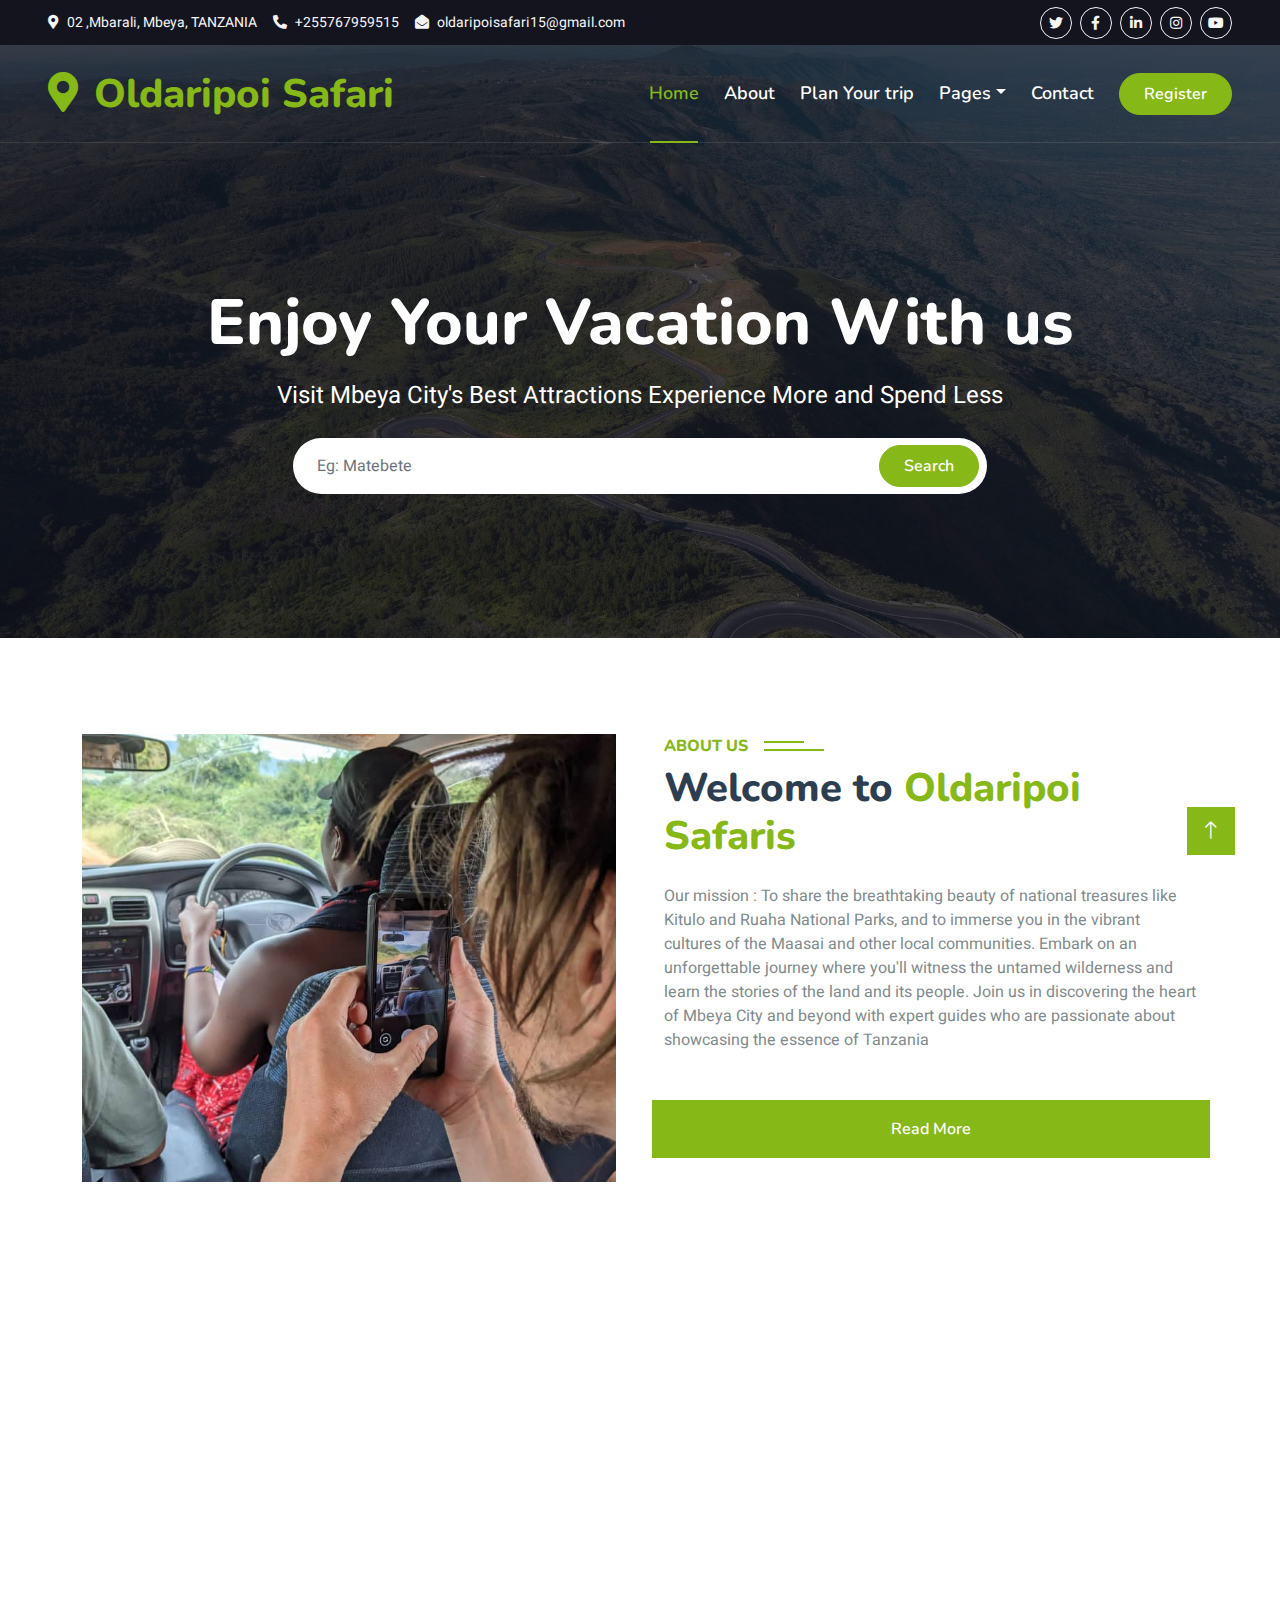
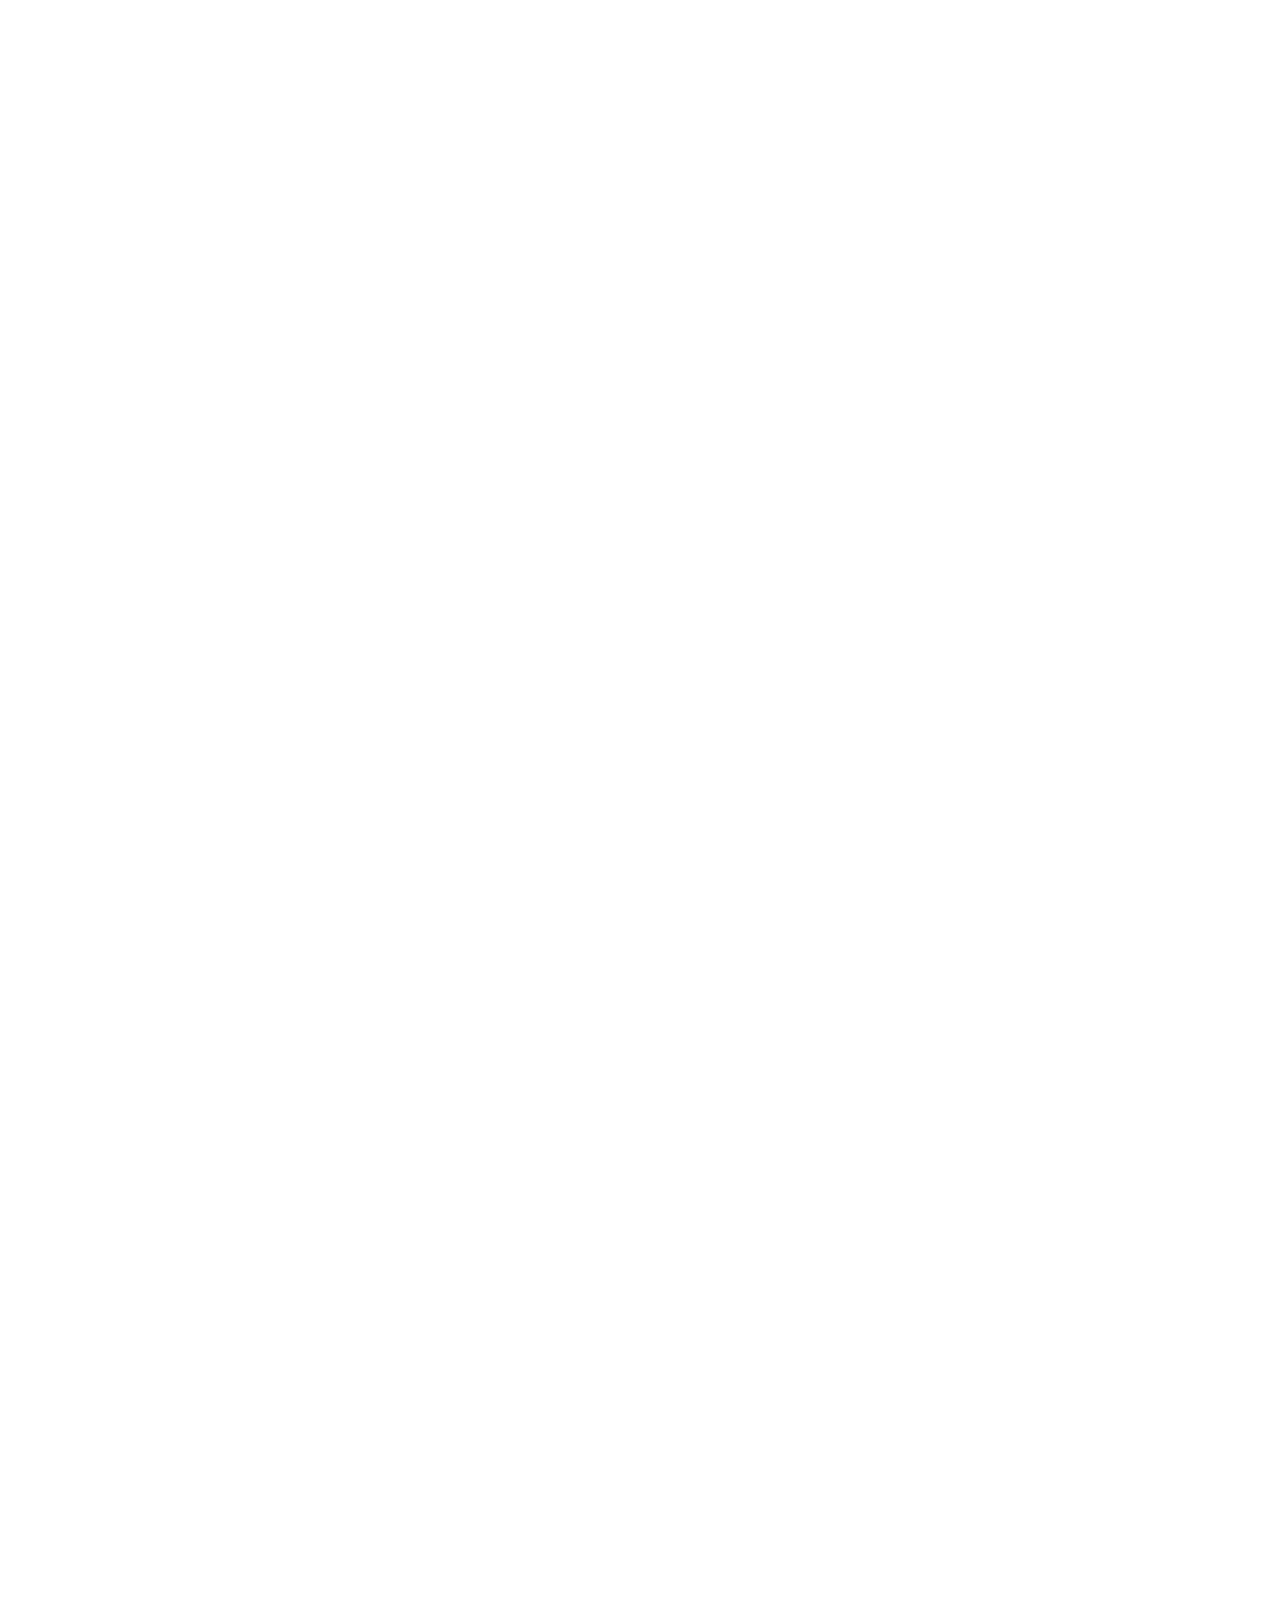
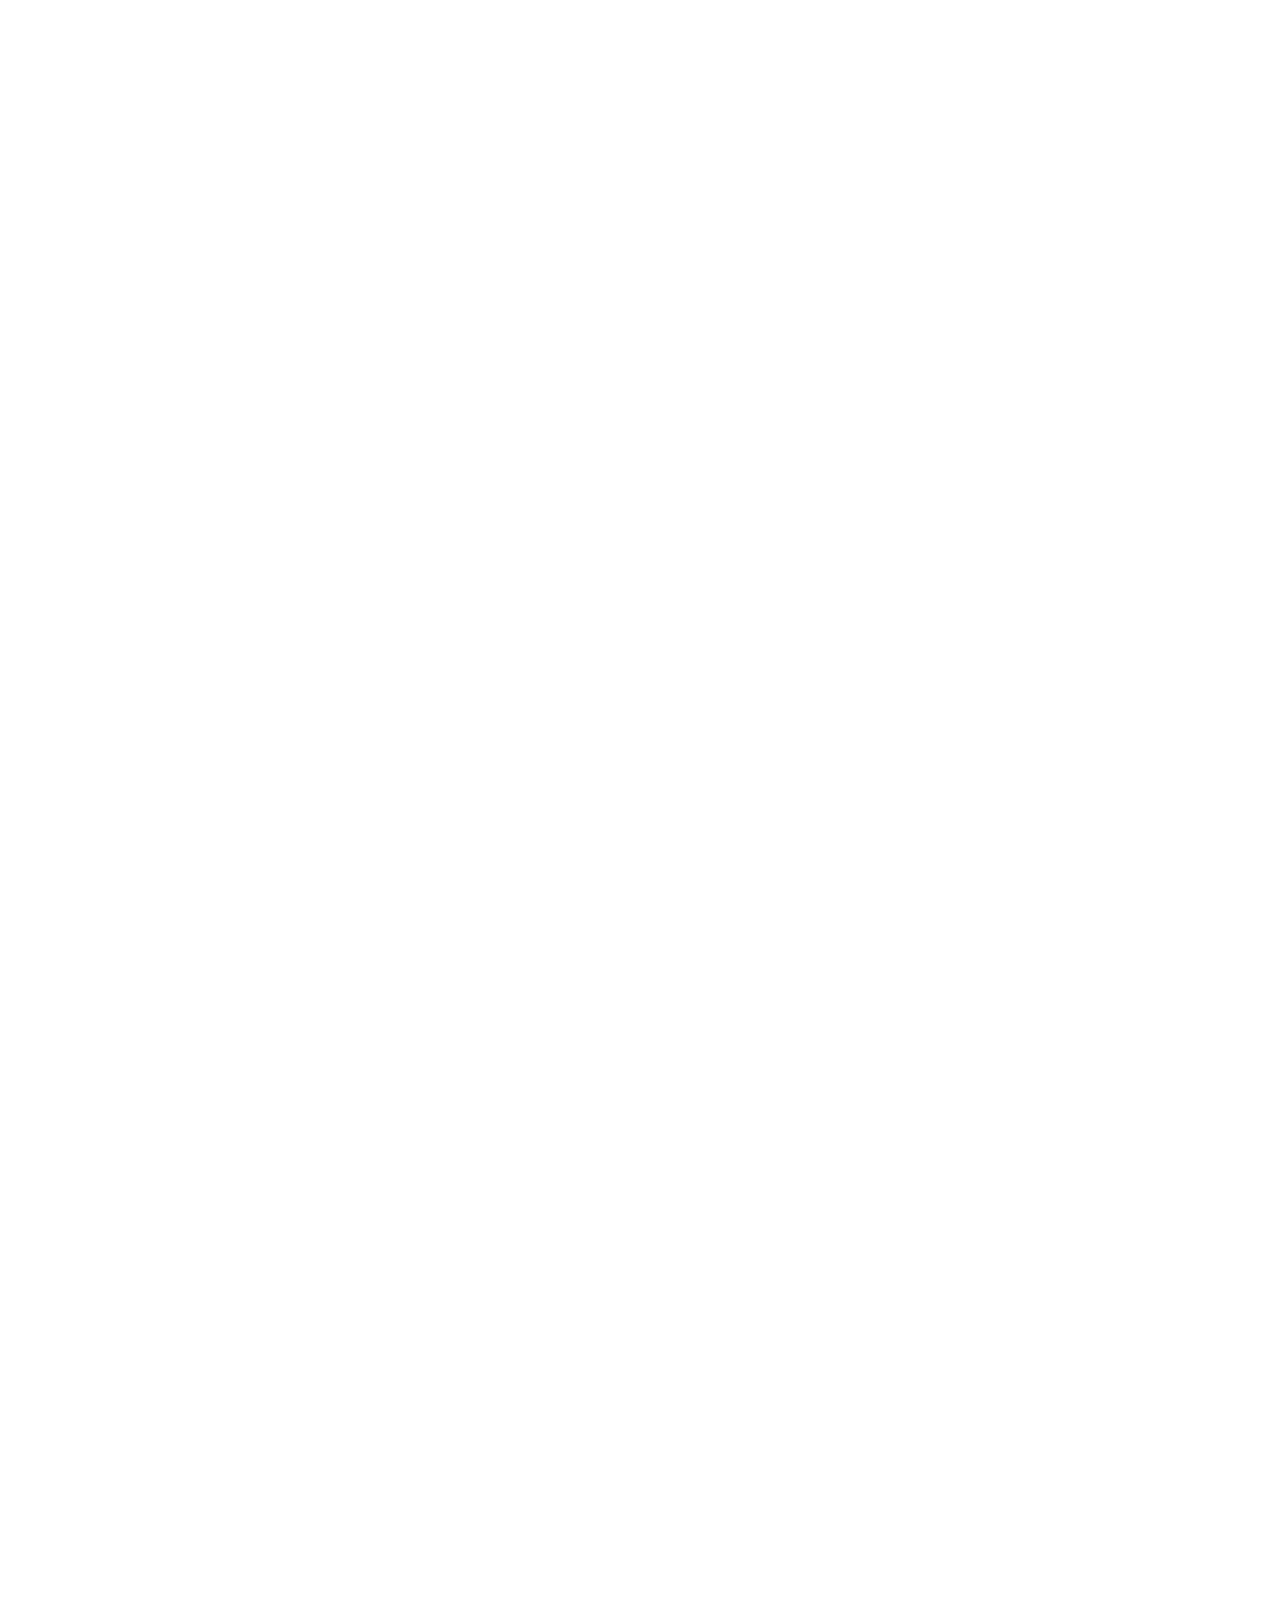
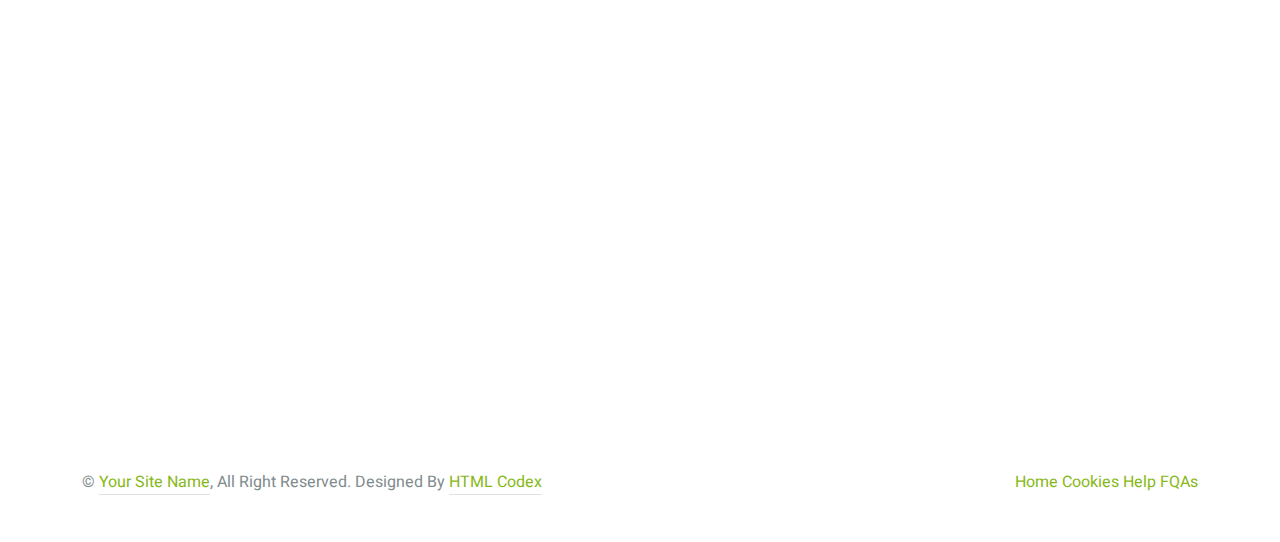
<file: index.html>
<!DOCTYPE html>
<html lang="en">

<head>
    <meta charset="utf-8">
    <title>Oldaripoi Safari Company </title>
    <meta content="width=device-width, initial-scale=1.0" name="viewport">
    <meta content="" name="keywords">
    <meta content="" name="description">

    <!-- Favicon -->
    <link href="img/favicon.ico" rel="icon">

    <!-- Google Web Fonts -->
    <link rel="preconnect" href="https://fonts.googleapis.com">
    <link rel="preconnect" href="https://fonts.gstatic.com" crossorigin>
    <link href="https://fonts.googleapis.com/css2?family=Heebo:wght@400;500;600&family=Nunito:wght@600;700;800&display=swap" rel="stylesheet">

    <!-- Icon Font Stylesheet -->
    <link href="https://cdnjs.cloudflare.com/ajax/libs/font-awesome/5.10.0/css/all.min.css" rel="stylesheet">
    <link href="https://cdn.jsdelivr.net/npm/bootstrap-icons@1.4.1/font/bootstrap-icons.css" rel="stylesheet">

    <!-- Libraries Stylesheet -->
    <link href="lib/animate/animate.min.css" rel="stylesheet">
    <link href="lib/owlcarousel/assets/owl.carousel.min.css" rel="stylesheet">
    <link href="lib/tempusdominus/css/tempusdominus-bootstrap-4.min.css" rel="stylesheet" />

    <!-- Customized Bootstrap Stylesheet -->
    <link href="css/bootstrap.min.css" rel="stylesheet">

    <!-- Template Stylesheet -->
    <link href="css/style.css" rel="stylesheet">
</head>

<body>
    <!-- Spinner Start -->
    <div id="spinner" class="show bg-white position-fixed translate-middle w-100 vh-100 top-50 start-50 d-flex align-items-center justify-content-center">
        <div class="spinner-border text-primary" style="width: 3rem; height: 3rem;" role="status">
            <span class="sr-only">Loading...</span>
        </div>
    </div>
    <!-- Spinner End -->


    <!-- Topbar Start -->
    <div class="container-fluid bg-dark px-5 d-none d-lg-block">
        <div class="row gx-0">
            <div class="col-lg-8 text-center text-lg-start mb-2 mb-lg-0">
                <div class="d-inline-flex align-items-center" style="height: 45px;">
                    <small class="me-3 text-light"><i class="fa fa-map-marker-alt me-2"></i>02 ,Mbarali, Mbeya, TANZANIA</small>
                    <small class="me-3 text-light"><i class="fa fa-phone-alt me-2"></i>+255767959515</small>
                    <small class="text-light"><i class="fa fa-envelope-open me-2"></i>oldaripoisafari15@gmail.com</small>
                </div>
            </div>
            <div class="col-lg-4 text-center text-lg-end">
                <div class="d-inline-flex align-items-center" style="height: 45px;">
                    <a class="btn btn-sm btn-outline-light btn-sm-square rounded-circle me-2" href=""><i class="fab fa-twitter fw-normal"></i></a>
                    <a class="btn btn-sm btn-outline-light btn-sm-square rounded-circle me-2" href=""><i class="fab fa-facebook-f fw-normal"></i></a>
                    <a class="btn btn-sm btn-outline-light btn-sm-square rounded-circle me-2" href=""><i class="fab fa-linkedin-in fw-normal"></i></a>
                    <a class="btn btn-sm btn-outline-light btn-sm-square rounded-circle me-2" href=""><i class="fab fa-instagram fw-normal"></i></a>
                    <a class="btn btn-sm btn-outline-light btn-sm-square rounded-circle" href=""><i class="fab fa-youtube fw-normal"></i></a>
                </div>
            </div>
        </div>
    </div>
    <!-- Topbar End -->


    <!-- Navbar & Hero Start -->
    <div class="container-fluid position-relative p-0">
        <nav class="navbar navbar-expand-lg navbar-light px-4 px-lg-5 py-3 py-lg-0">
            <a href="" class="navbar-brand p-0">
                <h1 class="text-primary m-0"><i class="fa fa-map-marker-alt me-3"></i>Oldaripoi Safari</h1>
                <!-- <img src="img/logo.png" alt="Logo"> -->
            </a>
            <button class="navbar-toggler" type="button" data-bs-toggle="collapse" data-bs-target="#navbarCollapse">
                <span class="fa fa-bars"></span>
            </button>
            <div class="collapse navbar-collapse" id="navbarCollapse">
                <div class="navbar-nav ms-auto py-0">
                    <a href="index.html" class="nav-item nav-link active">Home</a>
                    <a href="about.html" class="nav-item nav-link">About</a>
                    <a href="service.html" class="nav-item nav-link">Plan Your trip</a>
                    <div class="nav-item dropdown">
                        <a href="#" class="nav-link dropdown-toggle" data-bs-toggle="dropdown">Pages</a>
                        <div class="dropdown-menu m-0">
                            <a href="destination.html" class="dropdown-item">Destination</a>
                            <a href="booking.html" class="dropdown-item">Booking</a>
                            <a href="team.html" class="dropdown-item">Travel Guides</a>
                            <a href="testimonial.html" class="dropdown-item">Testimonial</a>
                            <a href="404.html" class="dropdown-item">404 Page</a>
                        </div>
                    </div>
                    <a href="contact.html" class="nav-item nav-link">Contact</a>
                </div>
                <a href="" class="btn btn-primary rounded-pill py-2 px-4">Register</a>
            </div>
        </nav>

        <div class="container-fluid bg-primary py-5 mb-5 hero-header">
            <div class="container py-5">
                <div class="row justify-content-center py-5">
                    <div class="col-lg-10 pt-lg-5 mt-lg-5 text-center">
                        <h1 class="display-3 text-white mb-3 animated slideInDown">Enjoy Your Vacation With us</h1>
                        <p class="fs-4 text-white mb-4 animated slideInDown">Visit Mbeya City's Best Attractions 
                            Experience More and Spend Less</p>
                        <div class="position-relative w-75 mx-auto animated slideInDown">
                            <input class="form-control border-0 rounded-pill w-100 py-3 ps-4 pe-5" type="text" placeholder="Eg: Matebete">
                            <button type="button" class="btn btn-primary rounded-pill py-2 px-4 position-absolute top-0 end-0 me-2" style="margin-top: 7px;">Search</button>
                        </div>
                    </div>
                </div>
            </div>
        </div>
    </div>
    <!-- Navbar & Hero End -->


    <!-- About Start -->
    <div class="container-xxl py-5">
        <div class="container">
            <div class="row g-5">
                <div class="col-lg-6 wow fadeInUp" data-wow-delay="0.1s" style="min-height: 400px;">
                    <div class="position-relative h-100">
                        <img class="img-fluid position-absolute w-100 h-100" src="img/lok.jpeg" alt="" style="object-fit: cover;">
                    </div>
                </div>
                <div class="col-lg-6 wow fadeInUp" data-wow-delay="0.3s">
                    <h6 class="section-title bg-white text-start text-primary pe-3">About Us</h6>
                    <h1 class="mb-4">Welcome to <span class="text-primary">Oldaripoi Safaris </span></h1>
                    <p class="mb-4">Our mission : To share the breathtaking beauty of national treasures like Kitulo and Ruaha National Parks, and to immerse you in the vibrant cultures of the Maasai and other local communities. Embark on an unforgettable journey where you'll witness the untamed wilderness and learn the stories of the land and its people. Join us in discovering the heart of Mbeya City and beyond with expert guides who are passionate about showcasing the essence of Tanzania</p>
                    <div class="row gy-2 gx-4 mb-4">
                        <div class="col-sm-6">
                            <p 
                    class="!"> </div>
                    <a class="btn btn-primary py-3 px-5 mt-2" href="about.html">Read More</a>
                </div>
            </div>
        </div>
    </div>
    <!-- About End -->


    <!-- Service Start -->
    <div class="container-xxl py-5">
        <div class="container">
            <div class="text-center wow fadeInUp" data-wow-delay="0.1s">
                <h6 class="section-title bg-white text-center text-primary px-3">Services</h6>
                <h1 class="mb-5">Our Services</h1>
            </div>
            <div class="row g-4">
                <div class="col-lg-3 col-sm-6 wow fadeInUp" data-wow-delay="0.1s">
                    <div class="service-item rounded pt-3">
                        <div class="p-4">
                            <i class="fa fa-3x fa-globe text-primary mb-4"></i>
                            <h5>WorldWide Tours</h5>
                            <p>Diam elitr kasd sed at elitr sed ipsum justo dolor sed clita amet diam</p>
                        </div>
                    </div>
                </div>
                <div class="col-lg-3 col-sm-6 wow fadeInUp" data-wow-delay="0.3s">
                    <div class="service-item rounded pt-3">
                        <div class="p-4">
                            <i class="fa fa-3x fa-hotel text-primary mb-4"></i>
                            <h5>Hotel Reservation</h5>
                            <p>Diam elitr kasd sed at elitr sed ipsum justo dolor sed clita amet diam</p>
                        </div>
                    </div>
                </div>
                <div class="col-lg-3 col-sm-6 wow fadeInUp" data-wow-delay="0.5s">
                    <div class="service-item rounded pt-3">
                        <div class="p-4">
                            <i class="fa fa-3x fa-user text-primary mb-4"></i>
                            <h5>Travel Guides</h5>
                            <p>Diam elitr kasd sed at elitr sed ipsum justo dolor sed clita amet diam</p>
                        </div>
                    </div>
                </div>
                <div class="col-lg-3 col-sm-6 wow fadeInUp" data-wow-delay="0.7s">
                    <div class="service-item rounded pt-3">
                        <div class="p-4">
                            <i class="fa fa-3x fa-cog text-primary mb-4"></i>
                            <h5>Event Management</h5>
                            <p>Diam elitr kasd sed at elitr sed ipsum justo dolor sed clita amet diam</p>
                        </div>
                    </div>
                </div>
                <div class="col-lg-3 col-sm-6 wow fadeInUp" data-wow-delay="0.1s">
                    <div class="service-item rounded pt-3">
                        <div class="p-4">
                            <i class="fa fa-3x fa-globe text-primary mb-4"></i>
                            <h5>WorldWide Tours</h5>
                            <p>Diam elitr kasd sed at elitr sed ipsum justo dolor sed clita amet diam</p>
                        </div>
                    </div>
                </div>
                <div class="col-lg-3 col-sm-6 wow fadeInUp" data-wow-delay="0.3s">
                    <div class="service-item rounded pt-3">
                        <div class="p-4">
                            <i class="fa fa-3x fa-hotel text-primary mb-4"></i>
                            <h5>Hotel Reservation</h5>
                            <p>Diam elitr kasd sed at elitr sed ipsum justo dolor sed clita amet diam</p>
                        </div>
                    </div>
                </div>
                <div class="col-lg-3 col-sm-6 wow fadeInUp" data-wow-delay="0.5s">
                    <div class="service-item rounded pt-3">
                        <div class="p-4">
                            <i class="fa fa-3x fa-user text-primary mb-4"></i>
                            <h5>Travel Guides</h5>
                            <p>Diam elitr kasd sed at elitr sed ipsum justo dolor sed clita amet diam</p>
                        </div>
                    </div>
                </div>
                <div class="col-lg-3 col-sm-6 wow fadeInUp" data-wow-delay="0.7s">
                    <div class="service-item rounded pt-3">
                        <div class="p-4">
                            <i class="fa fa-3x fa-cog text-primary mb-4"></i>
                            <h5>Event Management</h5>
                            <p>Diam elitr kasd sed at elitr sed ipsum justo dolor sed clita amet diam</p>
                        </div>
                    </div>
                </div>
            </div>
        </div>
    </div>
    <!-- Service End -->


    <!-- Destination Start -->
    <div class="container-xxl py-5 destination">
        <div class="container">
            <div class="text-center wow fadeInUp" data-wow-delay="0.1s">
                <h6 class="section-title bg-white text-center text-primary px-3">Destination</h6>
                <h1 class="mb-5">Popular Destination</h1>
            </div>
            <div class="row g-3">
                <div class="col-lg-7 col-md-6">
                    <div class="row g-3">
                        <div class="col-lg-12 col-md-12 wow zoomIn" data-wow-delay="0.1s">
                            <a class="position-relative d-block overflow-hidden" href="">
                                <img class="img-fluid" src="img/ruaha-buffalos.jpg" alt="">
                                <div class="bg-white text-primary fw-bold position-absolute bottom-0 end-0 m-3 py-1 px-2">ruaha</div>
                            </a>
                        </div>
                        <div class="col-lg-6 col-md-12 wow zoomIn" data-wow-delay="0.3s">
                            <a class="position-relative d-block overflow-hidden" href="">
                                <img class="img-fluid" src="img/kisiba-crater-lake.jpg" alt="">
                                
                                <div class="bg-white text-primary fw-bold position-absolute bottom-0 end-0 m-3 py-1 px-2">Kyela</div>
                            </a>
                        </div>
                        <div class="col-lg-6 col-md-12 wow zoomIn" data-wow-delay="0.5s">
                            <a class="position-relative d-block overflow-hidden" href="">
                                <img class="img-fluid" src="img/images.jpg" alt="">
                               
                                <div class="bg-white text-primary fw-bold position-absolute bottom-0 end-0 m-3 py-1 px-2">Kitulo</div>
                            </a>
                        </div>
                    </div>
                </div>
                <div class="col-lg-5 col-md-6 wow zoomIn" data-wow-delay="0.7s" style="min-height: 350px;">
                    <a class="position-relative d-block h-100 overflow-hidden" href="">
                        <img class="img-fluid position-absolute w-100 h-100" src="img/M3.jpeg" alt="" style="object-fit: cover;">
                       
                        <div class="bg-white text-primary fw-bold position-absolute bottom-0 end-0 m-3 py-1 px-2">madungulu</div>
                    </a>
                </div>
            </div>
        </div>
    </div>
    <!-- Destination Start -->


    <!-- Package Start -->
    <div class="container-xxl py-5">
        <div class="container">
            <div class="text-center wow fadeInUp" data-wow-delay="0.1s">
                <h6 class="section-title bg-white text-center text-primary px-3">Packages</h6>
                <h1 class="mb-5">Awesome Packages</h1>
            </div>
            <div class="row g-4 justify-content-center">
                <div class="col-lg-4 col-md-6 wow fadeInUp" data-wow-delay="0.1s">
                    <div class="package-item">
                        <div class="overflow-hidden">
                            <img class="img-fluid" src="img/lok.jpeg" alt="">
                        </div>
                        <div class="d-flex border-bottom">
                            <small class="flex-fill text-center border-end py-2"><i class="fa fa-map-marker-alt text-primary me-2"></i>Kitulo</small>
                            <small class="flex-fill text-center border-end py-2"><i class="fa fa-calendar-alt text-primary me-2"></i>2 days</small>
                            <small class="flex-fill text-center py-2"><i class="fa fa-user text-primary me-2"></i>1 person </small>
                        </div>
                        <div class="text-center p-4">
                            <h3 class="mb-0">$150.00</h3>
                            <div class="mb-3">
                                <small class="fa fa-star text-primary"></small>
                                <small class="fa fa-star text-primary"></small>
                                <small class="fa fa-star text-primary"></small>
                                <small class="fa fa-star text-primary"></small>
                                <small class="fa fa-star text-primary"></small>
                            </div>
                            <p>Tempor erat elitr rebum at clita. Diam dolor diam ipsum sit diam amet diam eos</p>
                            <div class="d-flex justify-content-center mb-2">
                                <a href="#" class="btn btn-sm btn-primary px-3 border-end" style="border-radius: 30px 0 0 30px;">Read More</a>
                                <a href="#" class="btn btn-sm btn-primary px-3" style="border-radius: 0 30px 30px 0;">Book Now</a>
                            </div>
                        </div>
                    </div>
                </div>
                <div class="col-lg-4 col-md-6 wow fadeInUp" data-wow-delay="0.3s">
                    <div class="package-item">
                        <div class="overflow-hidden">
                            <img class="img-fluid" src="img/nau.jpg" alt="">
                        </div>
                        <div class="d-flex border-bottom">
                            <small class="flex-fill text-center border-end py-2"><i class="fa fa-map-marker-alt text-primary me-2"></i>waterfalls</small>
                            <small class="flex-fill text-center border-end py-2"><i class="fa fa-calendar-alt text-primary me-2"></i>2 days</small>
                            <small class="flex-fill text-center py-2"><i class="fa fa-user text-primary me-2"></i>2 People</small>
                        </div>
                        <div class="text-center p-4">
                            <h3 class="mb-0">$139.00</h3>
                            <div class="mb-3">
                                <small class="fa fa-star text-primary"></small>
                                <small class="fa fa-star text-primary"></small>
                                <small class="fa fa-star text-primary"></small>
                                <small class="fa fa-star text-primary"></small>
                                <small class="fa fa-star text-primary"></small>
                            </div>
                            <p>Tempor erat elitr rebum at clita. Diam dolor diam ipsum sit diam amet diam eos</p>
                            <div class="d-flex justify-content-center mb-2">
                                <a href="#" class="btn btn-sm btn-primary px-3 border-end" style="border-radius: 30px 0 0 30px;">Read More</a>
                                <a href="#" class="btn btn-sm btn-primary px-3" style="border-radius: 0 30px 30px 0;">Book Now</a>
                            </div>
                        </div>
                    </div>
                </div>
                <div class="col-lg-4 col-md-6 wow fadeInUp" data-wow-delay="0.5s">
                    <div class="package-item">
                        <div class="overflow-hidden">
                            <img class="img-fluid" src="img/sddefault.jpg" alt="">
                        </div>
                        <div class="d-flex border-bottom">
                            <small class="flex-fill text-center border-end py-2"><i class="fa fa-map-marker-alt text-primary me-2"></i>Chunya</small>
                            <small class="flex-fill text-center border-end py-2"><i class="fa fa-calendar-alt text-primary me-2"></i>3 days</small>
                            <small class="flex-fill text-center py-2"><i class="fa fa-user text-primary me-2"></i>2 People</small>
                        </div>
                        <div class="text-center p-4">
                            <h3 class="mb-0">$189.00</h3>
                            <div class="mb-3">
                                <small class="fa fa-star text-primary"></small>
                                <small class="fa fa-star text-primary"></small>
                                <small class="fa fa-star text-primary"></small>
                                <small class="fa fa-star text-primary"></small>
                                <small class="fa fa-star text-primary"></small>
                            </div>
                            <p>Tempor erat elitr rebum at clita. Diam dolor diam ipsum sit diam amet diam eos</p>
                            <div class="d-flex justify-content-center mb-2">
                                <a href="#" class="btn btn-sm btn-primary px-3 border-end" style="border-radius: 30px 0 0 30px;">Read More</a>
                                <a href="#" class="btn btn-sm btn-primary px-3" style="border-radius: 0 30px 30px 0;">Book Now</a>
                            </div>
                        </div>
                    </div>
                </div>
            </div>
        </div>
    </div>
    <!-- Package End -->


    <!-- Booking Start -->
    <div class="container-xxl py-5 wow fadeInUp" data-wow-delay="0.1s">
        <div class="container">
            <div class="booking p-5">
                <div class="row g-5 align-items-center">
                    <div class="col-md-6 text-white">
                        <h6 class="text-white text-uppercase">Booking</h6>
                        <h1 class="text-white mb-4">Online Booking</h1>
                        <p class="mb-4">Discover the world with ease and convenience through our Oldaripoi online booking platform. We make travel dreams come true by offering a seamless,"</p>
                        <p class="mb-4"> user-friendly interface that allows you to plan and book your dream vacations with just a few clicks. Explore a wide range of destinations, accommodations, and activities, all at your fingertips. With our platform, your next adventure is just a few moments away. Start planning your unforgettable journey today!</p>
                        <a class="btn btn-outline-light py-3 px-5 mt-2" href="">Read More</a>
                    </div>
                    <div class="col-md-6">
                        <h1 class="text-white mb-4">Book A Tour</h1>
                        <form>
                            <div class="row g-3">
                                <div class="col-md-6">
                                    <div class="form-floating">
                                        <input type="text" class="form-control bg-transparent" id="name" placeholder="Your Name">
                                        <label for="name">Your Name</label>
                                    </div>
                                </div>
                                <div class="col-md-6">
                                    <div class="form-floating">
                                        <input type="email" class="form-control bg-transparent" id="email" placeholder="Your Email">
                                        <label for="email">Your Email</label>
                                    </div>
                                </div>
                                <div class="col-md-6">
                                    <div class="form-floating date" id="date3" data-target-input="nearest">
                                        <input type="text" class="form-control bg-transparent datetimepicker-input" id="datetime" placeholder="Date & Time" data-target="#date3" data-toggle="datetimepicker" />
                                        <label for="datetime">Date & Time</label>
                                    </div>
                                </div>
                                <div class="col-md-6">
                                    <div class="form-floating">
                                        <select class="form-select bg-transparent" id="select1">
                                            <option value="1">Destination 1</option>
                                            <option value="2">Destination 2</option>
                                            <option value="3">Destination 3</option>
                                        </select>
                                        <label for="select1">Destination</label>
                                    </div>
                                </div>
                                <div class="col-12">
                                    <div class="form-floating">
                                        <textarea class="form-control bg-transparent" placeholder="Special Request" id="message" style="height: 100px"></textarea>
                                        <label for="message">Special Request</label>
                                    </div>
                                </div>
                                <div class="col-12">
                                    <button class="btn btn-outline-light w-100 py-3" type="submit">Book Now</button>
                                </div>
                            </div>
                        </form>
                    </div>
                </div>
            </div>
        </div>
    </div>
    <!-- Booking Start -->


    <!-- Process Start -->
    <div class="container-xxl py-5">
        <div class="container">
            <div class="text-center pb-4 wow fadeInUp" data-wow-delay="0.1s">
                <h6 class="section-title bg-white text-center text-primary px-3">Process</h6>
                <h1 class="mb-5">3 Easy Steps</h1>
            </div>
            <div class="row gy-5 gx-4 justify-content-center">
                <div class="col-lg-4 col-sm-6 text-center pt-4 wow fadeInUp" data-wow-delay="0.1s">
                    <div class="position-relative border border-primary pt-5 pb-4 px-4">
                        <div class="d-inline-flex align-items-center justify-content-center bg-primary rounded-circle position-absolute top-0 start-50 translate-middle shadow" style="width: 100px; height: 100px;">
                            <i class="fa fa-globe fa-3x text-white"></i>
                        </div>
                        <h5 class="mt-4">Choose A Destination</h5>
                        <hr class="w-25 mx-auto bg-primary mb-1">
                        <hr class="w-50 mx-auto bg-primary mt-0">
                        <p class="mb-0">Pick Your Dream Destination: Explore a world of possibilities by selecting from our range of destinations, each offering a unique adventure waiting for you.</p>
                    </div>
                </div>
                <div class="col-lg-4 col-sm-6 text-center pt-4 wow fadeInUp" data-wow-delay="0.3s">
                    <div class="position-relative border border-primary pt-5 pb-4 px-4">
                        <div class="d-inline-flex align-items-center justify-content-center bg-primary rounded-circle position-absolute top-0 start-50 translate-middle shadow" style="width: 100px; height: 100px;">
                            <i class="fa fa-dollar-sign fa-3x text-white"></i>
                        </div>
                        <h5 class="mt-4">Pay Online</h5>
                        <hr class="w-25 mx-auto bg-primary mb-1">
                        <hr class="w-50 mx-auto bg-primary mt-0">
                        <p class="mb-0">Payment Made Easy: Simplify your booking experience with our online payment option, or choose manual payment for added flexibility</p>
                    </div>
                </div>
                <div class="col-lg-4 col-sm-6 text-center pt-4 wow fadeInUp" data-wow-delay="0.5s">
                    <div class="position-relative border border-primary pt-5 pb-4 px-4">
                        <div class="d-inline-flex align-items-center justify-content-center bg-primary rounded-circle position-absolute top-0 start-50 translate-middle shadow" style="width: 100px; height: 100px;">
                            <i class="fa fa-plane fa-3x text-white"></i>
                        </div>
                        <h5 class="mt-4">Fly Today</h5>
                        <hr class="w-25 mx-auto bg-primary mb-1">
                        <hr class="w-50 mx-auto bg-primary mt-0">
                        <p class="mb-0">Start Your Adventure Now: Book your flight and embark on your next adventure today</p>
                    </div>
                </div>
            </div>
        </div>
    </div>
    <!-- Process Start -->



    <!-- Testimonial Start -->
    <!--<div class="container-xxl py-5 wow fadeInUp" data-wow-delay="0.1s">
        <div class="container">
            <div class="text-center">
                <h6 class="section-title bg-white text-center text-primary px-3">Testimonial</h6>
                <h1 class="mb-5">Our Clients Say!!!</h1>
            </div>
            <div class="owl-carousel testimonial-carousel position-relative">
                <div class="testimonial-item bg-white text-center border p-4">
                    <img class="bg-white rounded-circle shadow p-1 mx-auto mb-3" src="img/testimonial-1.jpg" style="width: 80px; height: 80px;">
                    <h5 class="mb-0">John Doe</h5>
                    <p>New York, USA</p>
                    <p class="mb-0">Tempor erat elitr rebum at clita. Diam dolor diam ipsum sit diam amet diam et eos. Clita erat ipsum et lorem et sit.</p>
                </div>
                <div class="testimonial-item bg-white text-center border p-4">
                    <img class="bg-white rounded-circle shadow p-1 mx-auto mb-3" src="img/testimonial-2.jpg" style="width: 80px; height: 80px;">
                    <h5 class="mb-0">John Doe</h5>
                    <p>New York, USA</p>
                    <p class="mt-2 mb-0">Tempor erat elitr rebum at clita. Diam dolor diam ipsum sit diam amet diam et eos. Clita erat ipsum et lorem et sit.</p>
                </div>
                <div class="testimonial-item bg-white text-center border p-4">
                    <img class="bg-white rounded-circle shadow p-1 mx-auto mb-3" src="img/testimonial-3.jpg" style="width: 80px; height: 80px;">
                    <h5 class="mb-0">John Doe</h5>
                    <p>New York, USA</p>
                    <p class="mt-2 mb-0">Tempor erat elitr rebum at clita. Diam dolor diam ipsum sit diam amet diam et eos. Clita erat ipsum et lorem et sit.</p>
                </div>
                <div class="testimonial-item bg-white text-center border p-4">
                    <img class="bg-white rounded-circle shadow p-1 mx-auto mb-3" src="img/testimonial-4.jpg" style="width: 80px; height: 80px;">
                    <h5 class="mb-0">John Doe</h5>
                    <p>New York, USA</p>
                    <p class="mt-2 mb-0">Tempor erat elitr rebum at clita. Diam dolor diam ipsum sit diam amet diam et eos. Clita erat ipsum et lorem et sit.</p>
                </div>
            </div>
        </div>
    </div>
    <!-- Testimonial End --> 
        

    <!-- Footer Start -->
    <div class="container-fluid bg-dark text-light footer pt-5 mt-5 wow fadeIn" data-wow-delay="0.1s">
        <div class="container py-5">
            <div class="row g-5">
                <div class="col-lg-3 col-md-6">
                    <h4 class="text-white mb-3">Company</h4>
                    <a class="btn btn-link" href="">About Us</a>
                    <a class="btn btn-link" href="">Contact Us</a>
                    <a class="btn btn-link" href="">Privacy Policy</a>
                    <a class="btn btn-link" href="">Terms & Condition</a>
                    <a class="btn btn-link" href="">FAQs & Help</a>
                </div>
                <div class="col-lg-3 col-md-6">
                    <h4 class="text-white mb-3">Contact</h4>
                    <p class="mb-2"><i class="fa fa-map-marker-alt me-3"></i>02,Mbarali,Mbeya,TANZANIA</p>
                    <p class="mb-2"><i class="fa fa-phone-alt me-3"></i>+255767959515</p>
                    <p class="mb-2"><i class="fa fa-envelope me-3"></i>oldaripoisafari15@gmail.com</p>
                    <div class="d-flex pt-2">
                        <a class="btn btn-outline-light btn-social" href=""><i class="fab fa-twitter"></i></a>
                        <a class="btn btn-outline-light btn-social" href=""><i class="fab fa-facebook-f"></i></a>
                        <a class="btn btn-outline-light btn-social" href=""><i class="fab fa-youtube"></i></a>
                        <a class="btn btn-outline-light btn-social" href=""><i class="fab fa-linkedin-in"></i></a>
                    </div>
                </div>
                <div class="col-lg-3 col-md-6">
                    <h4 class="text-white mb-3">Gallery</h4>
                    <div class="row g-2 pt-2">
                        <div class="col-4">
                            <img class="img-fluid bg-light p-1" src="img/mbeya2.jpg" alt="">
                        </div>
                        <div class="col-4">
                            <img class="img-fluid bg-light p-1" src="img/nn.jpeg" alt="">
                        </div>
                        <div class="col-4">
                            <img class="img-fluid bg-light p-1" src="img/mbeya.jpg" alt="">
                        </div>
                        <div class="col-4">
                            <img class="img-fluid bg-light p-1" src="img/images.jpeg" alt="">
                        </div>
                        <div class="col-4">
                            <img class="img-fluid bg-light p-1" src="img/Mikumi.jpg" alt="">
                        </div>
                        <div class="col-4">
                            <img class="img-fluid bg-light p-1" src="img/thumb_740_800x420_0_0_auto.jpg" alt="">
                        </div>
                    </div>
                </div>
              
                </div>
            </div>
        </div>
        <div class="container">
            <div class="copyright">
                <div class="row">
                    <div class="col-md-6 text-center text-md-start mb-3 mb-md-0">
                        &copy; <a class="border-bottom" href="#">Your Site Name</a>, All Right Reserved.

                        <!--/*** This template is free as long as you keep the footer author’s credit link/attribution link/backlink. If you'd like to use the template without the footer author’s credit link/attribution link/backlink, you can purchase the Credit Removal License from "https://htmlcodex.com/credit-removal". Thank you for your support. ***/-->
                        Designed By <a class="border-bottom" href="https://htmlcodex.com">HTML Codex</a>
                    </div>
                    <div class="col-md-6 text-center text-md-end">
                        <div class="footer-menu">
                            <a href="">Home</a>
                            <a href="">Cookies</a>
                            <a href="">Help</a>
                            <a href="">FQAs</a>
                        </div>
                    </div>
                </div>
            </div>
        </div>
    </div>
    <!-- Footer End -->


    <!-- Back to Top -->
    <a href="#" class="btn btn-lg btn-primary btn-lg-square back-to-top"><i class="bi bi-arrow-up"></i></a>


    <!-- JavaScript Libraries -->
    <script src="https://code.jquery.com/jquery-3.4.1.min.js"></script>
    <script src="https://cdn.jsdelivr.net/npm/bootstrap@5.0.0/dist/js/bootstrap.bundle.min.js"></script>
    <script src="lib/wow/wow.min.js"></script>
    <script src="lib/easing/easing.min.js"></script>
    <script src="lib/waypoints/waypoints.min.js"></script>
    <script src="lib/owlcarousel/owl.carousel.min.js"></script>
    <script src="lib/tempusdominus/js/moment.min.js"></script>
    <script src="lib/tempusdominus/js/moment-timezone.min.js"></script>
    <script src="lib/tempusdominus/js/tempusdominus-bootstrap-4.min.js"></script>

    <!-- Template Javascript -->
    <script src="js/main.js"></script>
</body>

</html>
</file>
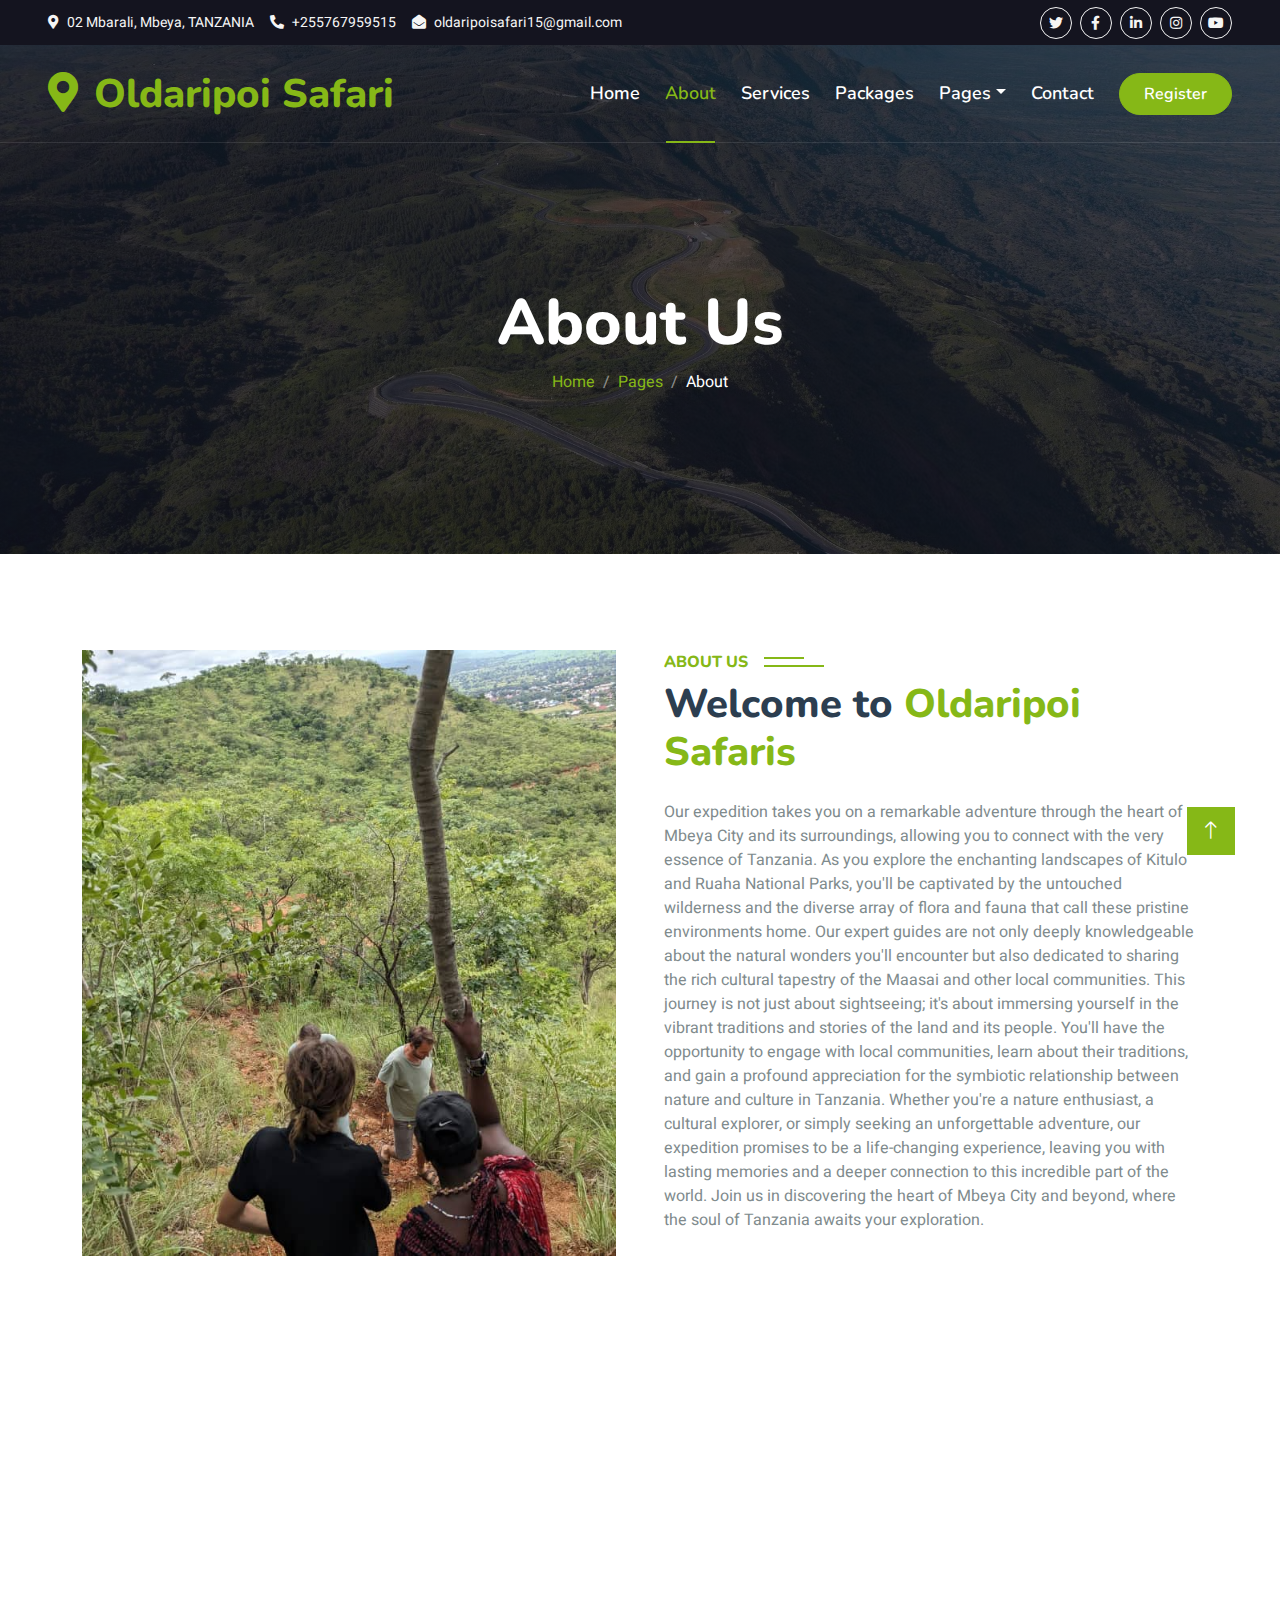
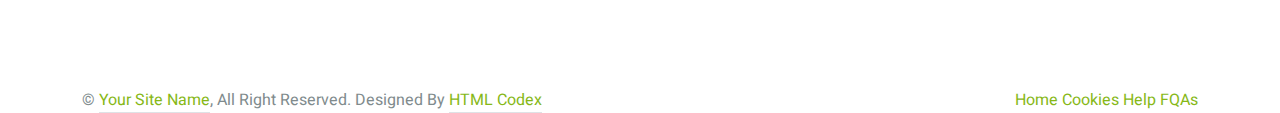
<file: about.html>
<!DOCTYPE html>
<html lang="en">

<head>
    <meta charset="utf-8">
    <title>Tourist - Travel Agency HTML Template</title>
    <meta content="width=device-width, initial-scale=1.0" name="viewport">
    <meta content="" name="keywords">
    <meta content="" name="description">

    <!-- Favicon -->
    <link href="img/favicon.ico" rel="icon">

    <!-- Google Web Fonts -->
    <link rel="preconnect" href="https://fonts.googleapis.com">
    <link rel="preconnect" href="https://fonts.gstatic.com" crossorigin>
    <link href="https://fonts.googleapis.com/css2?family=Heebo:wght@400;500;600&family=Nunito:wght@600;700;800&display=swap" rel="stylesheet">

    <!-- Icon Font Stylesheet -->
    <link href="https://cdnjs.cloudflare.com/ajax/libs/font-awesome/5.10.0/css/all.min.css" rel="stylesheet">
    <link href="https://cdn.jsdelivr.net/npm/bootstrap-icons@1.4.1/font/bootstrap-icons.css" rel="stylesheet">

    <!-- Libraries Stylesheet -->
    <link href="lib/animate/animate.min.css" rel="stylesheet">
    <link href="lib/owlcarousel/assets/owl.carousel.min.css" rel="stylesheet">
    <link href="lib/tempusdominus/css/tempusdominus-bootstrap-4.min.css" rel="stylesheet" />

    <!-- Customized Bootstrap Stylesheet -->
    <link href="css/bootstrap.min.css" rel="stylesheet">

    <!-- Template Stylesheet -->
    <link href="css/style.css" rel="stylesheet">
</head>

<body>
    <!-- Spinner Start -->
    <div id="spinner" class="show bg-white position-fixed translate-middle w-100 vh-100 top-50 start-50 d-flex align-items-center justify-content-center">
        <div class="spinner-border text-primary" style="width: 3rem; height: 3rem;" role="status">
            <span class="sr-only">Loading...</span>
        </div>
    </div>
    <!-- Spinner End -->


    <!-- Topbar Start -->
    <div class="container-fluid bg-dark px-5 d-none d-lg-block">
        <div class="row gx-0">
            <div class="col-lg-8 text-center text-lg-start mb-2 mb-lg-0">
                <div class="d-inline-flex align-items-center" style="height: 45px;">
                    <small class="me-3 text-light"><i class="fa fa-map-marker-alt me-2"></i>02 Mbarali, Mbeya, TANZANIA</small>
                    <small class="me-3 text-light"><i class="fa fa-phone-alt me-2"></i>+255767959515</small>
                    <small class="text-light"><i class="fa fa-envelope-open me-2"></i>oldaripoisafari15@gmail.com</small>
                </div>
            </div>
            <div class="col-lg-4 text-center text-lg-end">
                <div class="d-inline-flex align-items-center" style="height: 45px;">
                    <a class="btn btn-sm btn-outline-light btn-sm-square rounded-circle me-2" href=""><i class="fab fa-twitter fw-normal"></i></a>
                    <a class="btn btn-sm btn-outline-light btn-sm-square rounded-circle me-2" href=""><i class="fab fa-facebook-f fw-normal"></i></a>
                    <a class="btn btn-sm btn-outline-light btn-sm-square rounded-circle me-2" href=""><i class="fab fa-linkedin-in fw-normal"></i></a>
                    <a class="btn btn-sm btn-outline-light btn-sm-square rounded-circle me-2" href=""><i class="fab fa-instagram fw-normal"></i></a>
                    <a class="btn btn-sm btn-outline-light btn-sm-square rounded-circle" href=""><i class="fab fa-youtube fw-normal"></i></a>
                </div>
            </div>
        </div>
    </div>
    <!-- Topbar End -->


    <!-- Navbar & Hero Start -->
    <div class="container-fluid position-relative p-0">
        <nav class="navbar navbar-expand-lg navbar-light px-4 px-lg-5 py-3 py-lg-0">
            <a href="" class="navbar-brand p-0">
                <h1 class="text-primary m-0"><i class="fa fa-map-marker-alt me-3"></i>Oldaripoi Safari</h1>
                <!-- <img src="img/logo.png" alt="Logo"> -->
            </a>
            <button class="navbar-toggler" type="button" data-bs-toggle="collapse" data-bs-target="#navbarCollapse">
                <span class="fa fa-bars"></span>
            </button>
            <div class="collapse navbar-collapse" id="navbarCollapse">
                <div class="navbar-nav ms-auto py-0">
                    <a href="index.html" class="nav-item nav-link">Home</a>
                    <a href="about.html" class="nav-item nav-link active">About</a>
                    <a href="service.html" class="nav-item nav-link">Services</a>
                    <a href="package.html" class="nav-item nav-link">Packages</a>
                    <div class="nav-item dropdown">
                        <a href="#" class="nav-link dropdown-toggle" data-bs-toggle="dropdown">Pages</a>
                        <div class="dropdown-menu m-0">
                            <a href="destination.html" class="dropdown-item">Destination</a>
                            <a href="booking.html" class="dropdown-item">Booking</a>
                            <a href="team.html" class="dropdown-item">Travel Guides</a>
                            <a href="testimonial.html" class="dropdown-item">Testimonial</a>
                            <a href="404.html" class="dropdown-item">404 Page</a>
                        </div>
                    </div>
                    <a href="contact.html" class="nav-item nav-link">Contact</a>
                </div>
                <a href="" class="btn btn-primary rounded-pill py-2 px-4">Register</a>
            </div>
        </nav>

        <div class="container-fluid bg-primary py-5 mb-5 hero-header">
            <div class="container py-5">
                <div class="row justify-content-center py-5">
                    <div class="col-lg-10 pt-lg-5 mt-lg-5 text-center">
                        <h1 class="display-3 text-white animated slideInDown">About Us</h1>
                        <nav aria-label="breadcrumb">
                            <ol class="breadcrumb justify-content-center">
                                <li class="breadcrumb-item"><a href="#">Home</a></li>
                                <li class="breadcrumb-item"><a href="#">Pages</a></li>
                                <li class="breadcrumb-item text-white active" aria-current="page">About</li>
                            </ol>
                        </nav>
                    </div>
                </div>
            </div>
        </div>
    </div>
    <!-- Navbar & Hero End -->


    <!-- About Start -->
    <div class="container-xxl py-5">
        <div class="container">
            <div class="row g-5">
                <div class="col-lg-6 wow fadeInUp" data-wow-delay="0.1s" style="min-height: 400px;">
                    <div class="position-relative h-100">
                        <img class="img-fluid position-absolute w-100 h-100" src="img/NN (2).jpeg" alt="" style="object-fit: cover;">
                    </div>
                </div>
                <div class="col-lg-6 wow fadeInUp" data-wow-delay="0.3s">
                    <h6 class="section-title bg-white text-start text-primary pe-3">About Us</h6>
                    <h1 class="mb-4">Welcome to <span class="text-primary">Oldaripoi Safaris </span></h1>
                    <p class="mb-4">Our expedition takes you on a remarkable adventure through the heart of Mbeya City and its surroundings, allowing you to connect with the very essence of Tanzania. As you explore the enchanting landscapes of Kitulo and Ruaha National Parks, you'll be captivated by the untouched wilderness and the diverse array of flora and fauna that call these pristine environments home. Our expert guides are not only deeply knowledgeable about the natural wonders you'll encounter but also dedicated to sharing the rich cultural tapestry of the Maasai and other local communities.

                        This journey is not just about sightseeing; it's about immersing yourself in the vibrant traditions and stories of the land and its people. You'll have the opportunity to engage with local communities, learn about their traditions, and gain a profound appreciation for the symbiotic relationship between nature and culture in Tanzania. Whether you're a nature enthusiast, a cultural explorer, or simply seeking an unforgettable adventure, our expedition promises to be a life-changing experience, leaving you with lasting memories and a deeper connection to this incredible part of the world. Join us in discovering the heart of Mbeya City and beyond, where the soul of Tanzania awaits your exploration.
                        </p>
                   
                </div>
            </div>
        </div>
    </div>
    <!-- About End -->
    

    <!-- Footer Start -->
    <div class="container-fluid bg-dark text-light footer pt-5 mt-5 wow fadeIn" data-wow-delay="0.1s">
        <div class="container py-5">
            <div class="row g-5">
                <div class="col-lg-3 col-md-6">
                    <h4 class="text-white mb-3">Company</h4>
                    <a class="btn btn-link" href="">About Us</a>
                    <a class="btn btn-link" href="">Contact Us</a>
                    <a class="btn btn-link" href="">Privacy Policy</a>
                    <a class="btn btn-link" href="">Terms & Condition</a>
                    <a class="btn btn-link" href="">FAQs & Help</a>
                </div>
                <div class="col-lg-3 col-md-6">
                    <h4 class="text-white mb-3">Contact</h4>
                    <p class="mb-2"><i class="fa fa-map-marker-alt me-3"></i>02 Mbarali, Mbeya, TANZANIA</p>
                    <p class="mb-2"><i class="fa fa-phone-alt me-3"></i>+255767959515</p>
                    <p class="mb-2"><i class="fa fa-envelope me-3"></i>oldaripoisafari15@gmail.com</p>
                    <div class="d-flex pt-2">
                        <a class="btn btn-outline-light btn-social" href=""><i class="fab fa-twitter"></i></a>
                        <a class="btn btn-outline-light btn-social" href=""><i class="fab fa-facebook-f"></i></a>
                        <a class="btn btn-outline-light btn-social" href=""><i class="fab fa-youtube"></i></a>
                        <a class="btn btn-outline-light btn-social" href=""><i class="fab fa-linkedin-in"></i></a>
                    </div>
                </div>
                <div class="col-lg-3 col-md-6">
                    <h4 class="text-white mb-3">Gallery</h4>
                    <div class="row g-2 pt-2">
                        <div class="col-4">
                            <img class="img-fluid bg-light p-1" src="img/mbeya2.jpg" alt="">
                        </div>
                        <div class="col-4">
                            <img class="img-fluid bg-light p-1" src="img/nn.jpeg" alt="">
                        </div>
                        <div class="col-4">
                            <img class="img-fluid bg-light p-1" src="img/mbeya.jpg" alt="">
                        </div>
                        <div class="col-4">
                            <img class="img-fluid bg-light p-1" src="img/images.jpeg" alt="">
                        </div>
                        <div class="col-4">
                            <img class="img-fluid bg-light p-1" src="img/Mikumi.jpg" alt="">
                        </div>
                        <div class="col-4">
                            <img class="img-fluid bg-light p-1" src="img/thumb_740_800x420_0_0_auto.jpg" alt="">
                        </div>
                    </div>
                </div>
               
                </div>
            </div>
        </div>
        <div class="container">
            <div class="copyright">
                <div class="row">
                    <div class="col-md-6 text-center text-md-start mb-3 mb-md-0">
                        &copy; <a class="border-bottom" href="#">Your Site Name</a>, All Right Reserved.

                        <!--/*** This template is free as long as you keep the footer author’s credit link/attribution link/backlink. If you'd like to use the template without the footer author’s credit link/attribution link/backlink, you can purchase the Credit Removal License from "https://htmlcodex.com/credit-removal". Thank you for your support. ***/-->
                        Designed By <a class="border-bottom" href="https://htmlcodex.com">HTML Codex</a>
                    </div>
                    <div class="col-md-6 text-center text-md-end">
                        <div class="footer-menu">
                            <a href="">Home</a>
                            <a href="">Cookies</a>
                            <a href="">Help</a>
                            <a href="">FQAs</a>
                        </div>
                    </div>
                </div>
            </div>
        </div>
    </div>
    <!-- Footer End -->


    <!-- Back to Top -->
    <a href="#" class="btn btn-lg btn-primary btn-lg-square back-to-top"><i class="bi bi-arrow-up"></i></a>


    <!-- JavaScript Libraries -->
    <script src="https://code.jquery.com/jquery-3.4.1.min.js"></script>
    <script src="https://cdn.jsdelivr.net/npm/bootstrap@5.0.0/dist/js/bootstrap.bundle.min.js"></script>
    <script src="lib/wow/wow.min.js"></script>
    <script src="lib/easing/easing.min.js"></script>
    <script src="lib/waypoints/waypoints.min.js"></script>
    <script src="lib/owlcarousel/owl.carousel.min.js"></script>
    <script src="lib/tempusdominus/js/moment.min.js"></script>
    <script src="lib/tempusdominus/js/moment-timezone.min.js"></script>
    <script src="lib/tempusdominus/js/tempusdominus-bootstrap-4.min.js"></script>

    <!-- Template Javascript -->
    <script src="js/main.js"></script>
</body>

</html>
</file>
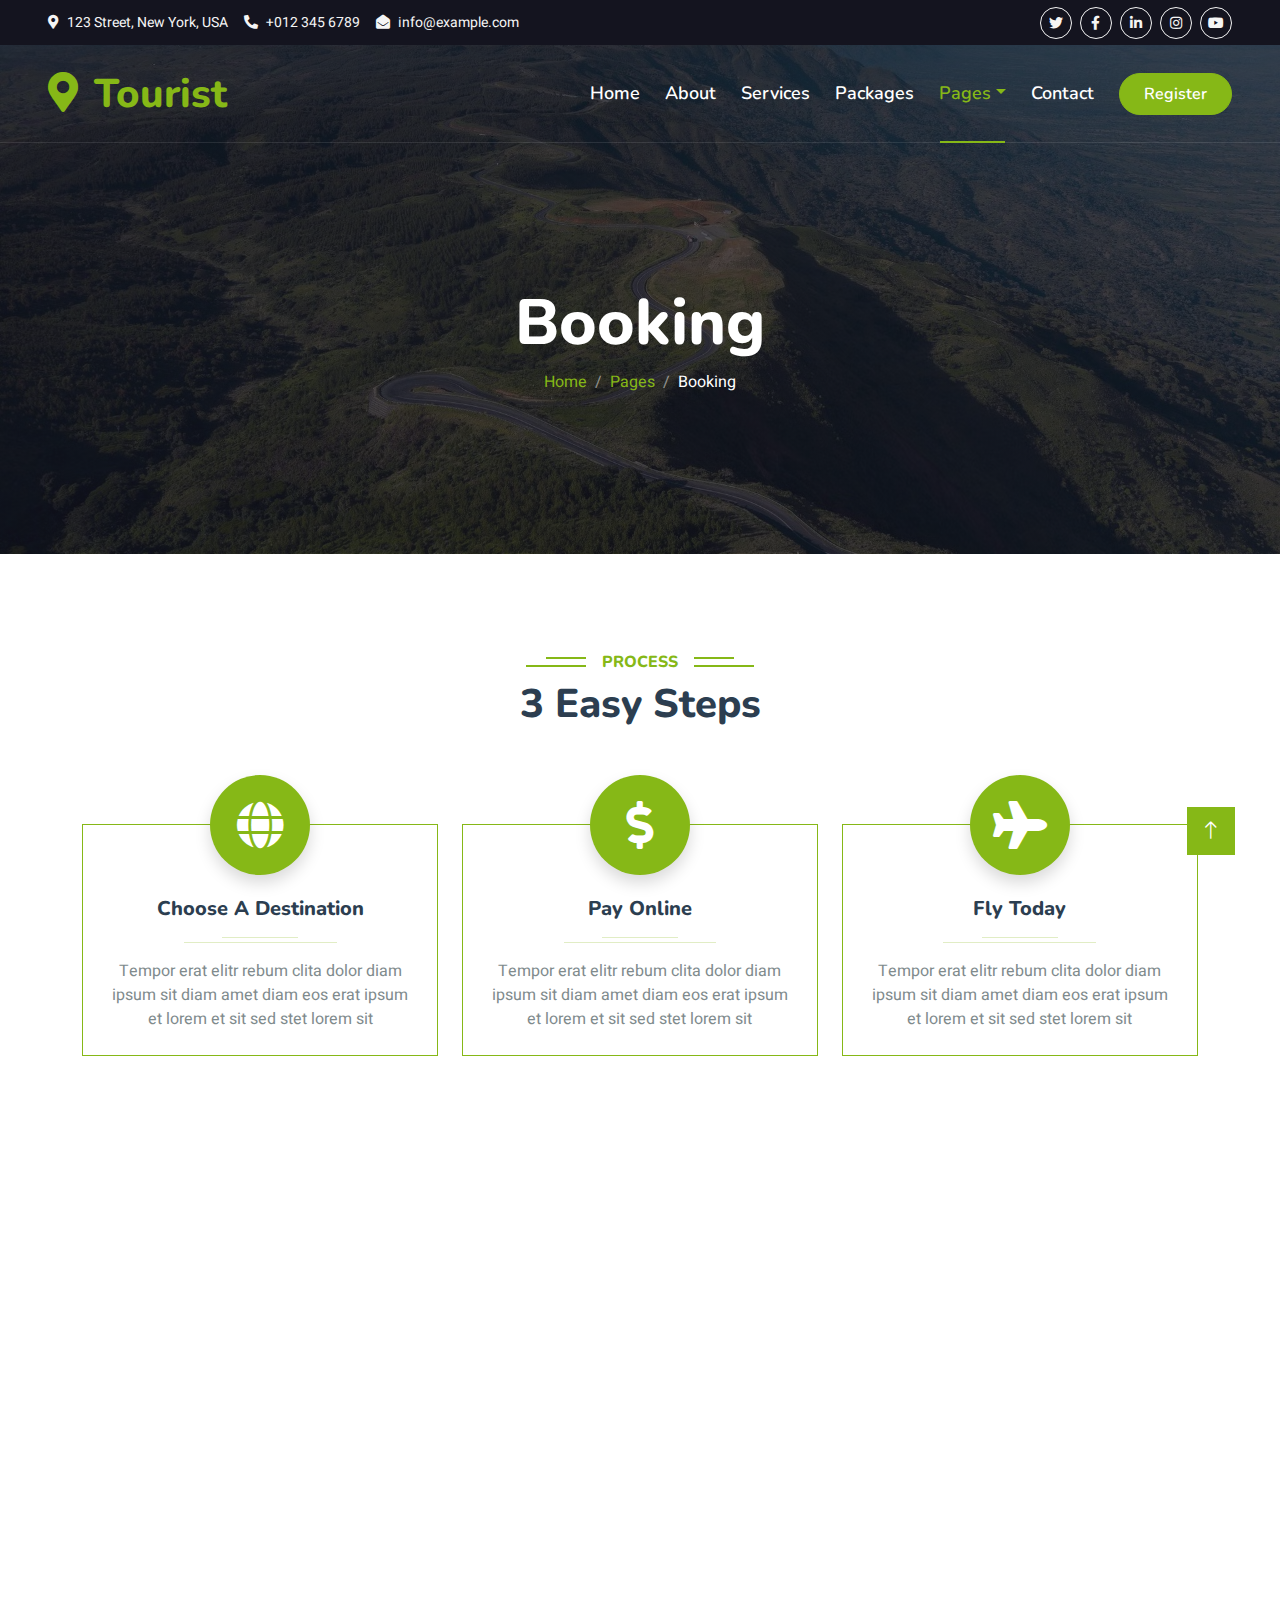
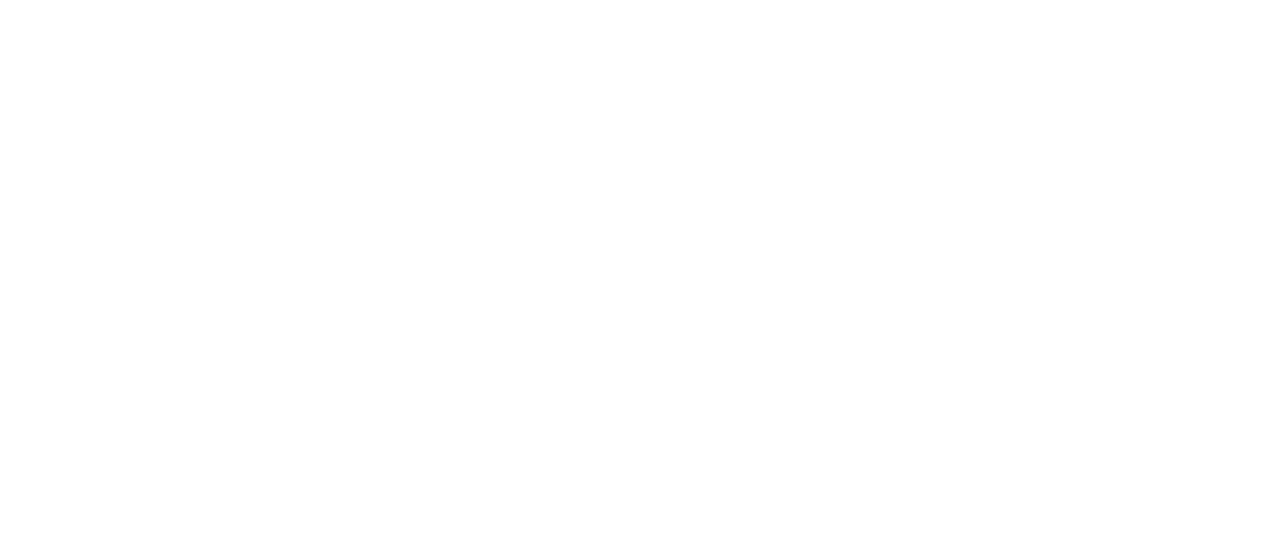
<file: booking.html>
<!DOCTYPE html>
<html lang="en">

<head>
    <meta charset="utf-8">
    <title>Tourist - Travel Agency HTML Template</title>
    <meta content="width=device-width, initial-scale=1.0" name="viewport">
    <meta content="" name="keywords">
    <meta content="" name="description">

    <!-- Favicon -->
    <link href="img/favicon.ico" rel="icon">

    <!-- Google Web Fonts -->
    <link rel="preconnect" href="https://fonts.googleapis.com">
    <link rel="preconnect" href="https://fonts.gstatic.com" crossorigin>
    <link href="https://fonts.googleapis.com/css2?family=Heebo:wght@400;500;600&family=Nunito:wght@600;700;800&display=swap" rel="stylesheet">

    <!-- Icon Font Stylesheet -->
    <link href="https://cdnjs.cloudflare.com/ajax/libs/font-awesome/5.10.0/css/all.min.css" rel="stylesheet">
    <link href="https://cdn.jsdelivr.net/npm/bootstrap-icons@1.4.1/font/bootstrap-icons.css" rel="stylesheet">

    <!-- Libraries Stylesheet -->
    <link href="lib/animate/animate.min.css" rel="stylesheet">
    <link href="lib/owlcarousel/assets/owl.carousel.min.css" rel="stylesheet">
    <link href="lib/tempusdominus/css/tempusdominus-bootstrap-4.min.css" rel="stylesheet" />

    <!-- Customized Bootstrap Stylesheet -->
    <link href="css/bootstrap.min.css" rel="stylesheet">

    <!-- Template Stylesheet -->
    <link href="css/style.css" rel="stylesheet">
</head>

<body>
    <!-- Spinner Start -->
    <div id="spinner" class="show bg-white position-fixed translate-middle w-100 vh-100 top-50 start-50 d-flex align-items-center justify-content-center">
        <div class="spinner-border text-primary" style="width: 3rem; height: 3rem;" role="status">
            <span class="sr-only">Loading...</span>
        </div>
    </div>
    <!-- Spinner End -->


    <!-- Topbar Start -->
    <div class="container-fluid bg-dark px-5 d-none d-lg-block">
        <div class="row gx-0">
            <div class="col-lg-8 text-center text-lg-start mb-2 mb-lg-0">
                <div class="d-inline-flex align-items-center" style="height: 45px;">
                    <small class="me-3 text-light"><i class="fa fa-map-marker-alt me-2"></i>123 Street, New York, USA</small>
                    <small class="me-3 text-light"><i class="fa fa-phone-alt me-2"></i>+012 345 6789</small>
                    <small class="text-light"><i class="fa fa-envelope-open me-2"></i>info@example.com</small>
                </div>
            </div>
            <div class="col-lg-4 text-center text-lg-end">
                <div class="d-inline-flex align-items-center" style="height: 45px;">
                    <a class="btn btn-sm btn-outline-light btn-sm-square rounded-circle me-2" href=""><i class="fab fa-twitter fw-normal"></i></a>
                    <a class="btn btn-sm btn-outline-light btn-sm-square rounded-circle me-2" href=""><i class="fab fa-facebook-f fw-normal"></i></a>
                    <a class="btn btn-sm btn-outline-light btn-sm-square rounded-circle me-2" href=""><i class="fab fa-linkedin-in fw-normal"></i></a>
                    <a class="btn btn-sm btn-outline-light btn-sm-square rounded-circle me-2" href=""><i class="fab fa-instagram fw-normal"></i></a>
                    <a class="btn btn-sm btn-outline-light btn-sm-square rounded-circle" href=""><i class="fab fa-youtube fw-normal"></i></a>
                </div>
            </div>
        </div>
    </div>
    <!-- Topbar End -->


    <!-- Navbar & Hero Start -->
    <div class="container-fluid position-relative p-0">
        <nav class="navbar navbar-expand-lg navbar-light px-4 px-lg-5 py-3 py-lg-0">
            <a href="" class="navbar-brand p-0">
                <h1 class="text-primary m-0"><i class="fa fa-map-marker-alt me-3"></i>Tourist</h1>
                <!-- <img src="img/logo.png" alt="Logo"> -->
            </a>
            <button class="navbar-toggler" type="button" data-bs-toggle="collapse" data-bs-target="#navbarCollapse">
                <span class="fa fa-bars"></span>
            </button>
            <div class="collapse navbar-collapse" id="navbarCollapse">
                <div class="navbar-nav ms-auto py-0">
                    <a href="index.html" class="nav-item nav-link">Home</a>
                    <a href="about.html" class="nav-item nav-link">About</a>
                    <a href="service.html" class="nav-item nav-link">Services</a>
                    <a href="package.html" class="nav-item nav-link">Packages</a>
                    <div class="nav-item dropdown">
                        <a href="#" class="nav-link dropdown-toggle active" data-bs-toggle="dropdown">Pages</a>
                        <div class="dropdown-menu m-0">
                            <a href="destination.html" class="dropdown-item">Destination</a>
                            <a href="booking.html" class="dropdown-item active">Booking</a>
                            <a href="team.html" class="dropdown-item">Travel Guides</a>
                            <a href="testimonial.html" class="dropdown-item">Testimonial</a>
                            <a href="404.html" class="dropdown-item">404 Page</a>
                        </div>
                    </div>
                    <a href="contact.html" class="nav-item nav-link">Contact</a>
                </div>
                <a href="" class="btn btn-primary rounded-pill py-2 px-4">Register</a>
            </div>
        </nav>

        <div class="container-fluid bg-primary py-5 mb-5 hero-header">
            <div class="container py-5">
                <div class="row justify-content-center py-5">
                    <div class="col-lg-10 pt-lg-5 mt-lg-5 text-center">
                        <h1 class="display-3 text-white animated slideInDown">Booking</h1>
                        <nav aria-label="breadcrumb">
                            <ol class="breadcrumb justify-content-center">
                                <li class="breadcrumb-item"><a href="#">Home</a></li>
                                <li class="breadcrumb-item"><a href="#">Pages</a></li>
                                <li class="breadcrumb-item text-white active" aria-current="page">Booking</li>
                            </ol>
                        </nav>
                    </div>
                </div>
            </div>
        </div>
    </div>
    <!-- Navbar & Hero End -->


    <!-- Process Start -->
    <div class="container-xxl py-5">
        <div class="container">
            <div class="text-center pb-4 wow fadeInUp" data-wow-delay="0.1s">
                <h6 class="section-title bg-white text-center text-primary px-3">Process</h6>
                <h1 class="mb-5">3 Easy Steps</h1>
            </div>
            <div class="row gy-5 gx-4 justify-content-center">
                <div class="col-lg-4 col-sm-6 text-center pt-4 wow fadeInUp" data-wow-delay="0.1s">
                    <div class="position-relative border border-primary pt-5 pb-4 px-4">
                        <div class="d-inline-flex align-items-center justify-content-center bg-primary rounded-circle position-absolute top-0 start-50 translate-middle shadow" style="width: 100px; height: 100px;">
                            <i class="fa fa-globe fa-3x text-white"></i>
                        </div>
                        <h5 class="mt-4">Choose A Destination</h5>
                        <hr class="w-25 mx-auto bg-primary mb-1">
                        <hr class="w-50 mx-auto bg-primary mt-0">
                        <p class="mb-0">Tempor erat elitr rebum clita dolor diam ipsum sit diam amet diam eos erat ipsum et lorem et sit sed stet lorem sit</p>
                    </div>
                </div>
                <div class="col-lg-4 col-sm-6 text-center pt-4 wow fadeInUp" data-wow-delay="0.3s">
                    <div class="position-relative border border-primary pt-5 pb-4 px-4">
                        <div class="d-inline-flex align-items-center justify-content-center bg-primary rounded-circle position-absolute top-0 start-50 translate-middle shadow" style="width: 100px; height: 100px;">
                            <i class="fa fa-dollar-sign fa-3x text-white"></i>
                        </div>
                        <h5 class="mt-4">Pay Online</h5>
                        <hr class="w-25 mx-auto bg-primary mb-1">
                        <hr class="w-50 mx-auto bg-primary mt-0">
                        <p class="mb-0">Tempor erat elitr rebum clita dolor diam ipsum sit diam amet diam eos erat ipsum et lorem et sit sed stet lorem sit</p>
                    </div>
                </div>
                <div class="col-lg-4 col-sm-6 text-center pt-4 wow fadeInUp" data-wow-delay="0.5s">
                    <div class="position-relative border border-primary pt-5 pb-4 px-4">
                        <div class="d-inline-flex align-items-center justify-content-center bg-primary rounded-circle position-absolute top-0 start-50 translate-middle shadow" style="width: 100px; height: 100px;">
                            <i class="fa fa-plane fa-3x text-white"></i>
                        </div>
                        <h5 class="mt-4">Fly Today</h5>
                        <hr class="w-25 mx-auto bg-primary mb-1">
                        <hr class="w-50 mx-auto bg-primary mt-0">
                        <p class="mb-0">Tempor erat elitr rebum clita dolor diam ipsum sit diam amet diam eos erat ipsum et lorem et sit sed stet lorem sit</p>
                    </div>
                </div>
            </div>
        </div>
    </div>
    <!-- Process Start -->


    <!-- Booking Start -->
    <div class="container-xxl py-5 wow fadeInUp" data-wow-delay="0.1s">
        <div class="container">
            <div class="booking p-5">
                <div class="row g-5 align-items-center">
                    <div class="col-md-6 text-white">
                        <h6 class="text-white text-uppercase">Booking</h6>
                        <h1 class="text-white mb-4">Online Booking</h1>
                        <p class="mb-4">Tempor erat elitr rebum at clita. Diam dolor diam ipsum sit. Aliqu diam amet diam et eos. Clita erat ipsum et lorem et sit.</p>
                        <p class="mb-4">Tempor erat elitr rebum at clita. Diam dolor diam ipsum sit. Aliqu diam amet diam et eos. Clita erat ipsum et lorem et sit, sed stet lorem sit clita duo justo magna dolore erat amet</p>
                        <a class="btn btn-outline-light py-3 px-5 mt-2" href="">Read More</a>
                    </div>
                    <div class="col-md-6">
                        <h1 class="text-white mb-4">Book A Tour</h1>
                        <form>
                            <div class="row g-3">
                                <div class="col-md-6">
                                    <div class="form-floating">
                                        <input type="text" class="form-control bg-transparent" id="name" placeholder="Your Name">
                                        <label for="name">Your Name</label>
                                    </div>
                                </div>
                                <div class="col-md-6">
                                    <div class="form-floating">
                                        <input type="email" class="form-control bg-transparent" id="email" placeholder="Your Email">
                                        <label for="email">Your Email</label>
                                    </div>
                                </div>
                                <div class="col-md-6">
                                    <div class="form-floating date" id="date3" data-target-input="nearest">
                                        <input type="text" class="form-control bg-transparent datetimepicker-input" id="datetime" placeholder="Date & Time" data-target="#date3" data-toggle="datetimepicker" />
                                        <label for="datetime">Date & Time</label>
                                    </div>
                                </div>
                                <div class="col-md-6">
                                    <div class="form-floating">
                                        <select class="form-select bg-transparent" id="select1">
                                            <option value="1">Destination 1</option>
                                            <option value="2">Destination 2</option>
                                            <option value="3">Destination 3</option>
                                        </select>
                                        <label for="select1">Destination</label>
                                    </div>
                                </div>
                                <div class="col-12">
                                    <div class="form-floating">
                                        <textarea class="form-control bg-transparent" placeholder="Special Request" id="message" style="height: 100px"></textarea>
                                        <label for="message">Special Request</label>
                                    </div>
                                </div>
                                <div class="col-12">
                                    <button class="btn btn-outline-light w-100 py-3" type="submit">Book Now</button>
                                </div>
                            </div>
                        </form>
                    </div>
                </div>
            </div>
        </div>
    </div>
    <!-- Booking Start -->
        

    <!-- Footer Start -->
    <div class="container-fluid bg-dark text-light footer pt-5 mt-5 wow fadeIn" data-wow-delay="0.1s">
        <div class="container py-5">
            <div class="row g-5">
                <div class="col-lg-3 col-md-6">
                    <h4 class="text-white mb-3">Company</h4>
                    <a class="btn btn-link" href="">About Us</a>
                    <a class="btn btn-link" href="">Contact Us</a>
                    <a class="btn btn-link" href="">Privacy Policy</a>
                    <a class="btn btn-link" href="">Terms & Condition</a>
                    <a class="btn btn-link" href="">FAQs & Help</a>
                </div>
                <div class="col-lg-3 col-md-6">
                    <h4 class="text-white mb-3">Contact</h4>
                    <p class="mb-2"><i class="fa fa-map-marker-alt me-3"></i>123 Street, New York, USA</p>
                    <p class="mb-2"><i class="fa fa-phone-alt me-3"></i>+012 345 67890</p>
                    <p class="mb-2"><i class="fa fa-envelope me-3"></i>info@example.com</p>
                    <div class="d-flex pt-2">
                        <a class="btn btn-outline-light btn-social" href=""><i class="fab fa-twitter"></i></a>
                        <a class="btn btn-outline-light btn-social" href=""><i class="fab fa-facebook-f"></i></a>
                        <a class="btn btn-outline-light btn-social" href=""><i class="fab fa-youtube"></i></a>
                        <a class="btn btn-outline-light btn-social" href=""><i class="fab fa-linkedin-in"></i></a>
                    </div>
                </div>
                <div class="col-lg-3 col-md-6">
                    <h4 class="text-white mb-3">Gallery</h4>
                    <div class="row g-2 pt-2">
                        <div class="col-4">
                            <img class="img-fluid bg-light p-1" src="img/package-1.jpg" alt="">
                        </div>
                        <div class="col-4">
                            <img class="img-fluid bg-light p-1" src="img/package-2.jpg" alt="">
                        </div>
                        <div class="col-4">
                            <img class="img-fluid bg-light p-1" src="img/package-3.jpg" alt="">
                        </div>
                        <div class="col-4">
                            <img class="img-fluid bg-light p-1" src="img/package-2.jpg" alt="">
                        </div>
                        <div class="col-4">
                            <img class="img-fluid bg-light p-1" src="img/package-3.jpg" alt="">
                        </div>
                        <div class="col-4">
                            <img class="img-fluid bg-light p-1" src="img/package-1.jpg" alt="">
                        </div>
                    </div>
                </div>
                <div class="col-lg-3 col-md-6">
                    <h4 class="text-white mb-3">Newsletter</h4>
                    <p>Dolor amet sit justo amet elitr clita ipsum elitr est.</p>
                    <div class="position-relative mx-auto" style="max-width: 400px;">
                        <input class="form-control border-primary w-100 py-3 ps-4 pe-5" type="text" placeholder="Your email">
                        <button type="button" class="btn btn-primary py-2 position-absolute top-0 end-0 mt-2 me-2">SignUp</button>
                    </div>
                </div>
            </div>
        </div>
        <div class="container">
            <div class="copyright">
                <div class="row">
                    <div class="col-md-6 text-center text-md-start mb-3 mb-md-0">
                        &copy; <a class="border-bottom" href="#">Your Site Name</a>, All Right Reserved.

                        <!--/*** This template is free as long as you keep the footer author’s credit link/attribution link/backlink. If you'd like to use the template without the footer author’s credit link/attribution link/backlink, you can purchase the Credit Removal License from "https://htmlcodex.com/credit-removal". Thank you for your support. ***/-->
                        Designed By <a class="border-bottom" href="https://htmlcodex.com">HTML Codex</a>
                    </div>
                    <div class="col-md-6 text-center text-md-end">
                        <div class="footer-menu">
                            <a href="">Home</a>
                            <a href="">Cookies</a>
                            <a href="">Help</a>
                            <a href="">FQAs</a>
                        </div>
                    </div>
                </div>
            </div>
        </div>
    </div>
    <!-- Footer End -->


    <!-- Back to Top -->
    <a href="#" class="btn btn-lg btn-primary btn-lg-square back-to-top"><i class="bi bi-arrow-up"></i></a>


    <!-- JavaScript Libraries -->
    <script src="https://code.jquery.com/jquery-3.4.1.min.js"></script>
    <script src="https://cdn.jsdelivr.net/npm/bootstrap@5.0.0/dist/js/bootstrap.bundle.min.js"></script>
    <script src="lib/wow/wow.min.js"></script>
    <script src="lib/easing/easing.min.js"></script>
    <script src="lib/waypoints/waypoints.min.js"></script>
    <script src="lib/owlcarousel/owl.carousel.min.js"></script>
    <script src="lib/tempusdominus/js/moment.min.js"></script>
    <script src="lib/tempusdominus/js/moment-timezone.min.js"></script>
    <script src="lib/tempusdominus/js/tempusdominus-bootstrap-4.min.js"></script>

    <!-- Template Javascript -->
    <script src="js/main.js"></script>
</body>

</html>
</file>
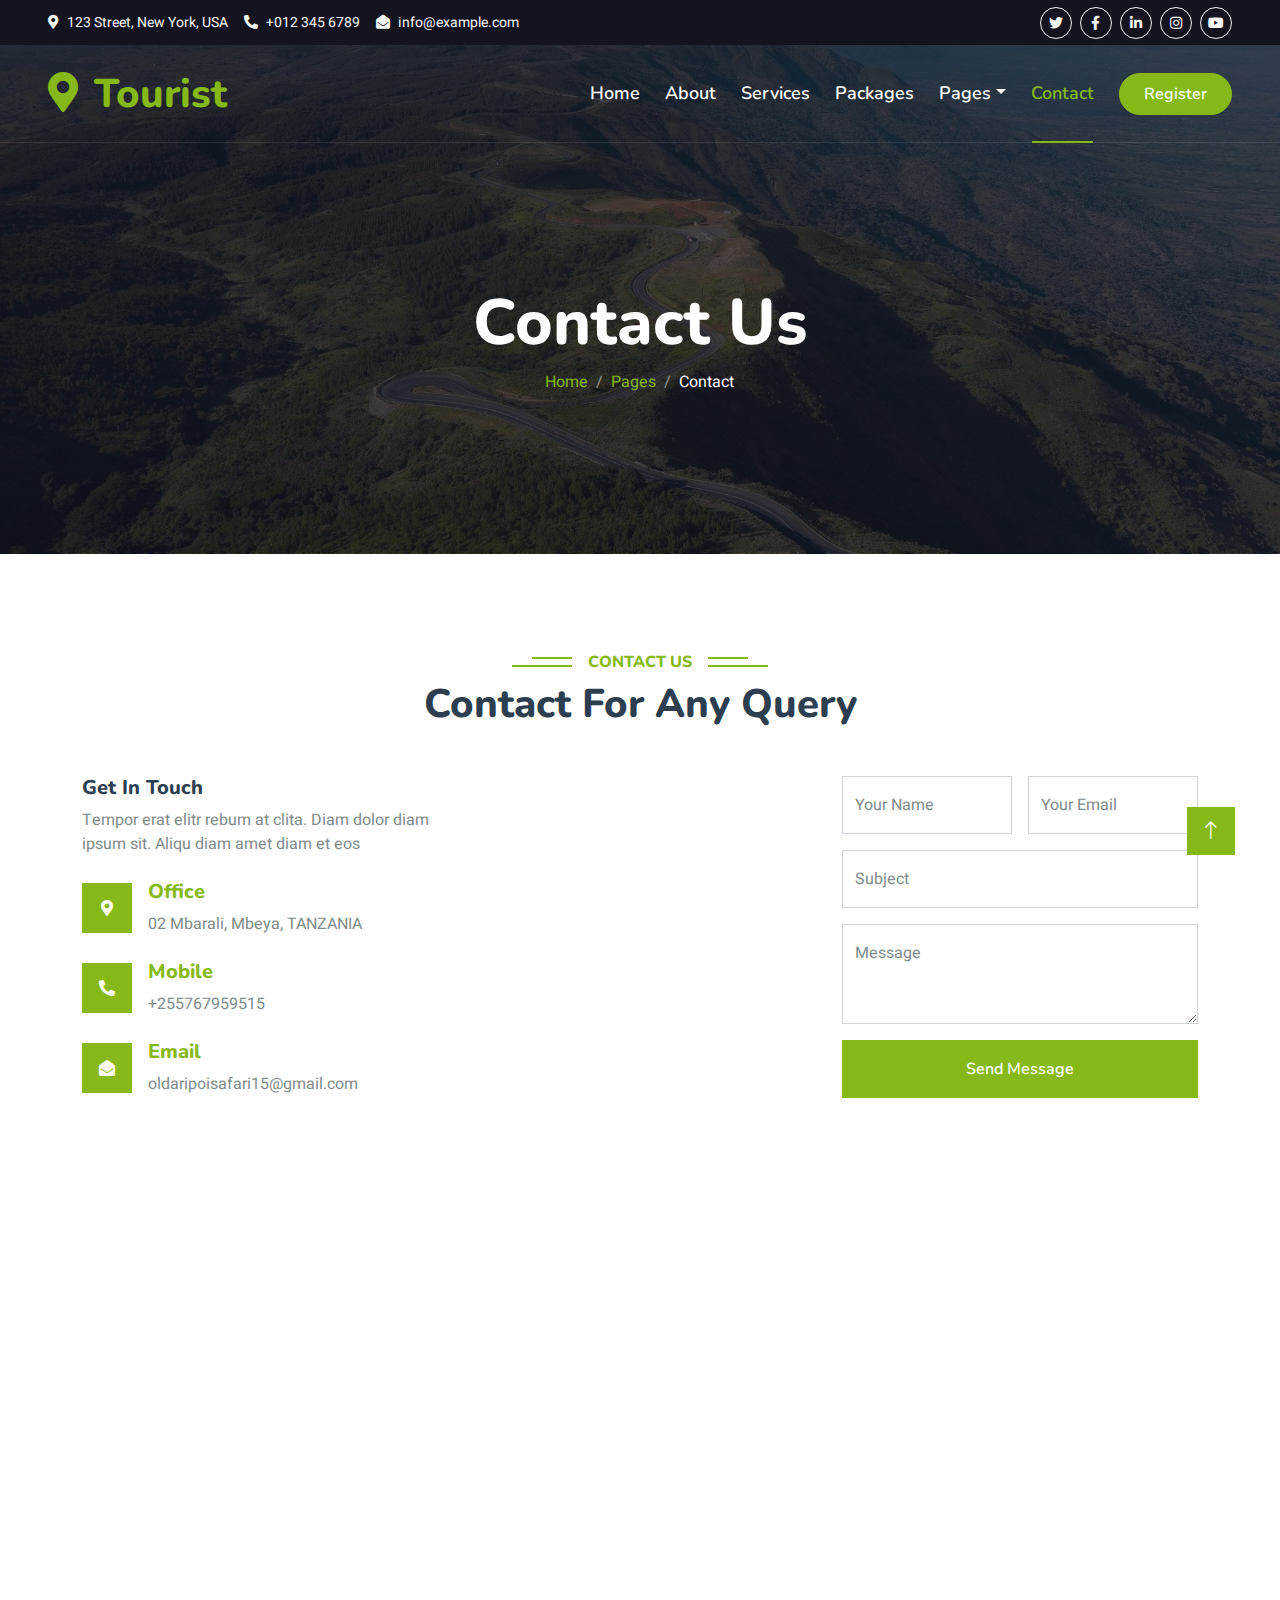
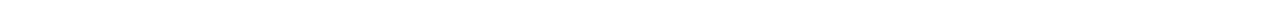
<file: contact.html>
<!DOCTYPE html>
<html lang="en">

<head>
    <meta charset="utf-8">
    <title>Tourist - Travel Agency HTML Template</title>
    <meta content="width=device-width, initial-scale=1.0" name="viewport">
    <meta content="" name="keywords">
    <meta content="" name="description">

    <!-- Favicon -->
    <link href="img/favicon.ico" rel="icon">

    <!-- Google Web Fonts -->
    <link rel="preconnect" href="https://fonts.googleapis.com">
    <link rel="preconnect" href="https://fonts.gstatic.com" crossorigin>
    <link href="https://fonts.googleapis.com/css2?family=Heebo:wght@400;500;600&family=Nunito:wght@600;700;800&display=swap" rel="stylesheet">

    <!-- Icon Font Stylesheet -->
    <link href="https://cdnjs.cloudflare.com/ajax/libs/font-awesome/5.10.0/css/all.min.css" rel="stylesheet">
    <link href="https://cdn.jsdelivr.net/npm/bootstrap-icons@1.4.1/font/bootstrap-icons.css" rel="stylesheet">

    <!-- Libraries Stylesheet -->
    <link href="lib/animate/animate.min.css" rel="stylesheet">
    <link href="lib/owlcarousel/assets/owl.carousel.min.css" rel="stylesheet">
    <link href="lib/tempusdominus/css/tempusdominus-bootstrap-4.min.css" rel="stylesheet" />

    <!-- Customized Bootstrap Stylesheet -->
    <link href="css/bootstrap.min.css" rel="stylesheet">

    <!-- Template Stylesheet -->
    <link href="css/style.css" rel="stylesheet">
</head>

<body>
    <!-- Spinner Start -->
    <div id="spinner" class="show bg-white position-fixed translate-middle w-100 vh-100 top-50 start-50 d-flex align-items-center justify-content-center">
        <div class="spinner-border text-primary" style="width: 3rem; height: 3rem;" role="status">
            <span class="sr-only">Loading...</span>
        </div>
    </div>
    <!-- Spinner End -->


    <!-- Topbar Start -->
    <div class="container-fluid bg-dark px-5 d-none d-lg-block">
        <div class="row gx-0">
            <div class="col-lg-8 text-center text-lg-start mb-2 mb-lg-0">
                <div class="d-inline-flex align-items-center" style="height: 45px;">
                    <small class="me-3 text-light"><i class="fa fa-map-marker-alt me-2"></i>123 Street, New York, USA</small>
                    <small class="me-3 text-light"><i class="fa fa-phone-alt me-2"></i>+012 345 6789</small>
                    <small class="text-light"><i class="fa fa-envelope-open me-2"></i>info@example.com</small>
                </div>
            </div>
            <div class="col-lg-4 text-center text-lg-end">
                <div class="d-inline-flex align-items-center" style="height: 45px;">
                    <a class="btn btn-sm btn-outline-light btn-sm-square rounded-circle me-2" href=""><i class="fab fa-twitter fw-normal"></i></a>
                    <a class="btn btn-sm btn-outline-light btn-sm-square rounded-circle me-2" href=""><i class="fab fa-facebook-f fw-normal"></i></a>
                    <a class="btn btn-sm btn-outline-light btn-sm-square rounded-circle me-2" href=""><i class="fab fa-linkedin-in fw-normal"></i></a>
                    <a class="btn btn-sm btn-outline-light btn-sm-square rounded-circle me-2" href=""><i class="fab fa-instagram fw-normal"></i></a>
                    <a class="btn btn-sm btn-outline-light btn-sm-square rounded-circle" href=""><i class="fab fa-youtube fw-normal"></i></a>
                </div>
            </div>
        </div>
    </div>
    <!-- Topbar End -->


    <!-- Navbar & Hero Start -->
    <div class="container-fluid position-relative p-0">
        <nav class="navbar navbar-expand-lg navbar-light px-4 px-lg-5 py-3 py-lg-0">
            <a href="" class="navbar-brand p-0">
                <h1 class="text-primary m-0"><i class="fa fa-map-marker-alt me-3"></i>Tourist</h1>
                <!-- <img src="img/logo.png" alt="Logo"> -->
            </a>
            <button class="navbar-toggler" type="button" data-bs-toggle="collapse" data-bs-target="#navbarCollapse">
                <span class="fa fa-bars"></span>
            </button>
            <div class="collapse navbar-collapse" id="navbarCollapse">
                <div class="navbar-nav ms-auto py-0">
                    <a href="index.html" class="nav-item nav-link">Home</a>
                    <a href="about.html" class="nav-item nav-link">About</a>
                    <a href="service.html" class="nav-item nav-link">Services</a>
                    <a href="package.html" class="nav-item nav-link">Packages</a>
                    <div class="nav-item dropdown">
                        <a href="#" class="nav-link dropdown-toggle" data-bs-toggle="dropdown">Pages</a>
                        <div class="dropdown-menu m-0">
                            <a href="destination.html" class="dropdown-item">Destination</a>
                            <a href="booking.html" class="dropdown-item">Booking</a>
                            <a href="team.html" class="dropdown-item">Travel Guides</a>
                            <a href="testimonial.html" class="dropdown-item">Testimonial</a>
                            <a href="404.html" class="dropdown-item">404 Page</a>
                        </div>
                    </div>
                    <a href="contact.html" class="nav-item nav-link active">Contact</a>
                </div>
                <a href="" class="btn btn-primary rounded-pill py-2 px-4">Register</a>
            </div>
        </nav>

        <div class="container-fluid bg-primary py-5 mb-5 hero-header">
            <div class="container py-5">
                <div class="row justify-content-center py-5">
                    <div class="col-lg-10 pt-lg-5 mt-lg-5 text-center">
                        <h1 class="display-3 text-white animated slideInDown">Contact Us</h1>
                        <nav aria-label="breadcrumb">
                            <ol class="breadcrumb justify-content-center">
                                <li class="breadcrumb-item"><a href="#">Home</a></li>
                                <li class="breadcrumb-item"><a href="#">Pages</a></li>
                                <li class="breadcrumb-item text-white active" aria-current="page">Contact</li>
                            </ol>
                        </nav>
                    </div>
                </div>
            </div>
        </div>
    </div>
    <!-- Navbar & Hero End -->


    <!-- Contact Start -->
    <div class="container-xxl py-5">
        <div class="container">
            <div class="text-center wow fadeInUp" data-wow-delay="0.1s">
                <h6 class="section-title bg-white text-center text-primary px-3">Contact Us</h6>
                <h1 class="mb-5">Contact For Any Query</h1>
            </div>
            <div class="row g-4">
                <div class="col-lg-4 col-md-6 wow fadeInUp" data-wow-delay="0.1s">
                    <h5>Get In Touch</h5>
                    <p class="mb-4">Tempor erat elitr rebum at clita. Diam dolor diam ipsum sit. Aliqu diam amet diam et eos</p>
                    <div class="d-flex align-items-center mb-4">
                        <div class="d-flex align-items-center justify-content-center flex-shrink-0 bg-primary" style="width: 50px; height: 50px;">
                            <i class="fa fa-map-marker-alt text-white"></i>
                        </div>
                        <div class="ms-3">
                            <h5 class="text-primary">Office</h5>
                            <p class="mb-0">02 Mbarali, Mbeya, TANZANIA</p>
                        </div>
                    </div>
                    <div class="d-flex align-items-center mb-4">
                        <div class="d-flex align-items-center justify-content-center flex-shrink-0 bg-primary" style="width: 50px; height: 50px;">
                            <i class="fa fa-phone-alt text-white"></i>
                        </div>
                        <div class="ms-3">
                            <h5 class="text-primary">Mobile</h5>
                            <p class="mb-0">+255767959515</p>
                        </div>
                    </div>
                    <div class="d-flex align-items-center">
                        <div class="d-flex align-items-center justify-content-center flex-shrink-0 bg-primary" style="width: 50px; height: 50px;">
                            <i class="fa fa-envelope-open text-white"></i>
                        </div>
                        <div class="ms-3">
                            <h5 class="text-primary">Email</h5>
                            <p class="mb-0">oldaripoisafari15@gmail.com</p>
                        </div>
                    </div>
                </div>
                <div class="col-lg-4 col-md-6 wow fadeInUp" data-wow-delay="0.3s">
                    <iframe class="position-relative rounded w-100 h-100"
                     src="https://www.google.com/maps/embed?pb=!1m18!1m12!1m3!1d1793471.360081839!2d33.03414733507664!3d-8.734582032308817!2m3!1f0!2f0!3f0!3m2!1i1024!2i768!4f13.1!3m3!1m2!1s0x19aa9b8495ddadb7%3A0xb03578b63167812e!2sMatebete%20Kanisa%20la%20Kristo!5e0!3m2!1sen!2stz!4v1695492909801!5m2!1sen!2stz" width="600" height="450" style="border:0;" allowfullscreen="" loading="lazy" referrerpolicy="no-referrer-when-downgrade">
                        frameborder="0" style="min-height: 300px; border:0;" allowfullscreen="" aria-hidden="false"
                        tabindex="0"></iframe>
                </div>
                <div class="col-lg-4 col-md-12 wow fadeInUp" data-wow-delay="0.5s">
                    <form>
                        <div class="row g-3">
                            <div class="col-md-6">
                                <div class="form-floating">
                                    <input type="text" class="form-control" id="name" placeholder="Your Name">
                                    <label for="name">Your Name</label>
                                </div>
                            </div>
                            <div class="col-md-6">
                                <div class="form-floating">
                                    <input type="email" class="form-control" id="email" placeholder="Your Email">
                                    <label for="email">Your Email</label>
                                </div>
                            </div>
                            <div class="col-12">
                                <div class="form-floating">
                                    <input type="text" class="form-control" id="subject" placeholder="Subject">
                                    <label for="subject">Subject</label>
                                </div>
                            </div>
                            <div class="col-12">
                                <div class="form-floating">
                                    <textarea class="form-control" placeholder="Leave a message here" id="message" style="height: 100px"></textarea>
                                    <label for="message">Message</label>
                                </div>
                            </div>
                            <div class="col-12">
                                <button class="btn btn-primary w-100 py-3" type="submit">Send Message</button>
                            </div>
                        </div>
                    </form>
                </div>
            </div>
        </div>
    </div>
    <!-- Contact End -->


    <!-- Footer Start -->
    <div class="container-fluid bg-dark text-light footer pt-5 mt-5 wow fadeIn" data-wow-delay="0.1s">
        <div class="container py-5">
            <div class="row g-5">
                <div class="col-lg-3 col-md-6">
                    <h4 class="text-white mb-3">Company</h4>
                    <a class="btn btn-link" href="">About Us</a>
                    <a class="btn btn-link" href="">Contact Us</a>
                    <a class="btn btn-link" href="">Privacy Policy</a>
                    <a class="btn btn-link" href="">Terms & Condition</a>
                    <a class="btn btn-link" href="">FAQs & Help</a>
                </div>
                <div class="col-lg-3 col-md-6">
                    <h4 class="text-white mb-3">Contact</h4>
                    <p class="mb-2"><i class="fa fa-map-marker-alt me-3"></i>02 Mbarali, Mbeya, TANZANIA</p>
                    <p class="mb-2"><i class="fa fa-phone-alt me-3"></i>+255767959515</p>
                    <p class="mb-2"><i class="fa fa-envelope me-3"></i>oldaripoisafari15@gmail.com</p>
                    <div class="d-flex pt-2">
                        <a class="btn btn-outline-light btn-social" href=""><i class="fab fa-twitter"></i></a>
                        <a class="btn btn-outline-light btn-social" href=""><i class="fab fa-facebook-f"></i></a>
                        <a class="btn btn-outline-light btn-social" href=""><i class="fab fa-youtube"></i></a>
                        <a class="btn btn-outline-light btn-social" href=""><i class="fab fa-linkedin-in"></i></a>
                    </div>
                </div>
                <div class="col-lg-3 col-md-6">
                    <h4 class="text-white mb-3">Gallery</h4>
                    <div class="row g-2 pt-2">
                        <div class="col-4">
                            <img class="img-fluid bg-light p-1" src="img/package-1.jpg" alt="">
                        </div>
                        <div class="col-4">
                            <img class="img-fluid bg-light p-1" src="img/package-2.jpg" alt="">
                        </div>
                        <div class="col-4">
                            <img class="img-fluid bg-light p-1" src="img/package-3.jpg" alt="">
                        </div>
                        <div class="col-4">
                            <img class="img-fluid bg-light p-1" src="img/package-2.jpg" alt="">
                        </div>
                        <div class="col-4">
                            <img class="img-fluid bg-light p-1" src="img/package-3.jpg" alt="">
                        </div>
                        <div class="col-4">
                            <img class="img-fluid bg-light p-1" src="img/package-1.jpg" alt="">
                        </div>
                    </div>
                </div>
                <div class="col-lg-3 col-md-6">
                    <h4 class="text-white mb-3">Newsletter</h4>
                    <p>Dolor amet sit justo amet elitr clita ipsum elitr est.</p>
                    <div class="position-relative mx-auto" style="max-width: 400px;">
                        <input class="form-control border-primary w-100 py-3 ps-4 pe-5" type="text" placeholder="Your email">
                        <button type="button" class="btn btn-primary py-2 position-absolute top-0 end-0 mt-2 me-2">SignUp</button>
                    </div>
                </div>
            </div>
        </div>
        <div class="container">
            <div class="copyright">
                <div class="row">
                    <div class="col-md-6 text-center text-md-start mb-3 mb-md-0">
                        &copy; <a class="border-bottom" href="#">Your Site Name</a>, All Right Reserved.

                        <!--/*** This template is free as long as you keep the footer author’s credit link/attribution link/backlink. If you'd like to use the template without the footer author’s credit link/attribution link/backlink, you can purchase the Credit Removal License from "https://htmlcodex.com/credit-removal". Thank you for your support. ***/-->
                        Designed By <a class="border-bottom" href="https://htmlcodex.com">HTML Codex</a>
                    </div>
                    <div class="col-md-6 text-center text-md-end">
                        <div class="footer-menu">
                            <a href="">Home</a>
                            <a href="">Cookies</a>
                            <a href="">Help</a>
                            <a href="">FQAs</a>
                        </div>
                    </div>
                </div>
            </div>
        </div>
    </div>
    <!-- Footer End -->


    <!-- Back to Top -->
    <a href="#" class="btn btn-lg btn-primary btn-lg-square back-to-top"><i class="bi bi-arrow-up"></i></a>


    <!-- JavaScript Libraries -->
    <script src="https://code.jquery.com/jquery-3.4.1.min.js"></script>
    <script src="https://cdn.jsdelivr.net/npm/bootstrap@5.0.0/dist/js/bootstrap.bundle.min.js"></script>
    <script src="lib/wow/wow.min.js"></script>
    <script src="lib/easing/easing.min.js"></script>
    <script src="lib/waypoints/waypoints.min.js"></script>
    <script src="lib/owlcarousel/owl.carousel.min.js"></script>
    <script src="lib/tempusdominus/js/moment.min.js"></script>
    <script src="lib/tempusdominus/js/moment-timezone.min.js"></script>
    <script src="lib/tempusdominus/js/tempusdominus-bootstrap-4.min.js"></script>

    <!-- Template Javascript -->
    <script src="js/main.js"></script>
</body>

</html>
</file>
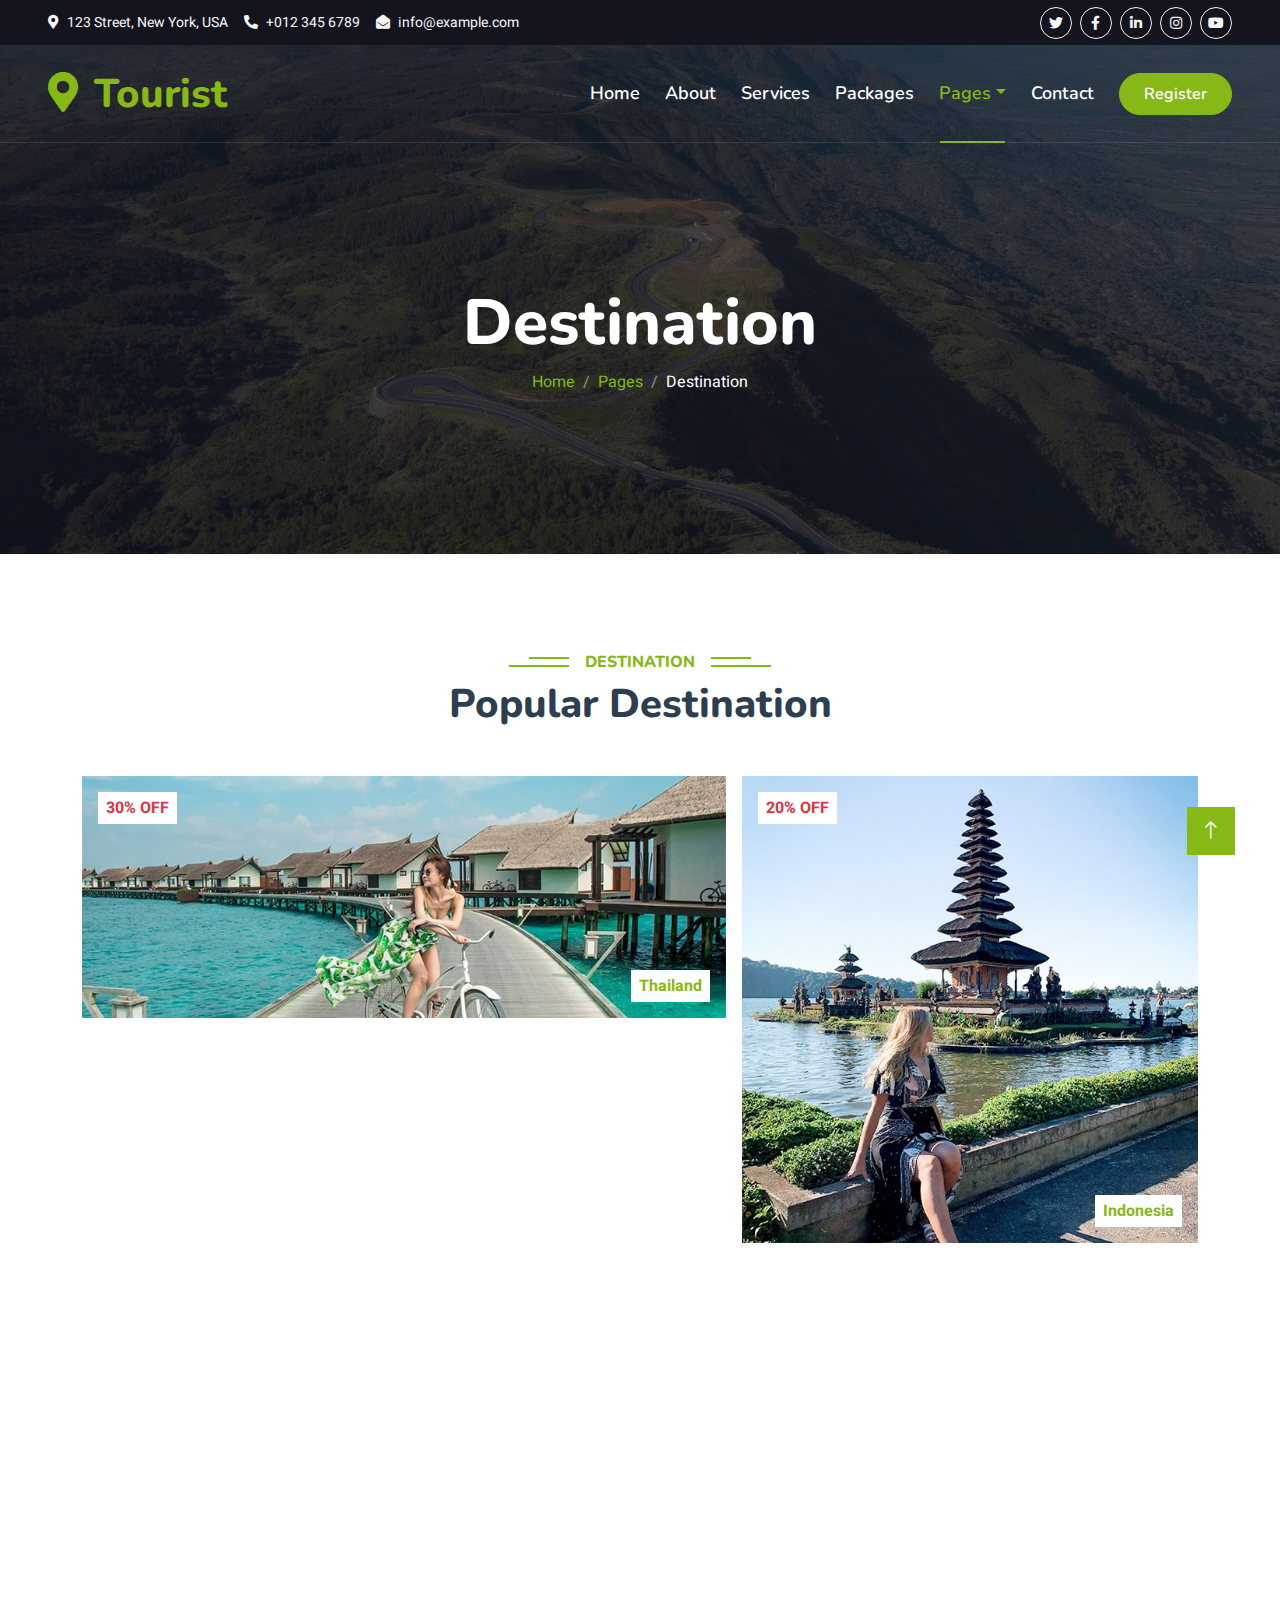
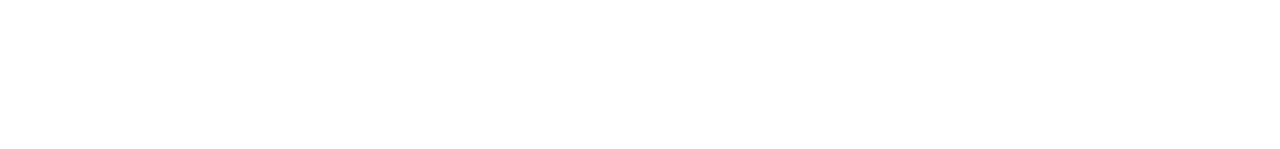
<file: destination.html>
<!DOCTYPE html>
<html lang="en">

<head>
    <meta charset="utf-8">
    <title>Tourist - Travel Agency HTML Template</title>
    <meta content="width=device-width, initial-scale=1.0" name="viewport">
    <meta content="" name="keywords">
    <meta content="" name="description">

    <!-- Favicon -->
    <link href="img/favicon.ico" rel="icon">

    <!-- Google Web Fonts -->
    <link rel="preconnect" href="https://fonts.googleapis.com">
    <link rel="preconnect" href="https://fonts.gstatic.com" crossorigin>
    <link href="https://fonts.googleapis.com/css2?family=Heebo:wght@400;500;600&family=Nunito:wght@600;700;800&display=swap" rel="stylesheet">

    <!-- Icon Font Stylesheet -->
    <link href="https://cdnjs.cloudflare.com/ajax/libs/font-awesome/5.10.0/css/all.min.css" rel="stylesheet">
    <link href="https://cdn.jsdelivr.net/npm/bootstrap-icons@1.4.1/font/bootstrap-icons.css" rel="stylesheet">

    <!-- Libraries Stylesheet -->
    <link href="lib/animate/animate.min.css" rel="stylesheet">
    <link href="lib/owlcarousel/assets/owl.carousel.min.css" rel="stylesheet">
    <link href="lib/tempusdominus/css/tempusdominus-bootstrap-4.min.css" rel="stylesheet" />

    <!-- Customized Bootstrap Stylesheet -->
    <link href="css/bootstrap.min.css" rel="stylesheet">

    <!-- Template Stylesheet -->
    <link href="css/style.css" rel="stylesheet">
</head>

<body>
    <!-- Spinner Start -->
    <div id="spinner" class="show bg-white position-fixed translate-middle w-100 vh-100 top-50 start-50 d-flex align-items-center justify-content-center">
        <div class="spinner-border text-primary" style="width: 3rem; height: 3rem;" role="status">
            <span class="sr-only">Loading...</span>
        </div>
    </div>
    <!-- Spinner End -->


    <!-- Topbar Start -->
    <div class="container-fluid bg-dark px-5 d-none d-lg-block">
        <div class="row gx-0">
            <div class="col-lg-8 text-center text-lg-start mb-2 mb-lg-0">
                <div class="d-inline-flex align-items-center" style="height: 45px;">
                    <small class="me-3 text-light"><i class="fa fa-map-marker-alt me-2"></i>123 Street, New York, USA</small>
                    <small class="me-3 text-light"><i class="fa fa-phone-alt me-2"></i>+012 345 6789</small>
                    <small class="text-light"><i class="fa fa-envelope-open me-2"></i>info@example.com</small>
                </div>
            </div>
            <div class="col-lg-4 text-center text-lg-end">
                <div class="d-inline-flex align-items-center" style="height: 45px;">
                    <a class="btn btn-sm btn-outline-light btn-sm-square rounded-circle me-2" href=""><i class="fab fa-twitter fw-normal"></i></a>
                    <a class="btn btn-sm btn-outline-light btn-sm-square rounded-circle me-2" href=""><i class="fab fa-facebook-f fw-normal"></i></a>
                    <a class="btn btn-sm btn-outline-light btn-sm-square rounded-circle me-2" href=""><i class="fab fa-linkedin-in fw-normal"></i></a>
                    <a class="btn btn-sm btn-outline-light btn-sm-square rounded-circle me-2" href=""><i class="fab fa-instagram fw-normal"></i></a>
                    <a class="btn btn-sm btn-outline-light btn-sm-square rounded-circle" href=""><i class="fab fa-youtube fw-normal"></i></a>
                </div>
            </div>
        </div>
    </div>
    <!-- Topbar End -->


    <!-- Navbar & Hero Start -->
    <div class="container-fluid position-relative p-0">
        <nav class="navbar navbar-expand-lg navbar-light px-4 px-lg-5 py-3 py-lg-0">
            <a href="" class="navbar-brand p-0">
                <h1 class="text-primary m-0"><i class="fa fa-map-marker-alt me-3"></i>Tourist</h1>
                <!-- <img src="img/logo.png" alt="Logo"> -->
            </a>
            <button class="navbar-toggler" type="button" data-bs-toggle="collapse" data-bs-target="#navbarCollapse">
                <span class="fa fa-bars"></span>
            </button>
            <div class="collapse navbar-collapse" id="navbarCollapse">
                <div class="navbar-nav ms-auto py-0">
                    <a href="index.html" class="nav-item nav-link">Home</a>
                    <a href="about.html" class="nav-item nav-link">About</a>
                    <a href="service.html" class="nav-item nav-link">Services</a>
                    <a href="package.html" class="nav-item nav-link">Packages</a>
                    <div class="nav-item dropdown">
                        <a href="#" class="nav-link dropdown-toggle active" data-bs-toggle="dropdown">Pages</a>
                        <div class="dropdown-menu m-0">
                            <a href="destination.html" class="dropdown-item active">Destination</a>
                            <a href="booking.html" class="dropdown-item">Booking</a>
                            <a href="team.html" class="dropdown-item">Travel Guides</a>
                            <a href="testimonial.html" class="dropdown-item">Testimonial</a>
                            <a href="404.html" class="dropdown-item">404 Page</a>
                        </div>
                    </div>
                    <a href="contact.html" class="nav-item nav-link">Contact</a>
                </div>
                <a href="" class="btn btn-primary rounded-pill py-2 px-4">Register</a>
            </div>
        </nav>

        <div class="container-fluid bg-primary py-5 mb-5 hero-header">
            <div class="container py-5">
                <div class="row justify-content-center py-5">
                    <div class="col-lg-10 pt-lg-5 mt-lg-5 text-center">
                        <h1 class="display-3 text-white animated slideInDown">Destination</h1>
                        <nav aria-label="breadcrumb">
                            <ol class="breadcrumb justify-content-center">
                                <li class="breadcrumb-item"><a href="#">Home</a></li>
                                <li class="breadcrumb-item"><a href="#">Pages</a></li>
                                <li class="breadcrumb-item text-white active" aria-current="page">Destination</li>
                            </ol>
                        </nav>
                    </div>
                </div>
            </div>
        </div>
    </div>
    <!-- Navbar & Hero End -->


    <!-- Destination Start -->
    <div class="container-xxl py-5 destination">
        <div class="container">
            <div class="text-center wow fadeInUp" data-wow-delay="0.1s">
                <h6 class="section-title bg-white text-center text-primary px-3">Destination</h6>
                <h1 class="mb-5">Popular Destination</h1>
            </div>
            <div class="row g-3">
                <div class="col-lg-7 col-md-6">
                    <div class="row g-3">
                        <div class="col-lg-12 col-md-12 wow zoomIn" data-wow-delay="0.1s">
                            <a class="position-relative d-block overflow-hidden" href="">
                                <img class="img-fluid" src="img/destination-1.jpg" alt="">
                                <div class="bg-white text-danger fw-bold position-absolute top-0 start-0 m-3 py-1 px-2">30% OFF</div>
                                <div class="bg-white text-primary fw-bold position-absolute bottom-0 end-0 m-3 py-1 px-2">Thailand</div>
                            </a>
                        </div>
                        <div class="col-lg-6 col-md-12 wow zoomIn" data-wow-delay="0.3s">
                            <a class="position-relative d-block overflow-hidden" href="">
                                <img class="img-fluid" src="img/destination-2.jpg" alt="">
                                <div class="bg-white text-danger fw-bold position-absolute top-0 start-0 m-3 py-1 px-2">25% OFF</div>
                                <div class="bg-white text-primary fw-bold position-absolute bottom-0 end-0 m-3 py-1 px-2">Malaysia</div>
                            </a>
                        </div>
                        <div class="col-lg-6 col-md-12 wow zoomIn" data-wow-delay="0.5s">
                            <a class="position-relative d-block overflow-hidden" href="">
                                <img class="img-fluid" src="img/destination-3.jpg" alt="">
                                <div class="bg-white text-danger fw-bold position-absolute top-0 start-0 m-3 py-1 px-2">35% OFF</div>
                                <div class="bg-white text-primary fw-bold position-absolute bottom-0 end-0 m-3 py-1 px-2">Australia</div>
                            </a>
                        </div>
                    </div>
                </div>
                <div class="col-lg-5 col-md-6 wow zoomIn" data-wow-delay="0.7s" style="min-height: 350px;">
                    <a class="position-relative d-block h-100 overflow-hidden" href="">
                        <img class="img-fluid position-absolute w-100 h-100" src="img/destination-4.jpg" alt="" style="object-fit: cover;">
                        <div class="bg-white text-danger fw-bold position-absolute top-0 start-0 m-3 py-1 px-2">20% OFF</div>
                        <div class="bg-white text-primary fw-bold position-absolute bottom-0 end-0 m-3 py-1 px-2">Indonesia</div>
                    </a>
                </div>
            </div>
        </div>
    </div>
    <!-- Destination Start -->
        

    <!-- Footer Start -->
    <div class="container-fluid bg-dark text-light footer pt-5 mt-5 wow fadeIn" data-wow-delay="0.1s">
        <div class="container py-5">
            <div class="row g-5">
                <div class="col-lg-3 col-md-6">
                    <h4 class="text-white mb-3">Company</h4>
                    <a class="btn btn-link" href="">About Us</a>
                    <a class="btn btn-link" href="">Contact Us</a>
                    <a class="btn btn-link" href="">Privacy Policy</a>
                    <a class="btn btn-link" href="">Terms & Condition</a>
                    <a class="btn btn-link" href="">FAQs & Help</a>
                </div>
                <div class="col-lg-3 col-md-6">
                    <h4 class="text-white mb-3">Contact</h4>
                    <p class="mb-2"><i class="fa fa-map-marker-alt me-3"></i>123 Street, New York, USA</p>
                    <p class="mb-2"><i class="fa fa-phone-alt me-3"></i>+012 345 67890</p>
                    <p class="mb-2"><i class="fa fa-envelope me-3"></i>info@example.com</p>
                    <div class="d-flex pt-2">
                        <a class="btn btn-outline-light btn-social" href=""><i class="fab fa-twitter"></i></a>
                        <a class="btn btn-outline-light btn-social" href=""><i class="fab fa-facebook-f"></i></a>
                        <a class="btn btn-outline-light btn-social" href=""><i class="fab fa-youtube"></i></a>
                        <a class="btn btn-outline-light btn-social" href=""><i class="fab fa-linkedin-in"></i></a>
                    </div>
                </div>
                <div class="col-lg-3 col-md-6">
                    <h4 class="text-white mb-3">Gallery</h4>
                    <div class="row g-2 pt-2">
                        <div class="col-4">
                            <img class="img-fluid bg-light p-1" src="img/package-1.jpg" alt="">
                        </div>
                        <div class="col-4">
                            <img class="img-fluid bg-light p-1" src="img/package-2.jpg" alt="">
                        </div>
                        <div class="col-4">
                            <img class="img-fluid bg-light p-1" src="img/package-3.jpg" alt="">
                        </div>
                        <div class="col-4">
                            <img class="img-fluid bg-light p-1" src="img/package-2.jpg" alt="">
                        </div>
                        <div class="col-4">
                            <img class="img-fluid bg-light p-1" src="img/package-3.jpg" alt="">
                        </div>
                        <div class="col-4">
                            <img class="img-fluid bg-light p-1" src="img/package-1.jpg" alt="">
                        </div>
                    </div>
                </div>
                <div class="col-lg-3 col-md-6">
                    <h4 class="text-white mb-3">Newsletter</h4>
                    <p>Dolor amet sit justo amet elitr clita ipsum elitr est.</p>
                    <div class="position-relative mx-auto" style="max-width: 400px;">
                        <input class="form-control border-primary w-100 py-3 ps-4 pe-5" type="text" placeholder="Your email">
                        <button type="button" class="btn btn-primary py-2 position-absolute top-0 end-0 mt-2 me-2">SignUp</button>
                    </div>
                </div>
            </div>
        </div>
        <div class="container">
            <div class="copyright">
                <div class="row">
                    <div class="col-md-6 text-center text-md-start mb-3 mb-md-0">
                        &copy; <a class="border-bottom" href="#">Your Site Name</a>, All Right Reserved.

                        <!--/*** This template is free as long as you keep the footer author’s credit link/attribution link/backlink. If you'd like to use the template without the footer author’s credit link/attribution link/backlink, you can purchase the Credit Removal License from "https://htmlcodex.com/credit-removal". Thank you for your support. ***/-->
                        Designed By <a class="border-bottom" href="https://htmlcodex.com">HTML Codex</a>
                    </div>
                    <div class="col-md-6 text-center text-md-end">
                        <div class="footer-menu">
                            <a href="">Home</a>
                            <a href="">Cookies</a>
                            <a href="">Help</a>
                            <a href="">FQAs</a>
                        </div>
                    </div>
                </div>
            </div>
        </div>
    </div>
    <!-- Footer End -->


    <!-- Back to Top -->
    <a href="#" class="btn btn-lg btn-primary btn-lg-square back-to-top"><i class="bi bi-arrow-up"></i></a>


    <!-- JavaScript Libraries -->
    <script src="https://code.jquery.com/jquery-3.4.1.min.js"></script>
    <script src="https://cdn.jsdelivr.net/npm/bootstrap@5.0.0/dist/js/bootstrap.bundle.min.js"></script>
    <script src="lib/wow/wow.min.js"></script>
    <script src="lib/easing/easing.min.js"></script>
    <script src="lib/waypoints/waypoints.min.js"></script>
    <script src="lib/owlcarousel/owl.carousel.min.js"></script>
    <script src="lib/tempusdominus/js/moment.min.js"></script>
    <script src="lib/tempusdominus/js/moment-timezone.min.js"></script>
    <script src="lib/tempusdominus/js/tempusdominus-bootstrap-4.min.js"></script>

    <!-- Template Javascript -->
    <script src="js/main.js"></script>
</body>

</html>
</file>
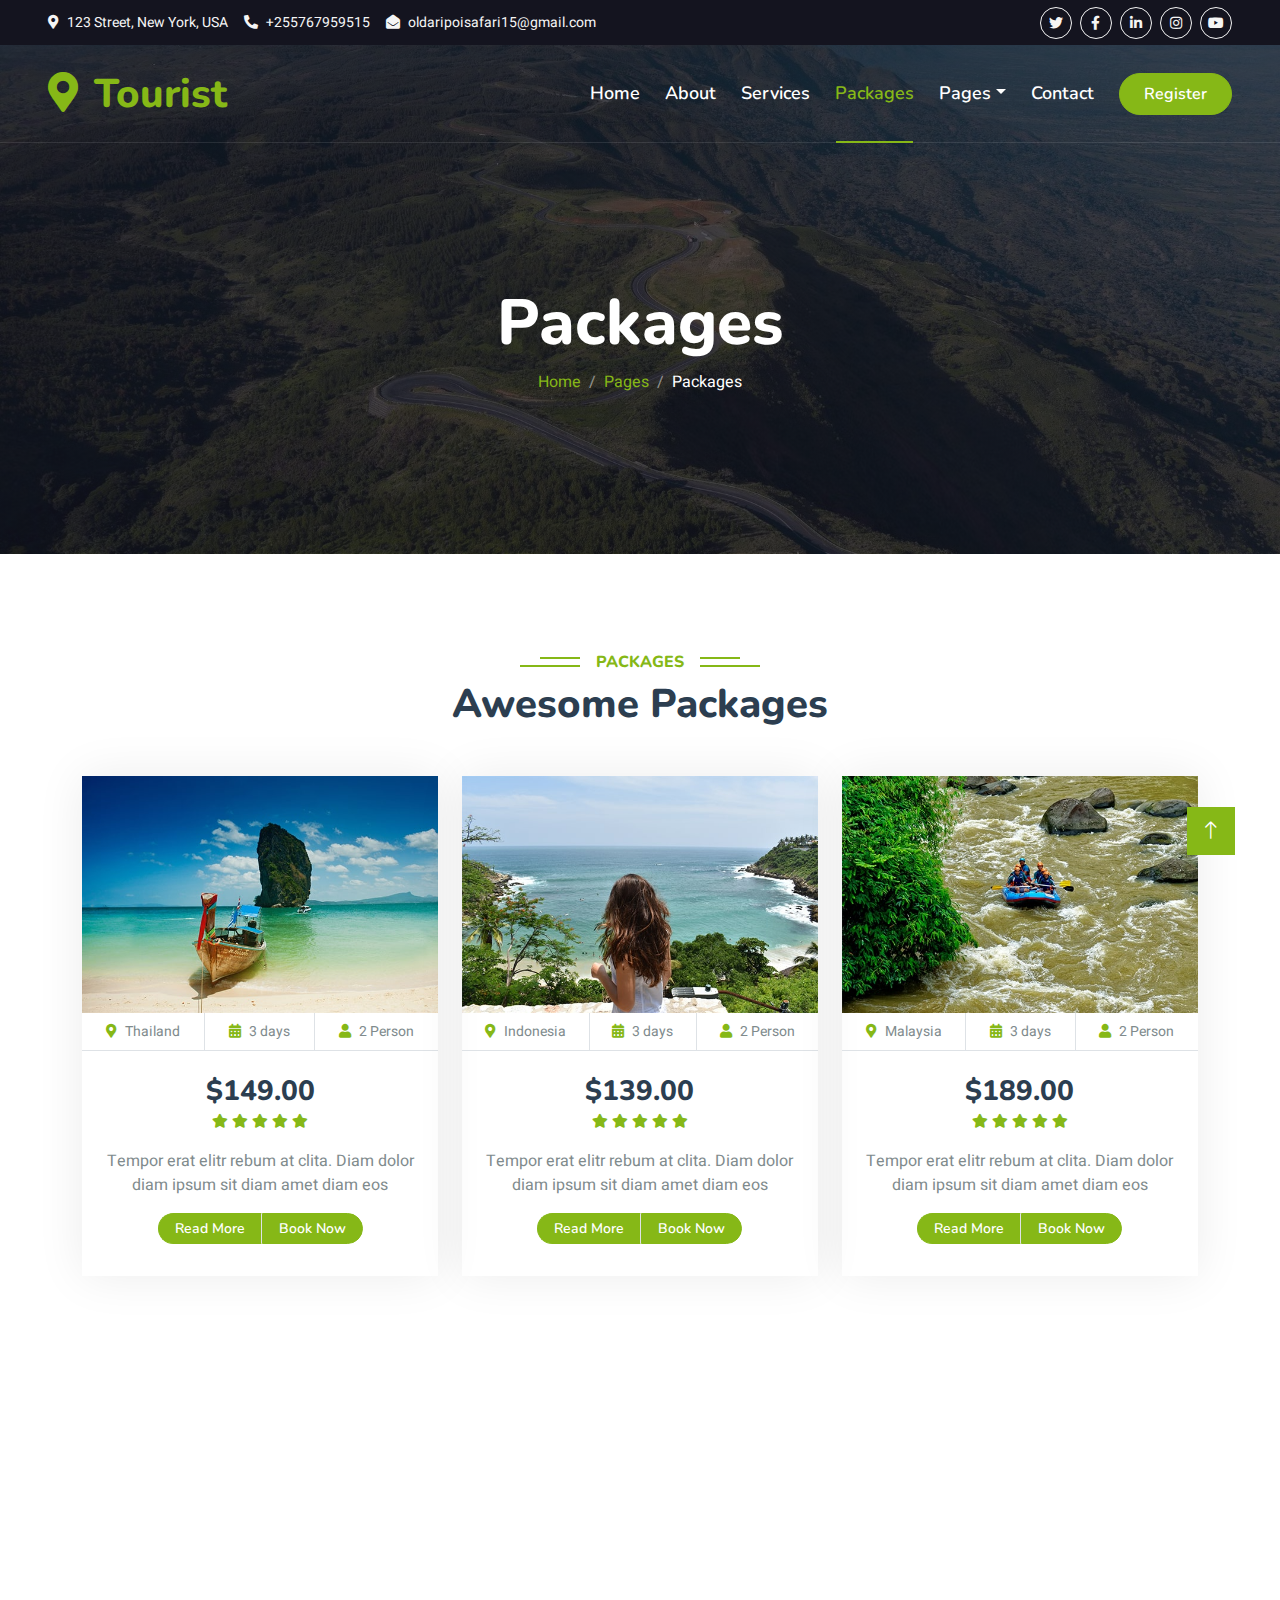
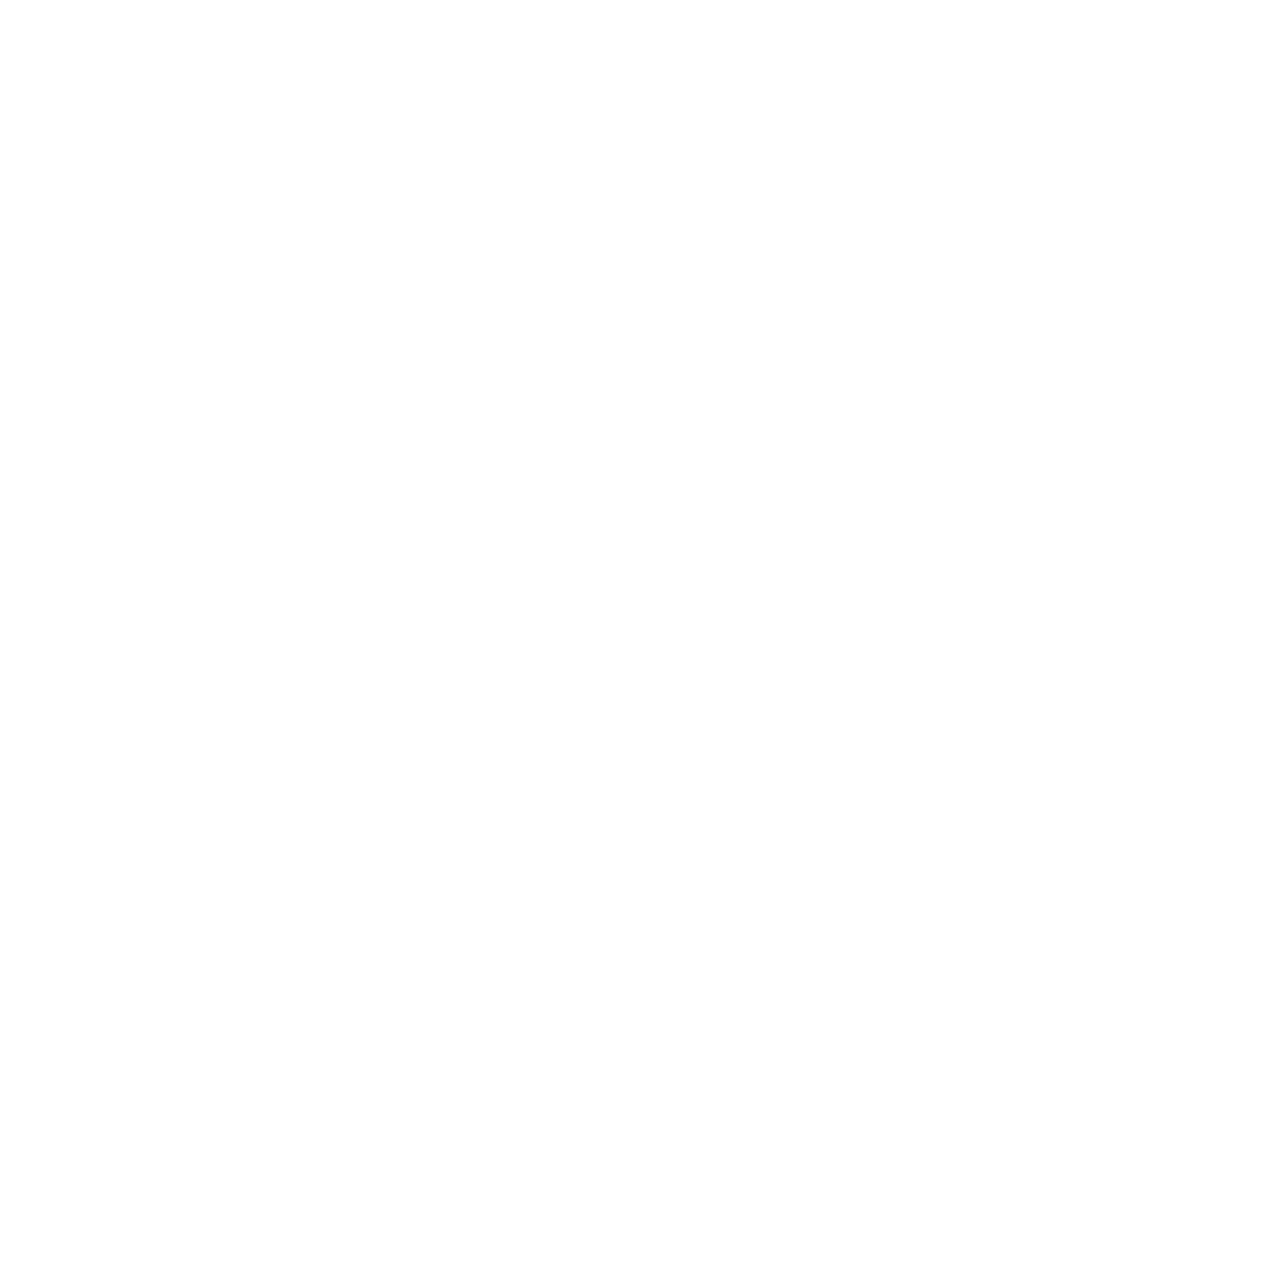
<file: package.html>
<!DOCTYPE html>
<html lang="en">

<head>
    <meta charset="utf-8">
    <title>Tourist - oldaripoisafari15</title>
    <meta content="width=device-width, initial-scale=1.0" name="viewport">
    <meta content="" name="keywords">
    <meta content="" name="description">

    <!-- Favicon -->
    <link href="img/favicon.ico" rel="icon">

    <!-- Google Web Fonts -->
    <link rel="preconnect" href="https://fonts.googleapis.com">
    <link rel="preconnect" href="https://fonts.gstatic.com" crossorigin>
    <link href="https://fonts.googleapis.com/css2?family=Heebo:wght@400;500;600&family=Nunito:wght@600;700;800&display=swap" rel="stylesheet">

    <!-- Icon Font Stylesheet -->
    <link href="https://cdnjs.cloudflare.com/ajax/libs/font-awesome/5.10.0/css/all.min.css" rel="stylesheet">
    <link href="https://cdn.jsdelivr.net/npm/bootstrap-icons@1.4.1/font/bootstrap-icons.css" rel="stylesheet">

    <!-- Libraries Stylesheet -->
    <link href="lib/animate/animate.min.css" rel="stylesheet">
    <link href="lib/owlcarousel/assets/owl.carousel.min.css" rel="stylesheet">
    <link href="lib/tempusdominus/css/tempusdominus-bootstrap-4.min.css" rel="stylesheet" />

    <!-- Customized Bootstrap Stylesheet -->
    <link href="css/bootstrap.min.css" rel="stylesheet">

    <!-- Template Stylesheet -->
    <link href="css/style.css" rel="stylesheet">
</head>

<body>
    <!-- Spinner Start -->
    <div id="spinner" class="show bg-white position-fixed translate-middle w-100 vh-100 top-50 start-50 d-flex align-items-center justify-content-center">
        <div class="spinner-border text-primary" style="width: 3rem; height: 3rem;" role="status">
            <span class="sr-only">Loading...</span>
        </div>
    </div>
    <!-- Spinner End -->


    <!-- Topbar Start -->
    <div class="container-fluid bg-dark px-5 d-none d-lg-block">
        <div class="row gx-0">
            <div class="col-lg-8 text-center text-lg-start mb-2 mb-lg-0">
                <div class="d-inline-flex align-items-center" style="height: 45px;">
                    <small class="me-3 text-light"><i class="fa fa-map-marker-alt me-2"></i>123 Street, New York, USA</small>
                    <small class="me-3 text-light"><i class="fa fa-phone-alt me-2"></i>+255767959515</small>
                    <small class="text-light"><i class="fa fa-envelope-open me-2"></i>oldaripoisafari15@gmail.com</small>
                </div>
            </div>
            <div class="col-lg-4 text-center text-lg-end">
                <div class="d-inline-flex align-items-center" style="height: 45px;">
                    <a class="btn btn-sm btn-outline-light btn-sm-square rounded-circle me-2" href=""><i class="fab fa-twitter fw-normal"></i></a>
                    <a class="btn btn-sm btn-outline-light btn-sm-square rounded-circle me-2" href=""><i class="fab fa-facebook-f fw-normal"></i></a>
                    <a class="btn btn-sm btn-outline-light btn-sm-square rounded-circle me-2" href=""><i class="fab fa-linkedin-in fw-normal"></i></a>
                    <a class="btn btn-sm btn-outline-light btn-sm-square rounded-circle me-2" href=""><i class="fab fa-instagram fw-normal"></i></a>
                    <a class="btn btn-sm btn-outline-light btn-sm-square rounded-circle" href=""><i class="fab fa-youtube fw-normal"></i></a>
                </div>
            </div>
        </div>
    </div>
    <!-- Topbar End -->


    <!-- Navbar & Hero Start -->
    <div class="container-fluid position-relative p-0">
        <nav class="navbar navbar-expand-lg navbar-light px-4 px-lg-5 py-3 py-lg-0">
            <a href="" class="navbar-brand p-0">
                <h1 class="text-primary m-0"><i class="fa fa-map-marker-alt me-3"></i>Tourist</h1>
                <!-- <img src="img/logo.png" alt="Logo"> -->
            </a>
            <button class="navbar-toggler" type="button" data-bs-toggle="collapse" data-bs-target="#navbarCollapse">
                <span class="fa fa-bars"></span>
            </button>
            <div class="collapse navbar-collapse" id="navbarCollapse">
                <div class="navbar-nav ms-auto py-0">
                    <a href="index.html" class="nav-item nav-link">Home</a>
                    <a href="about.html" class="nav-item nav-link">About</a>
                    <a href="service.html" class="nav-item nav-link">Services</a>
                    <a href="package.html" class="nav-item nav-link active">Packages</a>
                    <div class="nav-item dropdown">
                        <a href="#" class="nav-link dropdown-toggle" data-bs-toggle="dropdown">Pages</a>
                        <div class="dropdown-menu m-0">
                            <a href="destination.html" class="dropdown-item">Destination</a>
                            <a href="booking.html" class="dropdown-item">Booking</a>
                            <a href="team.html" class="dropdown-item">Travel Guides</a>
                            <a href="testimonial.html" class="dropdown-item">Testimonial</a>
                            <a href="404.html" class="dropdown-item">404 Page</a>
                        </div>
                    </div>
                    <a href="contact.html" class="nav-item nav-link">Contact</a>
                </div>
                <a href="" class="btn btn-primary rounded-pill py-2 px-4">Register</a>
            </div>
        </nav>

        <div class="container-fluid bg-primary py-5 mb-5 hero-header">
            <div class="container py-5">
                <div class="row justify-content-center py-5">
                    <div class="col-lg-10 pt-lg-5 mt-lg-5 text-center">
                        <h1 class="display-3 text-white animated slideInDown">Packages</h1>
                        <nav aria-label="breadcrumb">
                            <ol class="breadcrumb justify-content-center">
                                <li class="breadcrumb-item"><a href="#">Home</a></li>
                                <li class="breadcrumb-item"><a href="#">Pages</a></li>
                                <li class="breadcrumb-item text-white active" aria-current="page">Packages</li>
                            </ol>
                        </nav>
                    </div>
                </div>
            </div>
        </div>
    </div>
    <!-- Navbar & Hero End -->


    <!-- Package Start -->
    <div class="container-xxl py-5">
        <div class="container">
            <div class="text-center wow fadeInUp" data-wow-delay="0.1s">
                <h6 class="section-title bg-white text-center text-primary px-3">Packages</h6>
                <h1 class="mb-5">Awesome Packages</h1>
            </div>
            <div class="row g-4 justify-content-center">
                <div class="col-lg-4 col-md-6 wow fadeInUp" data-wow-delay="0.1s">
                    <div class="package-item">
                        <div class="overflow-hidden">
                            <img class="img-fluid" src="img/package-1.jpg" alt="">
                        </div>
                        <div class="d-flex border-bottom">
                            <small class="flex-fill text-center border-end py-2"><i class="fa fa-map-marker-alt text-primary me-2"></i>Thailand</small>
                            <small class="flex-fill text-center border-end py-2"><i class="fa fa-calendar-alt text-primary me-2"></i>3 days</small>
                            <small class="flex-fill text-center py-2"><i class="fa fa-user text-primary me-2"></i>2 Person</small>
                        </div>
                        <div class="text-center p-4">
                            <h3 class="mb-0">$149.00</h3>
                            <div class="mb-3">
                                <small class="fa fa-star text-primary"></small>
                                <small class="fa fa-star text-primary"></small>
                                <small class="fa fa-star text-primary"></small>
                                <small class="fa fa-star text-primary"></small>
                                <small class="fa fa-star text-primary"></small>
                            </div>
                            <p>Tempor erat elitr rebum at clita. Diam dolor diam ipsum sit diam amet diam eos</p>
                            <div class="d-flex justify-content-center mb-2">
                                <a href="#" class="btn btn-sm btn-primary px-3 border-end" style="border-radius: 30px 0 0 30px;">Read More</a>
                                <a href="#" class="btn btn-sm btn-primary px-3" style="border-radius: 0 30px 30px 0;">Book Now</a>
                            </div>
                        </div>
                    </div>
                </div>
                <div class="col-lg-4 col-md-6 wow fadeInUp" data-wow-delay="0.3s">
                    <div class="package-item">
                        <div class="overflow-hidden">
                            <img class="img-fluid" src="img/package-2.jpg" alt="">
                        </div>
                        <div class="d-flex border-bottom">
                            <small class="flex-fill text-center border-end py-2"><i class="fa fa-map-marker-alt text-primary me-2"></i>Indonesia</small>
                            <small class="flex-fill text-center border-end py-2"><i class="fa fa-calendar-alt text-primary me-2"></i>3 days</small>
                            <small class="flex-fill text-center py-2"><i class="fa fa-user text-primary me-2"></i>2 Person</small>
                        </div>
                        <div class="text-center p-4">
                            <h3 class="mb-0">$139.00</h3>
                            <div class="mb-3">
                                <small class="fa fa-star text-primary"></small>
                                <small class="fa fa-star text-primary"></small>
                                <small class="fa fa-star text-primary"></small>
                                <small class="fa fa-star text-primary"></small>
                                <small class="fa fa-star text-primary"></small>
                            </div>
                            <p>Tempor erat elitr rebum at clita. Diam dolor diam ipsum sit diam amet diam eos</p>
                            <div class="d-flex justify-content-center mb-2">
                                <a href="#" class="btn btn-sm btn-primary px-3 border-end" style="border-radius: 30px 0 0 30px;">Read More</a>
                                <a href="#" class="btn btn-sm btn-primary px-3" style="border-radius: 0 30px 30px 0;">Book Now</a>
                            </div>
                        </div>
                    </div>
                </div>
                <div class="col-lg-4 col-md-6 wow fadeInUp" data-wow-delay="0.5s">
                    <div class="package-item">
                        <div class="overflow-hidden">
                            <img class="img-fluid" src="img/package-3.jpg" alt="">
                        </div>
                        <div class="d-flex border-bottom">
                            <small class="flex-fill text-center border-end py-2"><i class="fa fa-map-marker-alt text-primary me-2"></i>Malaysia</small>
                            <small class="flex-fill text-center border-end py-2"><i class="fa fa-calendar-alt text-primary me-2"></i>3 days</small>
                            <small class="flex-fill text-center py-2"><i class="fa fa-user text-primary me-2"></i>2 Person</small>
                        </div>
                        <div class="text-center p-4">
                            <h3 class="mb-0">$189.00</h3>
                            <div class="mb-3">
                                <small class="fa fa-star text-primary"></small>
                                <small class="fa fa-star text-primary"></small>
                                <small class="fa fa-star text-primary"></small>
                                <small class="fa fa-star text-primary"></small>
                                <small class="fa fa-star text-primary"></small>
                            </div>
                            <p>Tempor erat elitr rebum at clita. Diam dolor diam ipsum sit diam amet diam eos</p>
                            <div class="d-flex justify-content-center mb-2">
                                <a href="#" class="btn btn-sm btn-primary px-3 border-end" style="border-radius: 30px 0 0 30px;">Read More</a>
                                <a href="#" class="btn btn-sm btn-primary px-3" style="border-radius: 0 30px 30px 0;">Book Now</a>
                            </div>
                        </div>
                    </div>
                </div>
            </div>
        </div>
    </div>
    <!-- Package End -->


    <!-- Booking Start -->
    <div class="container-xxl py-5 wow fadeInUp" data-wow-delay="0.1s">
        <div class="container">
            <div class="booking p-5">
                <div class="row g-5 align-items-center">
                    <div class="col-md-6 text-white">
                        <h6 class="text-white text-uppercase">Booking</h6>
                        <h1 class="text-white mb-4">Online Booking</h1>
                        <p class="mb-4">Tempor erat elitr rebum at clita. Diam dolor diam ipsum sit. Aliqu diam amet diam et eos. Clita erat ipsum et lorem et sit.</p>
                        <p class="mb-4">Tempor erat elitr rebum at clita. Diam dolor diam ipsum sit. Aliqu diam amet diam et eos. Clita erat ipsum et lorem et sit, sed stet lorem sit clita duo justo magna dolore erat amet</p>
                        <a class="btn btn-outline-light py-3 px-5 mt-2" href="">Read More</a>
                    </div>
                    <div class="col-md-6">
                        <h1 class="text-white mb-4">Book A Tour</h1>
                        <form>
                            <div class="row g-3">
                                <div class="col-md-6">
                                    <div class="form-floating">
                                        <input type="text" class="form-control bg-transparent" id="name" placeholder="Your Name">
                                        <label for="name">Your Name</label>
                                    </div>
                                </div>
                                <div class="col-md-6">
                                    <div class="form-floating">
                                        <input type="email" class="form-control bg-transparent" id="email" placeholder="Your Email">
                                        <label for="email">Your Email</label>
                                    </div>
                                </div>
                                <div class="col-md-6">
                                    <div class="form-floating date" id="date3" data-target-input="nearest">
                                        <input type="text" class="form-control bg-transparent datetimepicker-input" id="datetime" placeholder="Date & Time" data-target="#date3" data-toggle="datetimepicker" />
                                        <label for="datetime">Date & Time</label>
                                    </div>
                                </div>
                                <div class="col-md-6">
                                    <div class="form-floating">
                                        <select class="form-select bg-transparent" id="select1">
                                            <option value="1">Destination 1</option>
                                            <option value="2">Destination 2</option>
                                            <option value="3">Destination 3</option>
                                        </select>
                                        <label for="select1">Destination</label>
                                    </div>
                                </div>
                                <div class="col-12">
                                    <div class="form-floating">
                                        <textarea class="form-control bg-transparent" placeholder="Special Request" id="message" style="height: 100px"></textarea>
                                        <label for="message">Special Request</label>
                                    </div>
                                </div>
                                <div class="col-12">
                                    <button class="btn btn-outline-light w-100 py-3" type="submit">Book Now</button>
                                </div>
                            </div>
                        </form>
                    </div>
                </div>
            </div>
        </div>
    </div>
    <!-- Booking Start -->


    <!-- Process Start -->
    <div class="container-xxl py-5">
        <div class="container">
            <div class="text-center pb-4 wow fadeInUp" data-wow-delay="0.1s">
                <h6 class="section-title bg-white text-center text-primary px-3">Process</h6>
                <h1 class="mb-5">3 Easy Steps</h1>
            </div>
            <div class="row gy-5 gx-4 justify-content-center">
                <div class="col-lg-4 col-sm-6 text-center pt-4 wow fadeInUp" data-wow-delay="0.1s">
                    <div class="position-relative border border-primary pt-5 pb-4 px-4">
                        <div class="d-inline-flex align-items-center justify-content-center bg-primary rounded-circle position-absolute top-0 start-50 translate-middle shadow" style="width: 100px; height: 100px;">
                            <i class="fa fa-globe fa-3x text-white"></i>
                        </div>
                        <h5 class="mt-4">Choose A Destination</h5>
                        <hr class="w-25 mx-auto bg-primary mb-1">
                        <hr class="w-50 mx-auto bg-primary mt-0">
                        <p class="mb-0">Tempor erat elitr rebum clita dolor diam ipsum sit diam amet diam eos erat ipsum et lorem et sit sed stet lorem sit</p>
                    </div>
                </div>
                <div class="col-lg-4 col-sm-6 text-center pt-4 wow fadeInUp" data-wow-delay="0.3s">
                    <div class="position-relative border border-primary pt-5 pb-4 px-4">
                        <div class="d-inline-flex align-items-center justify-content-center bg-primary rounded-circle position-absolute top-0 start-50 translate-middle shadow" style="width: 100px; height: 100px;">
                            <i class="fa fa-dollar-sign fa-3x text-white"></i>
                        </div>
                        <h5 class="mt-4">Pay Online</h5>
                        <hr class="w-25 mx-auto bg-primary mb-1">
                        <hr class="w-50 mx-auto bg-primary mt-0">
                        <p class="mb-0">Tempor erat elitr rebum clita dolor diam ipsum sit diam amet diam eos erat ipsum et lorem et sit sed stet lorem sit</p>
                    </div>
                </div>
                <div class="col-lg-4 col-sm-6 text-center pt-4 wow fadeInUp" data-wow-delay="0.5s">
                    <div class="position-relative border border-primary pt-5 pb-4 px-4">
                        <div class="d-inline-flex align-items-center justify-content-center bg-primary rounded-circle position-absolute top-0 start-50 translate-middle shadow" style="width: 100px; height: 100px;">
                            <i class="fa fa-plane fa-3x text-white"></i>
                        </div>
                        <h5 class="mt-4">Fly Today</h5>
                        <hr class="w-25 mx-auto bg-primary mb-1">
                        <hr class="w-50 mx-auto bg-primary mt-0">
                        <p class="mb-0">Tempor erat elitr rebum clita dolor diam ipsum sit diam amet diam eos erat ipsum et lorem et sit sed stet lorem sit</p>
                    </div>
                </div>
            </div>
        </div>
    </div>
    <!-- Process Start -->
        

    <!-- Footer Start -->
    <div class="container-fluid bg-dark text-light footer pt-5 mt-5 wow fadeIn" data-wow-delay="0.1s">
        <div class="container py-5">
            <div class="row g-5">
                <div class="col-lg-3 col-md-6">
                    <h4 class="text-white mb-3">Company</h4>
                    <a class="btn btn-link" href="">About Us</a>
                    <a class="btn btn-link" href="">Contact Us</a>
                    <a class="btn btn-link" href="">Privacy Policy</a>
                    <a class="btn btn-link" href="">Terms & Condition</a>
                    <a class="btn btn-link" href="">FAQs & Help</a>
                </div>
                <div class="col-lg-3 col-md-6">
                    <h4 class="text-white mb-3">Contact</h4>
                    <p class="mb-2"><i class="fa fa-map-marker-alt me-3"></i>123 Street, New York, USA</p>
                    <p class="mb-2"><i class="fa fa-phone-alt me-3"></i>+012 345 67890</p>
                    <p class="mb-2"><i class="fa fa-envelope me-3"></i>info@example.com</p>
                    <div class="d-flex pt-2">
                        <a class="btn btn-outline-light btn-social" href=""><i class="fab fa-twitter"></i></a>
                        <a class="btn btn-outline-light btn-social" href=""><i class="fab fa-facebook-f"></i></a>
                        <a class="btn btn-outline-light btn-social" href=""><i class="fab fa-youtube"></i></a>
                        <a class="btn btn-outline-light btn-social" href=""><i class="fab fa-linkedin-in"></i></a>
                    </div>
                </div>
                <div class="col-lg-3 col-md-6">
                    <h4 class="text-white mb-3">Gallery</h4>
                    <div class="row g-2 pt-2">
                        <div class="col-4">
                            <img class="img-fluid bg-light p-1" src="img/package-1.jpg" alt="">
                        </div>
                        <div class="col-4">
                            <img class="img-fluid bg-light p-1" src="img/package-2.jpg" alt="">
                        </div>
                        <div class="col-4">
                            <img class="img-fluid bg-light p-1" src="img/package-3.jpg" alt="">
                        </div>
                        <div class="col-4">
                            <img class="img-fluid bg-light p-1" src="img/package-2.jpg" alt="">
                        </div>
                        <div class="col-4">
                            <img class="img-fluid bg-light p-1" src="img/package-3.jpg" alt="">
                        </div>
                        <div class="col-4">
                            <img class="img-fluid bg-light p-1" src="img/package-1.jpg" alt="">
                        </div>
                    </div>
                </div>
                <div class="col-lg-3 col-md-6">
                    <h4 class="text-white mb-3">Newsletter</h4>
                    <p>Dolor amet sit justo amet elitr clita ipsum elitr est.</p>
                    <div class="position-relative mx-auto" style="max-width: 400px;">
                        <input class="form-control border-primary w-100 py-3 ps-4 pe-5" type="text" placeholder="Your email">
                        <button type="button" class="btn btn-primary py-2 position-absolute top-0 end-0 mt-2 me-2">SignUp</button>
                    </div>
                </div>
            </div>
        </div>
        <div class="container">
            <div class="copyright">
                <div class="row">
                    <div class="col-md-6 text-center text-md-start mb-3 mb-md-0">
                        &copy; <a class="border-bottom" href="#">Your Site Name</a>, All Right Reserved.

                        <!--/*** This template is free as long as you keep the footer author’s credit link/attribution link/backlink. If you'd like to use the template without the footer author’s credit link/attribution link/backlink, you can purchase the Credit Removal License from "https://htmlcodex.com/credit-removal". Thank you for your support. ***/-->
                        Designed By <a class="border-bottom" href="https://htmlcodex.com">HTML Codex</a>
                    </div>
                    <div class="col-md-6 text-center text-md-end">
                        <div class="footer-menu">
                            <a href="">Home</a>
                            <a href="">Cookies</a>
                            <a href="">Help</a>
                            <a href="">FQAs</a>
                        </div>
                    </div>
                </div>
            </div>
        </div>
    </div>
    <!-- Footer End -->


    <!-- Back to Top -->
    <a href="#" class="btn btn-lg btn-primary btn-lg-square back-to-top"><i class="bi bi-arrow-up"></i></a>


    <!-- JavaScript Libraries -->
    <script src="https://code.jquery.com/jquery-3.4.1.min.js"></script>
    <script src="https://cdn.jsdelivr.net/npm/bootstrap@5.0.0/dist/js/bootstrap.bundle.min.js"></script>
    <script src="lib/wow/wow.min.js"></script>
    <script src="lib/easing/easing.min.js"></script>
    <script src="lib/waypoints/waypoints.min.js"></script>
    <script src="lib/owlcarousel/owl.carousel.min.js"></script>
    <script src="lib/tempusdominus/js/moment.min.js"></script>
    <script src="lib/tempusdominus/js/moment-timezone.min.js"></script>
    <script src="lib/tempusdominus/js/tempusdominus-bootstrap-4.min.js"></script>

    <!-- Template Javascript -->
    <script src="js/main.js"></script>
</body>

</html>
</file>
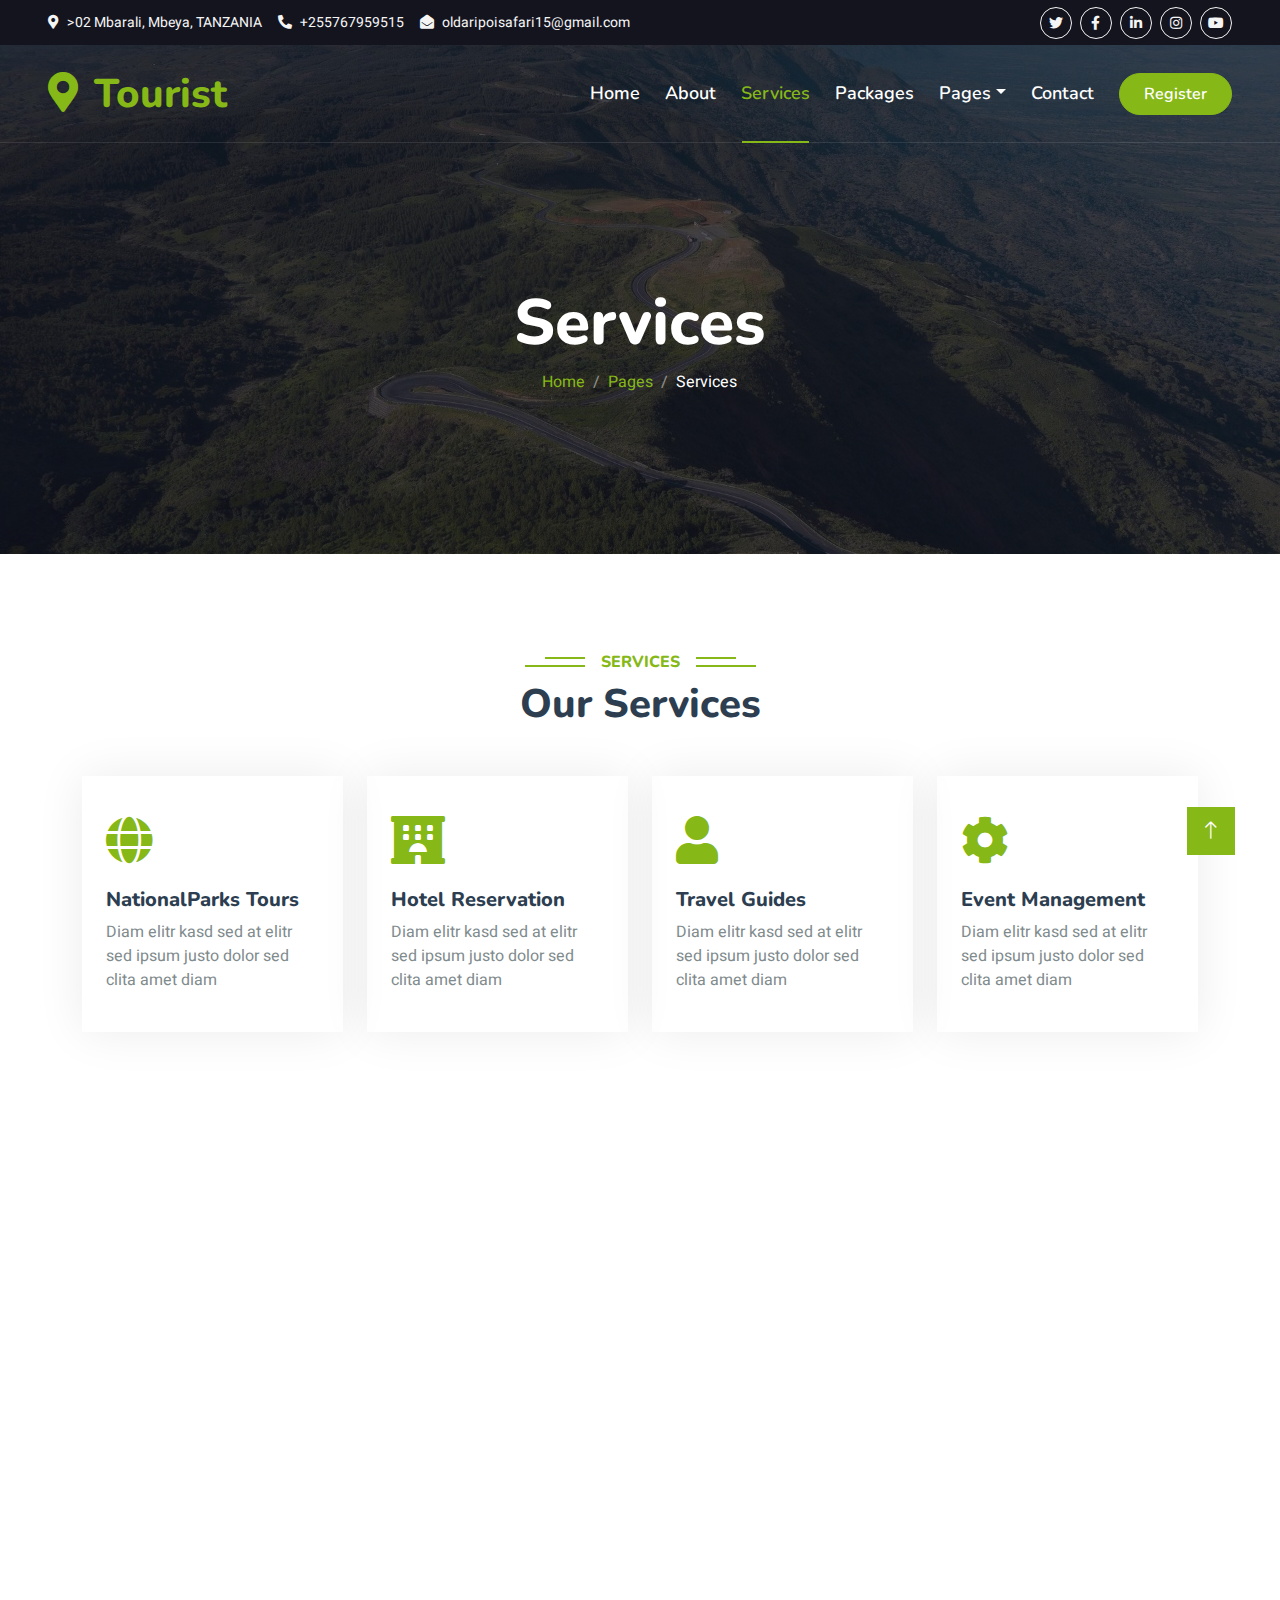
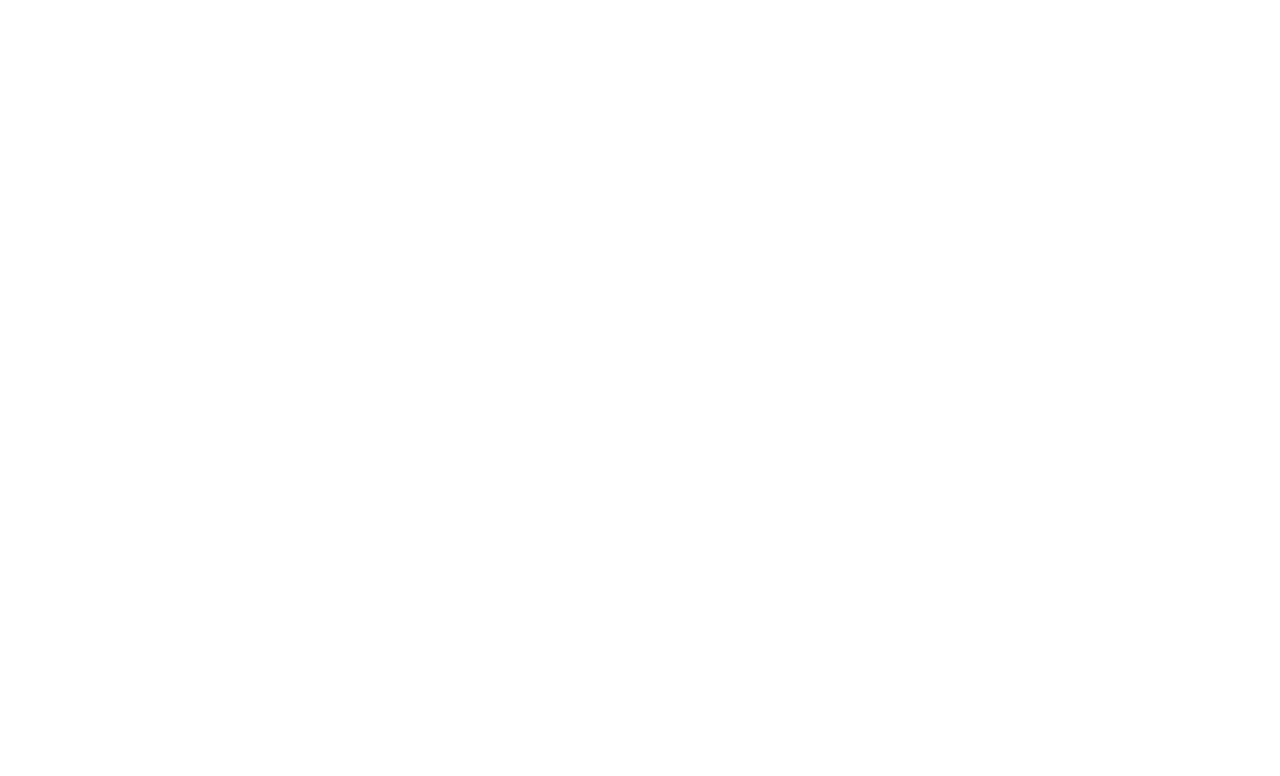
<file: service.html>
<!DOCTYPE html>
<html lang="en">

<head>
    <meta charset="utf-8">
    <title>Tourist - Oldaripoi Safari</title>
    <meta content="width=device-width, initial-scale=1.0" name="viewport">
    <meta content="" name="keywords">
    <meta content="" name="description">

    <!-- Favicon -->
    <link href="img/favicon.ico" rel="icon">

    <!-- Google Web Fonts -->
    <link rel="preconnect" href="https://fonts.googleapis.com">
    <link rel="preconnect" href="https://fonts.gstatic.com" crossorigin>
    <link href="https://fonts.googleapis.com/css2?family=Heebo:wght@400;500;600&family=Nunito:wght@600;700;800&display=swap" rel="stylesheet">

    <!-- Icon Font Stylesheet -->
    <link href="https://cdnjs.cloudflare.com/ajax/libs/font-awesome/5.10.0/css/all.min.css" rel="stylesheet">
    <link href="https://cdn.jsdelivr.net/npm/bootstrap-icons@1.4.1/font/bootstrap-icons.css" rel="stylesheet">

    <!-- Libraries Stylesheet -->
    <link href="lib/animate/animate.min.css" rel="stylesheet">
    <link href="lib/owlcarousel/assets/owl.carousel.min.css" rel="stylesheet">
    <link href="lib/tempusdominus/css/tempusdominus-bootstrap-4.min.css" rel="stylesheet" />

    <!-- Customized Bootstrap Stylesheet -->
    <link href="css/bootstrap.min.css" rel="stylesheet">

    <!-- Template Stylesheet -->
    <link href="css/style.css" rel="stylesheet">
</head>

<body>
    <!-- Spinner Start -->
    <div id="spinner" class="show bg-white position-fixed translate-middle w-100 vh-100 top-50 start-50 d-flex align-items-center justify-content-center">
        <div class="spinner-border text-primary" style="width: 3rem; height: 3rem;" role="status">
            <span class="sr-only">Loading...</span>
        </div>
    </div>
    <!-- Spinner End -->


    <!-- Topbar Start -->
    <div class="container-fluid bg-dark px-5 d-none d-lg-block">
        <div class="row gx-0">
            <div class="col-lg-8 text-center text-lg-start mb-2 mb-lg-0">
                <div class="d-inline-flex align-items-center" style="height: 45px;">
                    <small class="me-3 text-light"><i class="fa fa-map-marker-alt me-2"></i>>02 Mbarali, Mbeya, TANZANIA</small>
                    <small class="me-3 text-light"><i class="fa fa-phone-alt me-2"></i>+255767959515</small>
                    <small class="text-light"><i class="fa fa-envelope-open me-2"></i>oldaripoisafari15@gmail.com</small>
                </div>
            </div>
            <div class="col-lg-4 text-center text-lg-end">
                <div class="d-inline-flex align-items-center" style="height: 45px;">
                    <a class="btn btn-sm btn-outline-light btn-sm-square rounded-circle me-2" href=""><i class="fab fa-twitter fw-normal"></i></a>
                    <a class="btn btn-sm btn-outline-light btn-sm-square rounded-circle me-2" href=""><i class="fab fa-facebook-f fw-normal"></i></a>
                    <a class="btn btn-sm btn-outline-light btn-sm-square rounded-circle me-2" href=""><i class="fab fa-linkedin-in fw-normal"></i></a>
                    <a class="btn btn-sm btn-outline-light btn-sm-square rounded-circle me-2" href=""><i class="fab fa-instagram fw-normal"></i></a>
                    <a class="btn btn-sm btn-outline-light btn-sm-square rounded-circle" href=""><i class="fab fa-youtube fw-normal"></i></a>
                </div>
            </div>
        </div>
    </div>
    <!-- Topbar End -->


    <!-- Navbar & Hero Start -->
    <div class="container-fluid position-relative p-0">
        <nav class="navbar navbar-expand-lg navbar-light px-4 px-lg-5 py-3 py-lg-0">
            <a href="" class="navbar-brand p-0">
                <h1 class="text-primary m-0"><i class="fa fa-map-marker-alt me-3"></i>Tourist</h1>
                <!-- <img src="img/logo.png" alt="Logo"> -->
            </a>
            <button class="navbar-toggler" type="button" data-bs-toggle="collapse" data-bs-target="#navbarCollapse">
                <span class="fa fa-bars"></span>
            </button>
            <div class="collapse navbar-collapse" id="navbarCollapse">
                <div class="navbar-nav ms-auto py-0">
                    <a href="index.html" class="nav-item nav-link">Home</a>
                    <a href="about.html" class="nav-item nav-link">About</a>
                    <a href="service.html" class="nav-item nav-link active">Services</a>
                    <a href="package.html" class="nav-item nav-link">Packages</a>
                    <div class="nav-item dropdown">
                        <a href="#" class="nav-link dropdown-toggle" data-bs-toggle="dropdown">Pages</a>
                        <div class="dropdown-menu m-0">
                            <a href="destination.html" class="dropdown-item">Destination</a>
                            <a href="booking.html" class="dropdown-item">Booking</a>
                            <a href="team.html" class="dropdown-item">Travel Guides</a>
                            <a href="testimonial.html" class="dropdown-item">Testimonial</a>
                            <a href="404.html" class="dropdown-item">404 Page</a>
                        </div>
                    </div>
                    <a href="contact.html" class="nav-item nav-link">Contact</a>
                </div>
                <a href="" class="btn btn-primary rounded-pill py-2 px-4">Register</a>
            </div>
        </nav>

        <div class="container-fluid bg-primary py-5 mb-5 hero-header">
            <div class="container py-5">
                <div class="row justify-content-center py-5">
                    <div class="col-lg-10 pt-lg-5 mt-lg-5 text-center">
                        <h1 class="display-3 text-white animated slideInDown">Services</h1>
                        <nav aria-label="breadcrumb">
                            <ol class="breadcrumb justify-content-center">
                                <li class="breadcrumb-item"><a href="#">Home</a></li>
                                <li class="breadcrumb-item"><a href="#">Pages</a></li>
                                <li class="breadcrumb-item text-white active" aria-current="page">Services</li>
                            </ol>
                        </nav>
                    </div>
                </div>
            </div>
        </div>
    </div>
    <!-- Navbar & Hero End -->


    <!-- Service Start -->
    <div class="container-xxl py-5">
        <div class="container">
            <div class="text-center wow fadeInUp" data-wow-delay="0.1s">
                <h6 class="section-title bg-white text-center text-primary px-3">Services</h6>
                <h1 class="mb-5">Our Services</h1>
            </div>
            <div class="row g-4">
                <div class="col-lg-3 col-sm-6 wow fadeInUp" data-wow-delay="0.1s">
                    <div class="service-item rounded pt-3">
                        <div class="p-4">
                            <i class="fa fa-3x fa-globe text-primary mb-4"></i>
                            <h5>NationalParks Tours</h5>
                            <p>Diam elitr kasd sed at elitr sed ipsum justo dolor sed clita amet diam</p>
                        </div>
                    </div>
                </div>
                <div class="col-lg-3 col-sm-6 wow fadeInUp" data-wow-delay="0.3s">
                    <div class="service-item rounded pt-3">
                        <div class="p-4">
                            <i class="fa fa-3x fa-hotel text-primary mb-4"></i>
                            <h5>Hotel Reservation</h5>
                            <p>Diam elitr kasd sed at elitr sed ipsum justo dolor sed clita amet diam</p>
                        </div>
                    </div>
                </div>
                <div class="col-lg-3 col-sm-6 wow fadeInUp" data-wow-delay="0.5s">
                    <div class="service-item rounded pt-3">
                        <div class="p-4">
                            <i class="fa fa-3x fa-user text-primary mb-4"></i>
                            <h5>Travel Guides</h5>
                            <p>Diam elitr kasd sed at elitr sed ipsum justo dolor sed clita amet diam</p>
                        </div>
                    </div>
                </div>
                <div class="col-lg-3 col-sm-6 wow fadeInUp" data-wow-delay="0.7s">
                    <div class="service-item rounded pt-3">
                        <div class="p-4">
                            <i class="fa fa-3x fa-cog text-primary mb-4"></i>
                            <h5>Event Management</h5>
                            <p>Diam elitr kasd sed at elitr sed ipsum justo dolor sed clita amet diam</p>
                        </div>
                    </div>
                </div>
                <div class="col-lg-3 col-sm-6 wow fadeInUp" data-wow-delay="0.1s">
                    <div class="service-item rounded pt-3">
                        <div class="p-4">
                            <i class="fa fa-3x fa-globe text-primary mb-4"></i>
                            <h5>WorldWide Tours</h5>
                            <p>Diam elitr kasd sed at elitr sed ipsum justo dolor sed clita amet diam</p>
                        </div>
                    </div>
                </div>
                <div class="col-lg-3 col-sm-6 wow fadeInUp" data-wow-delay="0.3s">
                    <div class="service-item rounded pt-3">
                        <div class="p-4">
                            <i class="fa fa-3x fa-hotel text-primary mb-4"></i>
                            <h5>Hotel Reservation</h5>
                            <p>Diam elitr kasd sed at elitr sed ipsum justo dolor sed clita amet diam</p>
                        </div>
                    </div>
                </div>
                <div class="col-lg-3 col-sm-6 wow fadeInUp" data-wow-delay="0.5s">
                    <div class="service-item rounded pt-3">
                        <div class="p-4">
                            <i class="fa fa-3x fa-user text-primary mb-4"></i>
                            <h5>Travel Guides</h5>
                            <p>Diam elitr kasd sed at elitr sed ipsum justo dolor sed clita amet diam</p>
                        </div>
                    </div>
                </div>
                <div class="col-lg-3 col-sm-6 wow fadeInUp" data-wow-delay="0.7s">
                    <div class="service-item rounded pt-3">
                        <div class="p-4">
                            <i class="fa fa-3x fa-cog text-primary mb-4"></i>
                            <h5>Event Management</h5>
                            <p>Diam elitr kasd sed at elitr sed ipsum justo dolor sed clita amet diam</p>
                        </div>
                    </div>
                </div>
            </div>
        </div>
    </div>
    <!-- Service End -->


    <!-- Testimonial Start -->
    <div class="container-xxl py-5 wow fadeInUp" data-wow-delay="0.1s">
        <div class="container">
            <div class="text-center">
                <h6 class="section-title bg-white text-center text-primary px-3">Testimonial</h6>
                <h1 class="mb-5">Our Clients Say!!!</h1>
            </div>
            <div class="owl-carousel testimonial-carousel position-relative">
                <div class="testimonial-item bg-white text-center border p-4">
                    <img class="bg-white rounded-circle shadow p-1 mx-auto mb-3" src="img/testimonial-1.jpg" style="width: 80px; height: 80px;">
                    <h5 class="mb-0">John Doe</h5>
                    <p>New York, USA</p>
                    <p class="mb-0">Tempor erat elitr rebum at clita. Diam dolor diam ipsum sit diam amet diam et eos. Clita erat ipsum et lorem et sit.</p>
                </div>
                <div class="testimonial-item bg-white text-center border p-4">
                    <img class="bg-white rounded-circle shadow p-1 mx-auto mb-3" src="img/testimonial-2.jpg" style="width: 80px; height: 80px;">
                    <h5 class="mb-0">John Doe</h5>
                    <p>New York, USA</p>
                    <p class="mt-2 mb-0">Tempor erat elitr rebum at clita. Diam dolor diam ipsum sit diam amet diam et eos. Clita erat ipsum et lorem et sit.</p>
                </div>
                <div class="testimonial-item bg-white text-center border p-4">
                    <img class="bg-white rounded-circle shadow p-1 mx-auto mb-3" src="img/testimonial-3.jpg" style="width: 80px; height: 80px;">
                    <h5 class="mb-0">John Doe</h5>
                    <p>New York, USA</p>
                    <p class="mt-2 mb-0">Tempor erat elitr rebum at clita. Diam dolor diam ipsum sit diam amet diam et eos. Clita erat ipsum et lorem et sit.</p>
                </div>
                <div class="testimonial-item bg-white text-center border p-4">
                    <img class="bg-white rounded-circle shadow p-1 mx-auto mb-3" src="img/testimonial-4.jpg" style="width: 80px; height: 80px;">
                    <h5 class="mb-0">John Doe</h5>
                    <p>New York, USA</p>
                    <p class="mt-2 mb-0">Tempor erat elitr rebum at clita. Diam dolor diam ipsum sit diam amet diam et eos. Clita erat ipsum et lorem et sit.</p>
                </div>
            </div>
        </div>
    </div>
    <!-- Testimonial End -->
        

    <!-- Footer Start -->
    <div class="container-fluid bg-dark text-light footer pt-5 mt-5 wow fadeIn" data-wow-delay="0.1s">
        <div class="container py-5">
            <div class="row g-5">
                <div class="col-lg-3 col-md-6">
                    <h4 class="text-white mb-3">Company</h4>
                    <a class="btn btn-link" href="">About Us</a>
                    <a class="btn btn-link" href="">Contact Us</a>
                    <a class="btn btn-link" href="">Privacy Policy</a>
                    <a class="btn btn-link" href="">Terms & Condition</a>
                    <a class="btn btn-link" href="">FAQs & Help</a>
                </div>
                <div class="col-lg-3 col-md-6">
                    <h4 class="text-white mb-3">Contact</h4>
                    <p class="mb-2"><i class="fa fa-map-marker-alt me-3"></i>>02 Mbarali, Mbeya, TANZANIA</p>
                    <p class="mb-2"><i class="fa fa-phone-alt me-3"></i>+255767959515</p>
                    <p class="mb-2"><i class="fa fa-envelope me-3"></i>oldaripoisafari15@gmail.com</p>
                    <div class="d-flex pt-2">
                        <a class="btn btn-outline-light btn-social" href=""><i class="fab fa-twitter"></i></a>
                        <a class="btn btn-outline-light btn-social" href=""><i class="fab fa-facebook-f"></i></a>
                        <a class="btn btn-outline-light btn-social" href=""><i class="fab fa-youtube"></i></a>
                        <a class="btn btn-outline-light btn-social" href=""><i class="fab fa-linkedin-in"></i></a>
                    </div>
                </div>
                <div class="col-lg-3 col-md-6">
                    <h4 class="text-white mb-3">Gallery</h4>
                    <div class="row g-2 pt-2">
                        <div class="col-4">
                            <img class="img-fluid bg-light p-1" src="img/package-1.jpg" alt="">
                        </div>
                        <div class="col-4">
                            <img class="img-fluid bg-light p-1" src="img/package-2.jpg" alt="">
                        </div>
                        <div class="col-4">
                            <img class="img-fluid bg-light p-1" src="img/package-3.jpg" alt="">
                        </div>
                        <div class="col-4">
                            <img class="img-fluid bg-light p-1" src="img/package-2.jpg" alt="">
                        </div>
                        <div class="col-4">
                            <img class="img-fluid bg-light p-1" src="img/package-3.jpg" alt="">
                        </div>
                        <div class="col-4">
                            <img class="img-fluid bg-light p-1" src="img/package-1.jpg" alt="">
                        </div>
                    </div>
                </div>
                <div class="col-lg-3 col-md-6">
                    <h4 class="text-white mb-3">Newsletter</h4>
                    <p>Dolor amet sit justo amet elitr clita ipsum elitr est.</p>
                    <div class="position-relative mx-auto" style="max-width: 400px;">
                        <input class="form-control border-primary w-100 py-3 ps-4 pe-5" type="text" placeholder="Your email">
                        <button type="button" class="btn btn-primary py-2 position-absolute top-0 end-0 mt-2 me-2">SignUp</button>
                    </div>
                </div>
            </div>
        </div>
        <div class="container">
            <div class="copyright">
                <div class="row">
                    <div class="col-md-6 text-center text-md-start mb-3 mb-md-0">
                        &copy; <a class="border-bottom" href="#">Your Site Name</a>, All Right Reserved.

                        <!--/*** This template is free as long as you keep the footer author’s credit link/attribution link/backlink. If you'd like to use the template without the footer author’s credit link/attribution link/backlink, you can purchase the Credit Removal License from "https://htmlcodex.com/credit-removal". Thank you for your support. ***/-->
                        Designed By <a class="border-bottom" href="https://htmlcodex.com">HTML Codex</a>
                    </div>
                    <div class="col-md-6 text-center text-md-end">
                        <div class="footer-menu">
                            <a href="">Home</a>
                            <a href="">Cookies</a>
                            <a href="">Help</a>
                            <a href="">FQAs</a>
                        </div>
                    </div>
                </div>
            </div>
        </div>
    </div>
    <!-- Footer End -->


    <!-- Back to Top -->
    <a href="#" class="btn btn-lg btn-primary btn-lg-square back-to-top"><i class="bi bi-arrow-up"></i></a>


    <!-- JavaScript Libraries -->
    <script src="https://code.jquery.com/jquery-3.4.1.min.js"></script>
    <script src="https://cdn.jsdelivr.net/npm/bootstrap@5.0.0/dist/js/bootstrap.bundle.min.js"></script>
    <script src="lib/wow/wow.min.js"></script>
    <script src="lib/easing/easing.min.js"></script>
    <script src="lib/waypoints/waypoints.min.js"></script>
    <script src="lib/owlcarousel/owl.carousel.min.js"></script>
    <script src="lib/tempusdominus/js/moment.min.js"></script>
    <script src="lib/tempusdominus/js/moment-timezone.min.js"></script>
    <script src="lib/tempusdominus/js/tempusdominus-bootstrap-4.min.js"></script>

    <!-- Template Javascript -->
    <script src="js/main.js"></script>
</body>

</html>
</file>
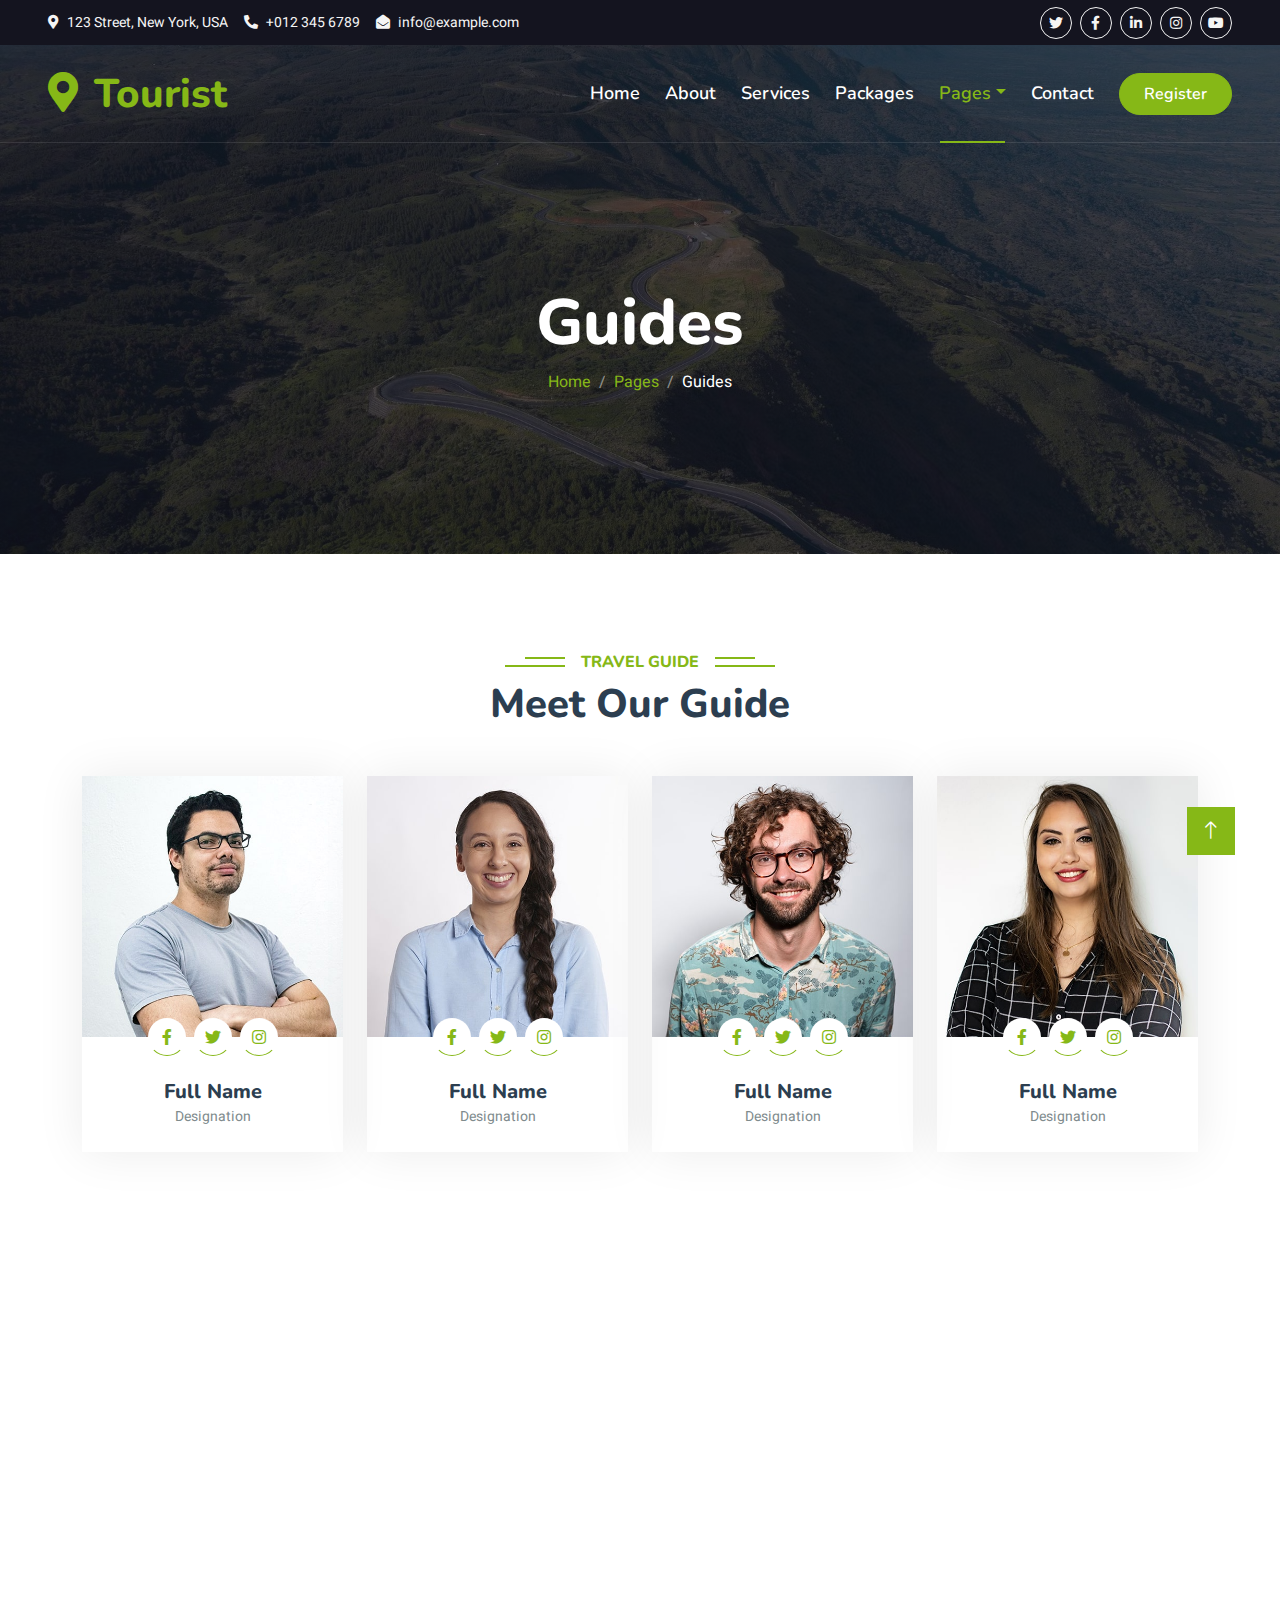
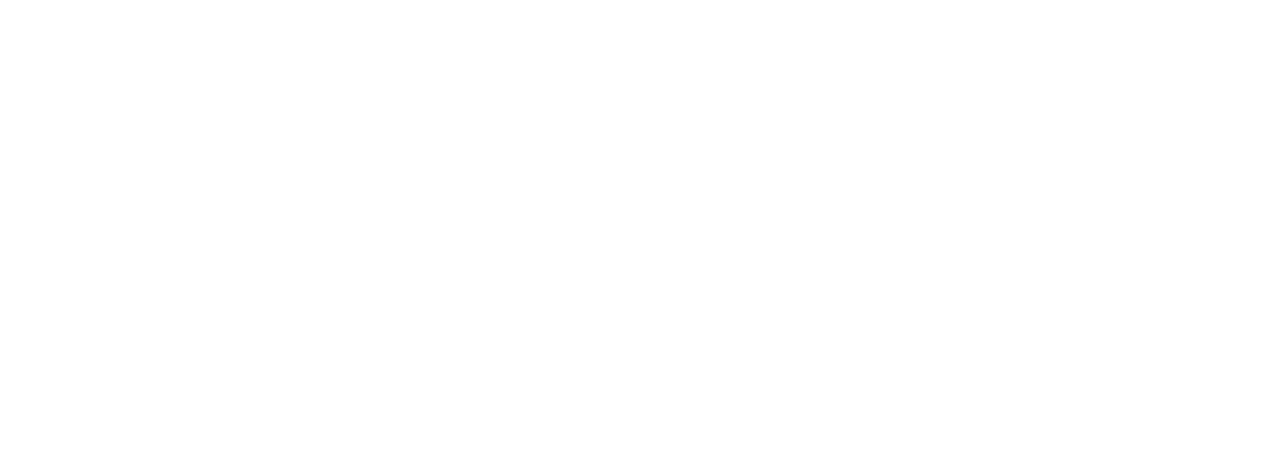
<file: team.html>
<!DOCTYPE html>
<html lang="en">

<head>
    <meta charset="utf-8">
    <title>Tourist - Travel Agency HTML Template</title>
    <meta content="width=device-width, initial-scale=1.0" name="viewport">
    <meta content="" name="keywords">
    <meta content="" name="description">

    <!-- Favicon -->
    <link href="img/favicon.ico" rel="icon">

    <!-- Google Web Fonts -->
    <link rel="preconnect" href="https://fonts.googleapis.com">
    <link rel="preconnect" href="https://fonts.gstatic.com" crossorigin>
    <link href="https://fonts.googleapis.com/css2?family=Heebo:wght@400;500;600&family=Nunito:wght@600;700;800&display=swap" rel="stylesheet">

    <!-- Icon Font Stylesheet -->
    <link href="https://cdnjs.cloudflare.com/ajax/libs/font-awesome/5.10.0/css/all.min.css" rel="stylesheet">
    <link href="https://cdn.jsdelivr.net/npm/bootstrap-icons@1.4.1/font/bootstrap-icons.css" rel="stylesheet">

    <!-- Libraries Stylesheet -->
    <link href="lib/animate/animate.min.css" rel="stylesheet">
    <link href="lib/owlcarousel/assets/owl.carousel.min.css" rel="stylesheet">
    <link href="lib/tempusdominus/css/tempusdominus-bootstrap-4.min.css" rel="stylesheet" />

    <!-- Customized Bootstrap Stylesheet -->
    <link href="css/bootstrap.min.css" rel="stylesheet">

    <!-- Template Stylesheet -->
    <link href="css/style.css" rel="stylesheet">
</head>

<body>
    <!-- Spinner Start -->
    <div id="spinner" class="show bg-white position-fixed translate-middle w-100 vh-100 top-50 start-50 d-flex align-items-center justify-content-center">
        <div class="spinner-border text-primary" style="width: 3rem; height: 3rem;" role="status">
            <span class="sr-only">Loading...</span>
        </div>
    </div>
    <!-- Spinner End -->


    <!-- Topbar Start -->
    <div class="container-fluid bg-dark px-5 d-none d-lg-block">
        <div class="row gx-0">
            <div class="col-lg-8 text-center text-lg-start mb-2 mb-lg-0">
                <div class="d-inline-flex align-items-center" style="height: 45px;">
                    <small class="me-3 text-light"><i class="fa fa-map-marker-alt me-2"></i>123 Street, New York, USA</small>
                    <small class="me-3 text-light"><i class="fa fa-phone-alt me-2"></i>+012 345 6789</small>
                    <small class="text-light"><i class="fa fa-envelope-open me-2"></i>info@example.com</small>
                </div>
            </div>
            <div class="col-lg-4 text-center text-lg-end">
                <div class="d-inline-flex align-items-center" style="height: 45px;">
                    <a class="btn btn-sm btn-outline-light btn-sm-square rounded-circle me-2" href=""><i class="fab fa-twitter fw-normal"></i></a>
                    <a class="btn btn-sm btn-outline-light btn-sm-square rounded-circle me-2" href=""><i class="fab fa-facebook-f fw-normal"></i></a>
                    <a class="btn btn-sm btn-outline-light btn-sm-square rounded-circle me-2" href=""><i class="fab fa-linkedin-in fw-normal"></i></a>
                    <a class="btn btn-sm btn-outline-light btn-sm-square rounded-circle me-2" href=""><i class="fab fa-instagram fw-normal"></i></a>
                    <a class="btn btn-sm btn-outline-light btn-sm-square rounded-circle" href=""><i class="fab fa-youtube fw-normal"></i></a>
                </div>
            </div>
        </div>
    </div>
    <!-- Topbar End -->


    <!-- Navbar & Hero Start -->
    <div class="container-fluid position-relative p-0">
        <nav class="navbar navbar-expand-lg navbar-light px-4 px-lg-5 py-3 py-lg-0">
            <a href="" class="navbar-brand p-0">
                <h1 class="text-primary m-0"><i class="fa fa-map-marker-alt me-3"></i>Tourist</h1>
                <!-- <img src="img/logo.png" alt="Logo"> -->
            </a>
            <button class="navbar-toggler" type="button" data-bs-toggle="collapse" data-bs-target="#navbarCollapse">
                <span class="fa fa-bars"></span>
            </button>
            <div class="collapse navbar-collapse" id="navbarCollapse">
                <div class="navbar-nav ms-auto py-0">
                    <a href="index.html" class="nav-item nav-link">Home</a>
                    <a href="about.html" class="nav-item nav-link">About</a>
                    <a href="service.html" class="nav-item nav-link">Services</a>
                    <a href="package.html" class="nav-item nav-link">Packages</a>
                    <div class="nav-item dropdown">
                        <a href="#" class="nav-link dropdown-toggle active" data-bs-toggle="dropdown">Pages</a>
                        <div class="dropdown-menu m-0">
                            <a href="destination.html" class="dropdown-item">Destination</a>
                            <a href="booking.html" class="dropdown-item">Booking</a>
                            <a href="team.html" class="dropdown-item active">Travel Guides</a>
                            <a href="testimonial.html" class="dropdown-item">Testimonial</a>
                            <a href="404.html" class="dropdown-item">404 Page</a>
                        </div>
                    </div>
                    <a href="contact.html" class="nav-item nav-link">Contact</a>
                </div>
                <a href="" class="btn btn-primary rounded-pill py-2 px-4">Register</a>
            </div>
        </nav>

        <div class="container-fluid bg-primary py-5 mb-5 hero-header">
            <div class="container py-5">
                <div class="row justify-content-center py-5">
                    <div class="col-lg-10 pt-lg-5 mt-lg-5 text-center">
                        <h1 class="display-3 text-white animated slideInDown">Guides</h1>
                        <nav aria-label="breadcrumb">
                            <ol class="breadcrumb justify-content-center">
                                <li class="breadcrumb-item"><a href="#">Home</a></li>
                                <li class="breadcrumb-item"><a href="#">Pages</a></li>
                                <li class="breadcrumb-item text-white active" aria-current="page">Guides</li>
                            </ol>
                        </nav>
                    </div>
                </div>
            </div>
        </div>
    </div>
    <!-- Navbar & Hero End -->


    <!-- Team Start -->
    <div class="container-xxl py-5">
        <div class="container">
            <div class="text-center wow fadeInUp" data-wow-delay="0.1s">
                <h6 class="section-title bg-white text-center text-primary px-3">Travel Guide</h6>
                <h1 class="mb-5">Meet Our Guide</h1>
            </div>
            <div class="row g-4">
                <div class="col-lg-3 col-md-6 wow fadeInUp" data-wow-delay="0.1s">
                    <div class="team-item">
                        <div class="overflow-hidden">
                            <img class="img-fluid" src="img/team-1.jpg" alt="">
                        </div>
                        <div class="position-relative d-flex justify-content-center" style="margin-top: -19px;">
                            <a class="btn btn-square mx-1" href=""><i class="fab fa-facebook-f"></i></a>
                            <a class="btn btn-square mx-1" href=""><i class="fab fa-twitter"></i></a>
                            <a class="btn btn-square mx-1" href=""><i class="fab fa-instagram"></i></a>
                        </div>
                        <div class="text-center p-4">
                            <h5 class="mb-0">Full Name</h5>
                            <small>Designation</small>
                        </div>
                    </div>
                </div>
                <div class="col-lg-3 col-md-6 wow fadeInUp" data-wow-delay="0.3s">
                    <div class="team-item">
                        <div class="overflow-hidden">
                            <img class="img-fluid" src="img/team-2.jpg" alt="">
                        </div>
                        <div class="position-relative d-flex justify-content-center" style="margin-top: -19px;">
                            <a class="btn btn-square mx-1" href=""><i class="fab fa-facebook-f"></i></a>
                            <a class="btn btn-square mx-1" href=""><i class="fab fa-twitter"></i></a>
                            <a class="btn btn-square mx-1" href=""><i class="fab fa-instagram"></i></a>
                        </div>
                        <div class="text-center p-4">
                            <h5 class="mb-0">Full Name</h5>
                            <small>Designation</small>
                        </div>
                    </div>
                </div>
                <div class="col-lg-3 col-md-6 wow fadeInUp" data-wow-delay="0.5s">
                    <div class="team-item">
                        <div class="overflow-hidden">
                            <img class="img-fluid" src="img/team-3.jpg" alt="">
                        </div>
                        <div class="position-relative d-flex justify-content-center" style="margin-top: -19px;">
                            <a class="btn btn-square mx-1" href=""><i class="fab fa-facebook-f"></i></a>
                            <a class="btn btn-square mx-1" href=""><i class="fab fa-twitter"></i></a>
                            <a class="btn btn-square mx-1" href=""><i class="fab fa-instagram"></i></a>
                        </div>
                        <div class="text-center p-4">
                            <h5 class="mb-0">Full Name</h5>
                            <small>Designation</small>
                        </div>
                    </div>
                </div>
                <div class="col-lg-3 col-md-6 wow fadeInUp" data-wow-delay="0.7s">
                    <div class="team-item">
                        <div class="overflow-hidden">
                            <img class="img-fluid" src="img/team-4.jpg" alt="">
                        </div>
                        <div class="position-relative d-flex justify-content-center" style="margin-top: -19px;">
                            <a class="btn btn-square mx-1" href=""><i class="fab fa-facebook-f"></i></a>
                            <a class="btn btn-square mx-1" href=""><i class="fab fa-twitter"></i></a>
                            <a class="btn btn-square mx-1" href=""><i class="fab fa-instagram"></i></a>
                        </div>
                        <div class="text-center p-4">
                            <h5 class="mb-0">Full Name</h5>
                            <small>Designation</small>
                        </div>
                    </div>
                </div>
                <div class="col-lg-3 col-md-6 wow fadeInUp" data-wow-delay="0.1s">
                    <div class="team-item">
                        <div class="overflow-hidden">
                            <img class="img-fluid" src="img/team-2.jpg" alt="">
                        </div>
                        <div class="position-relative d-flex justify-content-center" style="margin-top: -19px;">
                            <a class="btn btn-square mx-1" href=""><i class="fab fa-facebook-f"></i></a>
                            <a class="btn btn-square mx-1" href=""><i class="fab fa-twitter"></i></a>
                            <a class="btn btn-square mx-1" href=""><i class="fab fa-instagram"></i></a>
                        </div>
                        <div class="text-center p-4">
                            <h5 class="mb-0">Full Name</h5>
                            <small>Designation</small>
                        </div>
                    </div>
                </div>
                <div class="col-lg-3 col-md-6 wow fadeInUp" data-wow-delay="0.3s">
                    <div class="team-item">
                        <div class="overflow-hidden">
                            <img class="img-fluid" src="img/team-3.jpg" alt="">
                        </div>
                        <div class="position-relative d-flex justify-content-center" style="margin-top: -19px;">
                            <a class="btn btn-square mx-1" href=""><i class="fab fa-facebook-f"></i></a>
                            <a class="btn btn-square mx-1" href=""><i class="fab fa-twitter"></i></a>
                            <a class="btn btn-square mx-1" href=""><i class="fab fa-instagram"></i></a>
                        </div>
                        <div class="text-center p-4">
                            <h5 class="mb-0">Full Name</h5>
                            <small>Designation</small>
                        </div>
                    </div>
                </div>
                <div class="col-lg-3 col-md-6 wow fadeInUp" data-wow-delay="0.5s">
                    <div class="team-item">
                        <div class="overflow-hidden">
                            <img class="img-fluid" src="img/team-4.jpg" alt="">
                        </div>
                        <div class="position-relative d-flex justify-content-center" style="margin-top: -19px;">
                            <a class="btn btn-square mx-1" href=""><i class="fab fa-facebook-f"></i></a>
                            <a class="btn btn-square mx-1" href=""><i class="fab fa-twitter"></i></a>
                            <a class="btn btn-square mx-1" href=""><i class="fab fa-instagram"></i></a>
                        </div>
                        <div class="text-center p-4">
                            <h5 class="mb-0">Full Name</h5>
                            <small>Designation</small>
                        </div>
                    </div>
                </div>
                <div class="col-lg-3 col-md-6 wow fadeInUp" data-wow-delay="0.7s">
                    <div class="team-item">
                        <div class="overflow-hidden">
                            <img class="img-fluid" src="img/team-1.jpg" alt="">
                        </div>
                        <div class="position-relative d-flex justify-content-center" style="margin-top: -19px;">
                            <a class="btn btn-square mx-1" href=""><i class="fab fa-facebook-f"></i></a>
                            <a class="btn btn-square mx-1" href=""><i class="fab fa-twitter"></i></a>
                            <a class="btn btn-square mx-1" href=""><i class="fab fa-instagram"></i></a>
                        </div>
                        <div class="text-center p-4">
                            <h5 class="mb-0">Full Name</h5>
                            <small>Designation</small>
                        </div>
                    </div>
                </div>
            </div>
        </div>
    </div>
    <!-- Team End -->
        

    <!-- Footer Start -->
    <div class="container-fluid bg-dark text-light footer pt-5 mt-5 wow fadeIn" data-wow-delay="0.1s">
        <div class="container py-5">
            <div class="row g-5">
                <div class="col-lg-3 col-md-6">
                    <h4 class="text-white mb-3">Company</h4>
                    <a class="btn btn-link" href="">About Us</a>
                    <a class="btn btn-link" href="">Contact Us</a>
                    <a class="btn btn-link" href="">Privacy Policy</a>
                    <a class="btn btn-link" href="">Terms & Condition</a>
                    <a class="btn btn-link" href="">FAQs & Help</a>
                </div>
                <div class="col-lg-3 col-md-6">
                    <h4 class="text-white mb-3">Contact</h4>
                    <p class="mb-2"><i class="fa fa-map-marker-alt me-3"></i>123 Street, New York, USA</p>
                    <p class="mb-2"><i class="fa fa-phone-alt me-3"></i>+012 345 67890</p>
                    <p class="mb-2"><i class="fa fa-envelope me-3"></i>info@example.com</p>
                    <div class="d-flex pt-2">
                        <a class="btn btn-outline-light btn-social" href=""><i class="fab fa-twitter"></i></a>
                        <a class="btn btn-outline-light btn-social" href=""><i class="fab fa-facebook-f"></i></a>
                        <a class="btn btn-outline-light btn-social" href=""><i class="fab fa-youtube"></i></a>
                        <a class="btn btn-outline-light btn-social" href=""><i class="fab fa-linkedin-in"></i></a>
                    </div>
                </div>
                <div class="col-lg-3 col-md-6">
                    <h4 class="text-white mb-3">Gallery</h4>
                    <div class="row g-2 pt-2">
                        <div class="col-4">
                            <img class="img-fluid bg-light p-1" src="img/package-1.jpg" alt="">
                        </div>
                        <div class="col-4">
                            <img class="img-fluid bg-light p-1" src="img/package-2.jpg" alt="">
                        </div>
                        <div class="col-4">
                            <img class="img-fluid bg-light p-1" src="img/package-3.jpg" alt="">
                        </div>
                        <div class="col-4">
                            <img class="img-fluid bg-light p-1" src="img/package-2.jpg" alt="">
                        </div>
                        <div class="col-4">
                            <img class="img-fluid bg-light p-1" src="img/package-3.jpg" alt="">
                        </div>
                        <div class="col-4">
                            <img class="img-fluid bg-light p-1" src="img/package-1.jpg" alt="">
                        </div>
                    </div>
                </div>
                <div class="col-lg-3 col-md-6">
                    <h4 class="text-white mb-3">Newsletter</h4>
                    <p>Dolor amet sit justo amet elitr clita ipsum elitr est.</p>
                    <div class="position-relative mx-auto" style="max-width: 400px;">
                        <input class="form-control border-primary w-100 py-3 ps-4 pe-5" type="text" placeholder="Your email">
                        <button type="button" class="btn btn-primary py-2 position-absolute top-0 end-0 mt-2 me-2">SignUp</button>
                    </div>
                </div>
            </div>
        </div>
        <div class="container">
            <div class="copyright">
                <div class="row">
                    <div class="col-md-6 text-center text-md-start mb-3 mb-md-0">
                        &copy; <a class="border-bottom" href="#">Your Site Name</a>, All Right Reserved.

                        <!--/*** This template is free as long as you keep the footer author’s credit link/attribution link/backlink. If you'd like to use the template without the footer author’s credit link/attribution link/backlink, you can purchase the Credit Removal License from "https://htmlcodex.com/credit-removal". Thank you for your support. ***/-->
                        Designed By <a class="border-bottom" href="https://htmlcodex.com">HTML Codex</a>
                    </div>
                    <div class="col-md-6 text-center text-md-end">
                        <div class="footer-menu">
                            <a href="">Home</a>
                            <a href="">Cookies</a>
                            <a href="">Help</a>
                            <a href="">FQAs</a>
                        </div>
                    </div>
                </div>
            </div>
        </div>
    </div>
    <!-- Footer End -->


    <!-- Back to Top -->
    <a href="#" class="btn btn-lg btn-primary btn-lg-square back-to-top"><i class="bi bi-arrow-up"></i></a>


    <!-- JavaScript Libraries -->
    <script src="https://code.jquery.com/jquery-3.4.1.min.js"></script>
    <script src="https://cdn.jsdelivr.net/npm/bootstrap@5.0.0/dist/js/bootstrap.bundle.min.js"></script>
    <script src="lib/wow/wow.min.js"></script>
    <script src="lib/easing/easing.min.js"></script>
    <script src="lib/waypoints/waypoints.min.js"></script>
    <script src="lib/owlcarousel/owl.carousel.min.js"></script>
    <script src="lib/tempusdominus/js/moment.min.js"></script>
    <script src="lib/tempusdominus/js/moment-timezone.min.js"></script>
    <script src="lib/tempusdominus/js/tempusdominus-bootstrap-4.min.js"></script>

    <!-- Template Javascript -->
    <script src="js/main.js"></script>
</body>

</html>
</file>
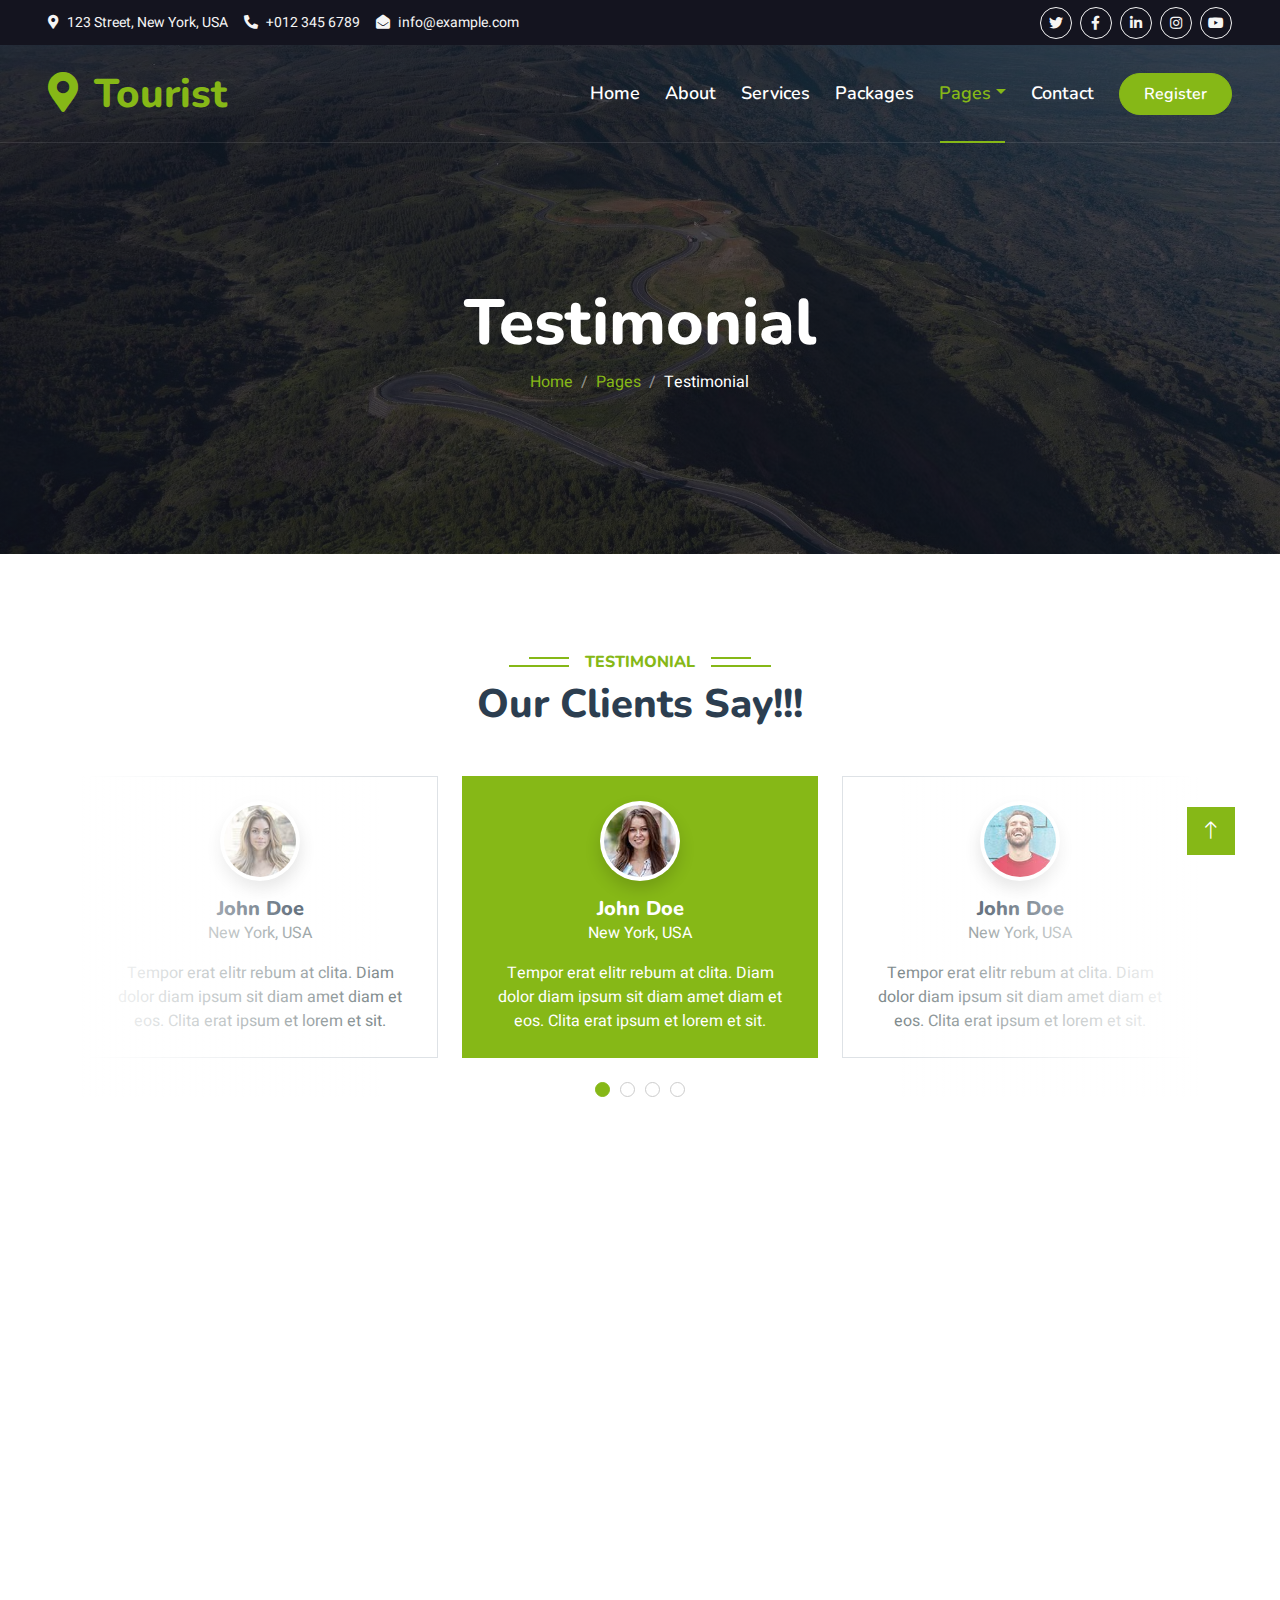
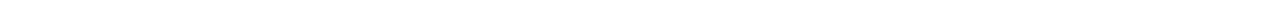
<file: testimonial.html>
<!DOCTYPE html>
<html lang="en">

<head>
    <meta charset="utf-8">
    <title>Tourist - Travel Agency HTML Template</title>
    <meta content="width=device-width, initial-scale=1.0" name="viewport">
    <meta content="" name="keywords">
    <meta content="" name="description">

    <!-- Favicon -->
    <link href="img/favicon.ico" rel="icon">

    <!-- Google Web Fonts -->
    <link rel="preconnect" href="https://fonts.googleapis.com">
    <link rel="preconnect" href="https://fonts.gstatic.com" crossorigin>
    <link href="https://fonts.googleapis.com/css2?family=Heebo:wght@400;500;600&family=Nunito:wght@600;700;800&display=swap" rel="stylesheet">

    <!-- Icon Font Stylesheet -->
    <link href="https://cdnjs.cloudflare.com/ajax/libs/font-awesome/5.10.0/css/all.min.css" rel="stylesheet">
    <link href="https://cdn.jsdelivr.net/npm/bootstrap-icons@1.4.1/font/bootstrap-icons.css" rel="stylesheet">

    <!-- Libraries Stylesheet -->
    <link href="lib/animate/animate.min.css" rel="stylesheet">
    <link href="lib/owlcarousel/assets/owl.carousel.min.css" rel="stylesheet">
    <link href="lib/tempusdominus/css/tempusdominus-bootstrap-4.min.css" rel="stylesheet" />

    <!-- Customized Bootstrap Stylesheet -->
    <link href="css/bootstrap.min.css" rel="stylesheet">

    <!-- Template Stylesheet -->
    <link href="css/style.css" rel="stylesheet">
</head>

<body>
    <!-- Spinner Start -->
    <div id="spinner" class="show bg-white position-fixed translate-middle w-100 vh-100 top-50 start-50 d-flex align-items-center justify-content-center">
        <div class="spinner-border text-primary" style="width: 3rem; height: 3rem;" role="status">
            <span class="sr-only">Loading...</span>
        </div>
    </div>
    <!-- Spinner End -->


    <!-- Topbar Start -->
    <div class="container-fluid bg-dark px-5 d-none d-lg-block">
        <div class="row gx-0">
            <div class="col-lg-8 text-center text-lg-start mb-2 mb-lg-0">
                <div class="d-inline-flex align-items-center" style="height: 45px;">
                    <small class="me-3 text-light"><i class="fa fa-map-marker-alt me-2"></i>123 Street, New York, USA</small>
                    <small class="me-3 text-light"><i class="fa fa-phone-alt me-2"></i>+012 345 6789</small>
                    <small class="text-light"><i class="fa fa-envelope-open me-2"></i>info@example.com</small>
                </div>
            </div>
            <div class="col-lg-4 text-center text-lg-end">
                <div class="d-inline-flex align-items-center" style="height: 45px;">
                    <a class="btn btn-sm btn-outline-light btn-sm-square rounded-circle me-2" href=""><i class="fab fa-twitter fw-normal"></i></a>
                    <a class="btn btn-sm btn-outline-light btn-sm-square rounded-circle me-2" href=""><i class="fab fa-facebook-f fw-normal"></i></a>
                    <a class="btn btn-sm btn-outline-light btn-sm-square rounded-circle me-2" href=""><i class="fab fa-linkedin-in fw-normal"></i></a>
                    <a class="btn btn-sm btn-outline-light btn-sm-square rounded-circle me-2" href=""><i class="fab fa-instagram fw-normal"></i></a>
                    <a class="btn btn-sm btn-outline-light btn-sm-square rounded-circle" href=""><i class="fab fa-youtube fw-normal"></i></a>
                </div>
            </div>
        </div>
    </div>
    <!-- Topbar End -->


    <!-- Navbar & Hero Start -->
    <div class="container-fluid position-relative p-0">
        <nav class="navbar navbar-expand-lg navbar-light px-4 px-lg-5 py-3 py-lg-0">
            <a href="" class="navbar-brand p-0">
                <h1 class="text-primary m-0"><i class="fa fa-map-marker-alt me-3"></i>Tourist</h1>
                <!-- <img src="img/logo.png" alt="Logo"> -->
            </a>
            <button class="navbar-toggler" type="button" data-bs-toggle="collapse" data-bs-target="#navbarCollapse">
                <span class="fa fa-bars"></span>
            </button>
            <div class="collapse navbar-collapse" id="navbarCollapse">
                <div class="navbar-nav ms-auto py-0">
                    <a href="index.html" class="nav-item nav-link">Home</a>
                    <a href="about.html" class="nav-item nav-link">About</a>
                    <a href="service.html" class="nav-item nav-link">Services</a>
                    <a href="package.html" class="nav-item nav-link">Packages</a>
                    <div class="nav-item dropdown">
                        <a href="#" class="nav-link dropdown-toggle active" data-bs-toggle="dropdown">Pages</a>
                        <div class="dropdown-menu m-0">
                            <a href="destination.html" class="dropdown-item">Destination</a>
                            <a href="booking.html" class="dropdown-item">Booking</a>
                            <a href="team.html" class="dropdown-item">Travel Guides</a>
                            <a href="testimonial.html" class="dropdown-item active">Testimonial</a>
                            <a href="404.html" class="dropdown-item">404 Page</a>
                        </div>
                    </div>
                    <a href="contact.html" class="nav-item nav-link">Contact</a>
                </div>
                <a href="" class="btn btn-primary rounded-pill py-2 px-4">Register</a>
            </div>
        </nav>

        <div class="container-fluid bg-primary py-5 mb-5 hero-header">
            <div class="container py-5">
                <div class="row justify-content-center py-5">
                    <div class="col-lg-10 pt-lg-5 mt-lg-5 text-center">
                        <h1 class="display-3 text-white animated slideInDown">Testimonial</h1>
                        <nav aria-label="breadcrumb">
                            <ol class="breadcrumb justify-content-center">
                                <li class="breadcrumb-item"><a href="#">Home</a></li>
                                <li class="breadcrumb-item"><a href="#">Pages</a></li>
                                <li class="breadcrumb-item text-white active" aria-current="page">Testimonial</li>
                            </ol>
                        </nav>
                    </div>
                </div>
            </div>
        </div>
    </div>
    <!-- Navbar & Hero End -->


    <!-- Testimonial Start -->
    <div class="container-xxl py-5 wow fadeInUp" data-wow-delay="0.1s">
        <div class="container">
            <div class="text-center">
                <h6 class="section-title bg-white text-center text-primary px-3">Testimonial</h6>
                <h1 class="mb-5">Our Clients Say!!!</h1>
            </div>
            <div class="owl-carousel testimonial-carousel position-relative">
                <div class="testimonial-item bg-white text-center border p-4">
                    <img class="bg-white rounded-circle shadow p-1 mx-auto mb-3" src="img/testimonial-1.jpg" style="width: 80px; height: 80px;">
                    <h5 class="mb-0">John Doe</h5>
                    <p>New York, USA</p>
                    <p class="mb-0">Tempor erat elitr rebum at clita. Diam dolor diam ipsum sit diam amet diam et eos. Clita erat ipsum et lorem et sit.</p>
                </div>
                <div class="testimonial-item bg-white text-center border p-4">
                    <img class="bg-white rounded-circle shadow p-1 mx-auto mb-3" src="img/testimonial-2.jpg" style="width: 80px; height: 80px;">
                    <h5 class="mb-0">John Doe</h5>
                    <p>New York, USA</p>
                    <p class="mt-2 mb-0">Tempor erat elitr rebum at clita. Diam dolor diam ipsum sit diam amet diam et eos. Clita erat ipsum et lorem et sit.</p>
                </div>
                <div class="testimonial-item bg-white text-center border p-4">
                    <img class="bg-white rounded-circle shadow p-1 mx-auto mb-3" src="img/testimonial-3.jpg" style="width: 80px; height: 80px;">
                    <h5 class="mb-0">John Doe</h5>
                    <p>New York, USA</p>
                    <p class="mt-2 mb-0">Tempor erat elitr rebum at clita. Diam dolor diam ipsum sit diam amet diam et eos. Clita erat ipsum et lorem et sit.</p>
                </div>
                <div class="testimonial-item bg-white text-center border p-4">
                    <img class="bg-white rounded-circle shadow p-1 mx-auto mb-3" src="img/testimonial-4.jpg" style="width: 80px; height: 80px;">
                    <h5 class="mb-0">John Doe</h5>
                    <p>New York, USA</p>
                    <p class="mt-2 mb-0">Tempor erat elitr rebum at clita. Diam dolor diam ipsum sit diam amet diam et eos. Clita erat ipsum et lorem et sit.</p>
                </div>
            </div>
        </div>
    </div>
    <!-- Testimonial End -->
        

    <!-- Footer Start -->
    <div class="container-fluid bg-dark text-light footer pt-5 mt-5 wow fadeIn" data-wow-delay="0.1s">
        <div class="container py-5">
            <div class="row g-5">
                <div class="col-lg-3 col-md-6">
                    <h4 class="text-white mb-3">Company</h4>
                    <a class="btn btn-link" href="">About Us</a>
                    <a class="btn btn-link" href="">Contact Us</a>
                    <a class="btn btn-link" href="">Privacy Policy</a>
                    <a class="btn btn-link" href="">Terms & Condition</a>
                    <a class="btn btn-link" href="">FAQs & Help</a>
                </div>
                <div class="col-lg-3 col-md-6">
                    <h4 class="text-white mb-3">Contact</h4>
                    <p class="mb-2"><i class="fa fa-map-marker-alt me-3"></i>123 Street, New York, USA</p>
                    <p class="mb-2"><i class="fa fa-phone-alt me-3"></i>+012 345 67890</p>
                    <p class="mb-2"><i class="fa fa-envelope me-3"></i>info@example.com</p>
                    <div class="d-flex pt-2">
                        <a class="btn btn-outline-light btn-social" href=""><i class="fab fa-twitter"></i></a>
                        <a class="btn btn-outline-light btn-social" href=""><i class="fab fa-facebook-f"></i></a>
                        <a class="btn btn-outline-light btn-social" href=""><i class="fab fa-youtube"></i></a>
                        <a class="btn btn-outline-light btn-social" href=""><i class="fab fa-linkedin-in"></i></a>
                    </div>
                </div>
                <div class="col-lg-3 col-md-6">
                    <h4 class="text-white mb-3">Gallery</h4>
                    <div class="row g-2 pt-2">
                        <div class="col-4">
                            <img class="img-fluid bg-light p-1" src="img/package-1.jpg" alt="">
                        </div>
                        <div class="col-4">
                            <img class="img-fluid bg-light p-1" src="img/package-2.jpg" alt="">
                        </div>
                        <div class="col-4">
                            <img class="img-fluid bg-light p-1" src="img/package-3.jpg" alt="">
                        </div>
                        <div class="col-4">
                            <img class="img-fluid bg-light p-1" src="img/package-2.jpg" alt="">
                        </div>
                        <div class="col-4">
                            <img class="img-fluid bg-light p-1" src="img/package-3.jpg" alt="">
                        </div>
                        <div class="col-4">
                            <img class="img-fluid bg-light p-1" src="img/package-1.jpg" alt="">
                        </div>
                    </div>
                </div>
                <div class="col-lg-3 col-md-6">
                    <h4 class="text-white mb-3">Newsletter</h4>
                    <p>Dolor amet sit justo amet elitr clita ipsum elitr est.</p>
                    <div class="position-relative mx-auto" style="max-width: 400px;">
                        <input class="form-control border-primary w-100 py-3 ps-4 pe-5" type="text" placeholder="Your email">
                        <button type="button" class="btn btn-primary py-2 position-absolute top-0 end-0 mt-2 me-2">SignUp</button>
                    </div>
                </div>
            </div>
        </div>
        <div class="container">
            <div class="copyright">
                <div class="row">
                    <div class="col-md-6 text-center text-md-start mb-3 mb-md-0">
                        &copy; <a class="border-bottom" href="#">Your Site Name</a>, All Right Reserved.

                        <!--/*** This template is free as long as you keep the footer author’s credit link/attribution link/backlink. If you'd like to use the template without the footer author’s credit link/attribution link/backlink, you can purchase the Credit Removal License from "https://htmlcodex.com/credit-removal". Thank you for your support. ***/-->
                        Designed By <a class="border-bottom" href="https://htmlcodex.com">HTML Codex</a>
                    </div>
                    <div class="col-md-6 text-center text-md-end">
                        <div class="footer-menu">
                            <a href="">Home</a>
                            <a href="">Cookies</a>
                            <a href="">Help</a>
                            <a href="">FQAs</a>
                        </div>
                    </div>
                </div>
            </div>
        </div>
    </div>
    <!-- Footer End -->


    <!-- Back to Top -->
    <a href="#" class="btn btn-lg btn-primary btn-lg-square back-to-top"><i class="bi bi-arrow-up"></i></a>


    <!-- JavaScript Libraries -->
    <script src="https://code.jquery.com/jquery-3.4.1.min.js"></script>
    <script src="https://cdn.jsdelivr.net/npm/bootstrap@5.0.0/dist/js/bootstrap.bundle.min.js"></script>
    <script src="lib/wow/wow.min.js"></script>
    <script src="lib/easing/easing.min.js"></script>
    <script src="lib/waypoints/waypoints.min.js"></script>
    <script src="lib/owlcarousel/owl.carousel.min.js"></script>
    <script src="lib/tempusdominus/js/moment.min.js"></script>
    <script src="lib/tempusdominus/js/moment-timezone.min.js"></script>
    <script src="lib/tempusdominus/js/tempusdominus-bootstrap-4.min.js"></script>

    <!-- Template Javascript -->
    <script src="js/main.js"></script>
</body>

</html>
</file>
<file: css/style.css>
/********** Template CSS **********/
:root {
    --primary: #86B817;
    --secondary: #FE8800;
    --light: #F5F5F5;
    --dark: #14141F;
}

.fw-medium {
    font-weight: 600 !important;
}

.fw-semi-bold {
    font-weight: 700 !important;
}

.back-to-top {
    position: fixed;
    display: none;
    right: 45px;
    bottom: 45px;
    z-index: 99;
}


/*** Spinner ***/
#spinner {
    opacity: 0;
    visibility: hidden;
    transition: opacity .5s ease-out, visibility 0s linear .5s;
    z-index: 99999;
}

#spinner.show {
    transition: opacity .5s ease-out, visibility 0s linear 0s;
    visibility: visible;
    opacity: 1;
}


/*** Button ***/
.btn {
    font-family: 'Nunito', sans-serif;
    font-weight: 600;
    transition: .5s;
}

.btn.btn-primary,
.btn.btn-secondary {
    color: #FFFFFF;
}

.btn-square {
    width: 38px;
    height: 38px;
}

.btn-sm-square {
    width: 32px;
    height: 32px;
}

.btn-lg-square {
    width: 48px;
    height: 48px;
}

.btn-square,
.btn-sm-square,
.btn-lg-square {
    padding: 0;
    display: flex;
    align-items: center;
    justify-content: center;
    font-weight: normal;
    border-radius: 0px;
}


/*** Navbar ***/
.navbar-light .navbar-nav .nav-link {
    font-family: 'Nunito', sans-serif;
    position: relative;
    margin-right: 25px;
    padding: 35px 0;
    color: #FFFFFF !important;
    font-size: 18px;
    font-weight: 600;
    outline: none;
    transition: .5s;
}

.sticky-top.navbar-light .navbar-nav .nav-link {
    padding: 20px 0;
    color: var(--dark) !important;
}

.navbar-light .navbar-nav .nav-link:hover,
.navbar-light .navbar-nav .nav-link.active {
    color: var(--primary) !important;
}

.navbar-light .navbar-brand img {
    max-height: 60px;
    transition: .5s;
}

.sticky-top.navbar-light .navbar-brand img {
    max-height: 45px;
}

@media (max-width: 991.98px) {
    .sticky-top.navbar-light {
        position: relative;
        background: #FFFFFF;
    }

    .navbar-light .navbar-collapse {
        margin-top: 15px;
        border-top: 1px solid #DDDDDD;
    }

    .navbar-light .navbar-nav .nav-link,
    .sticky-top.navbar-light .navbar-nav .nav-link {
        padding: 10px 0;
        margin-left: 0;
        color: var(--dark) !important;
    }

    .navbar-light .navbar-brand img {
        max-height: 45px;
    }
}

@media (min-width: 992px) {
    .navbar-light {
        position: absolute;
        width: 100%;
        top: 0;
        left: 0;
        border-bottom: 1px solid rgba(256, 256, 256, .1);
        z-index: 999;
    }
    
    .sticky-top.navbar-light {
        position: fixed;
        background: #FFFFFF;
    }

    .navbar-light .navbar-nav .nav-link::before {
        position: absolute;
        content: "";
        width: 0;
        height: 2px;
        bottom: -1px;
        left: 50%;
        background: var(--primary);
        transition: .5s;
    }

    .navbar-light .navbar-nav .nav-link:hover::before,
    .navbar-light .navbar-nav .nav-link.active::before {
        width: calc(100% - 2px);
        left: 1px;
    }

    .navbar-light .navbar-nav .nav-link.nav-contact::before {
        display: none;
    }
}


/*** Hero Header ***/
.hero-header {
    background: linear-gradient(rgba(20, 20, 31, .7), rgba(20, 20, 31, .7)), url(../img/de.avif);
    background-position: center center;
    background-repeat: no-repeat;
    background-size: cover;
}

.breadcrumb-item + .breadcrumb-item::before {
    color: rgba(255, 255, 255, .5);
}


/*** Section Title ***/
.section-title {
    position: relative;
    display: inline-block;
    text-transform: uppercase;
}

.section-title::before {
    position: absolute;
    content: "";
    width: calc(100% + 80px);
    height: 2px;
    top: 4px;
    left: -40px;
    background: var(--primary);
    z-index: -1;
}

.section-title::after {
    position: absolute;
    content: "";
    width: calc(100% + 120px);
    height: 2px;
    bottom: 5px;
    left: -60px;
    background: var(--primary);
    z-index: -1;
}

.section-title.text-start::before {
    width: calc(100% + 40px);
    left: 0;
}

.section-title.text-start::after {
    width: calc(100% + 60px);
    left: 0;
}


/*** Service ***/
.service-item {
    box-shadow: 0 0 45px rgba(0, 0, 0, .08);
    transition: .5s;
}

.service-item:hover {
    background: var(--primary);
}

.service-item * {
    transition: .5s;
}

.service-item:hover * {
    color: var(--light) !important;
}


/*** Destination ***/
.destination img {
    transition: .5s;
}

.destination a:hover img {
    transform: scale(1.1);
}


/*** Package ***/
.package-item {
    box-shadow: 0 0 45px rgba(0, 0, 0, .08);
}

.package-item img {
    transition: .5s;
}

.package-item:hover img {
    transform: scale(1.1);
}


/*** Booking ***/
.booking {
    background: linear-gradient(rgba(15, 23, 43, .7), rgba(15, 23, 43, .7)), url(../img/zanzi.jpg);
    background-position: center center;
    background-repeat: no-repeat;
    background-size: cover;
}


/*** Team ***/
.team-item {
    box-shadow: 0 0 45px rgba(0, 0, 0, .08);
}

.team-item img {
    transition: .5s;
}

.team-item:hover img {
    transform: scale(1.1);
}

.team-item .btn {
    background: #FFFFFF;
    color: var(--primary);
    border-radius: 20px;
    border-bottom: 1px solid var(--primary);
}

.team-item .btn:hover {
    background: var(--primary);
    color: #FFFFFF;
}


/*** Testimonial ***/
.testimonial-carousel::before {
    position: absolute;
    content: "";
    top: 0;
    left: 0;
    height: 100%;
    width: 0;
    background: linear-gradient(to right, rgba(255, 255, 255, 1) 0%, rgba(255, 255, 255, 0) 100%);
    z-index: 1;
}

.testimonial-carousel::after {
    position: absolute;
    content: "";
    top: 0;
    right: 0;
    height: 100%;
    width: 0;
    background: linear-gradient(to left, rgba(255, 255, 255, 1) 0%, rgba(255, 255, 255, 0) 100%);
    z-index: 1;
}

@media (min-width: 768px) {
    .testimonial-carousel::before,
    .testimonial-carousel::after {
        width: 200px;
    }
}

@media (min-width: 992px) {
    .testimonial-carousel::before,
    .testimonial-carousel::after {
        width: 300px;
    }
}

.testimonial-carousel .owl-item .testimonial-item,
.testimonial-carousel .owl-item.center .testimonial-item * {
    transition: .5s;
}

.testimonial-carousel .owl-item.center .testimonial-item {
    background: var(--primary) !important;
    border-color: var(--primary) !important;
}

.testimonial-carousel .owl-item.center .testimonial-item * {
    color: #FFFFFF !important;
}

.testimonial-carousel .owl-dots {
    margin-top: 24px;
    display: flex;
    align-items: flex-end;
    justify-content: center;
}

.testimonial-carousel .owl-dot {
    position: relative;
    display: inline-block;
    margin: 0 5px;
    width: 15px;
    height: 15px;
    border: 1px solid #CCCCCC;
    border-radius: 15px;
    transition: .5s;
}

.testimonial-carousel .owl-dot.active {
    background: var(--primary);
    border-color: var(--primary);
}


/*** Footer ***/
.footer .btn.btn-social {
    margin-right: 5px;
    width: 35px;
    height: 35px;
    display: flex;
    align-items: center;
    justify-content: center;
    color: var(--light);
    font-weight: normal;
    border: 1px solid #FFFFFF;
    border-radius: 35px;
    transition: .3s;
}

.footer .btn.btn-social:hover {
    color: var(--primary);
}

.footer .btn.btn-link {
    display: block;
    margin-bottom: 5px;
    padding: 0;
    text-align: left;
    color: #FFFFFF;
    font-size: 15px;
    font-weight: normal;
    text-transform: capitalize;
    transition: .3s;
}

.footer .btn.btn-link::before {
    position: relative;
    content: "\f105";
    font-family: "Font Awesome 5 Free";
    font-weight: 900;
    margin-right: 10px;
}

.footer .btn.btn-link:hover {
    letter-spacing: 1px;
    box-shadow: none;
}

.footer .copyright {
    padding: 25px 0;
    font-size: 15px;
    border-top: 1px solid rgba(256, 256, 256, .1);
}

.footer .copyright a {
    color: var(--light);
}

.footer .footer-menu a {
    margin-right: 15px;
    padding-right: 15px;
    border-right: 1px solid rgba(255, 255, 255, .1);
}

.footer .footer-menu a:last-child {
    margin-right: 0;
    padding-right: 0;
    border-right: none;
}
</file>
